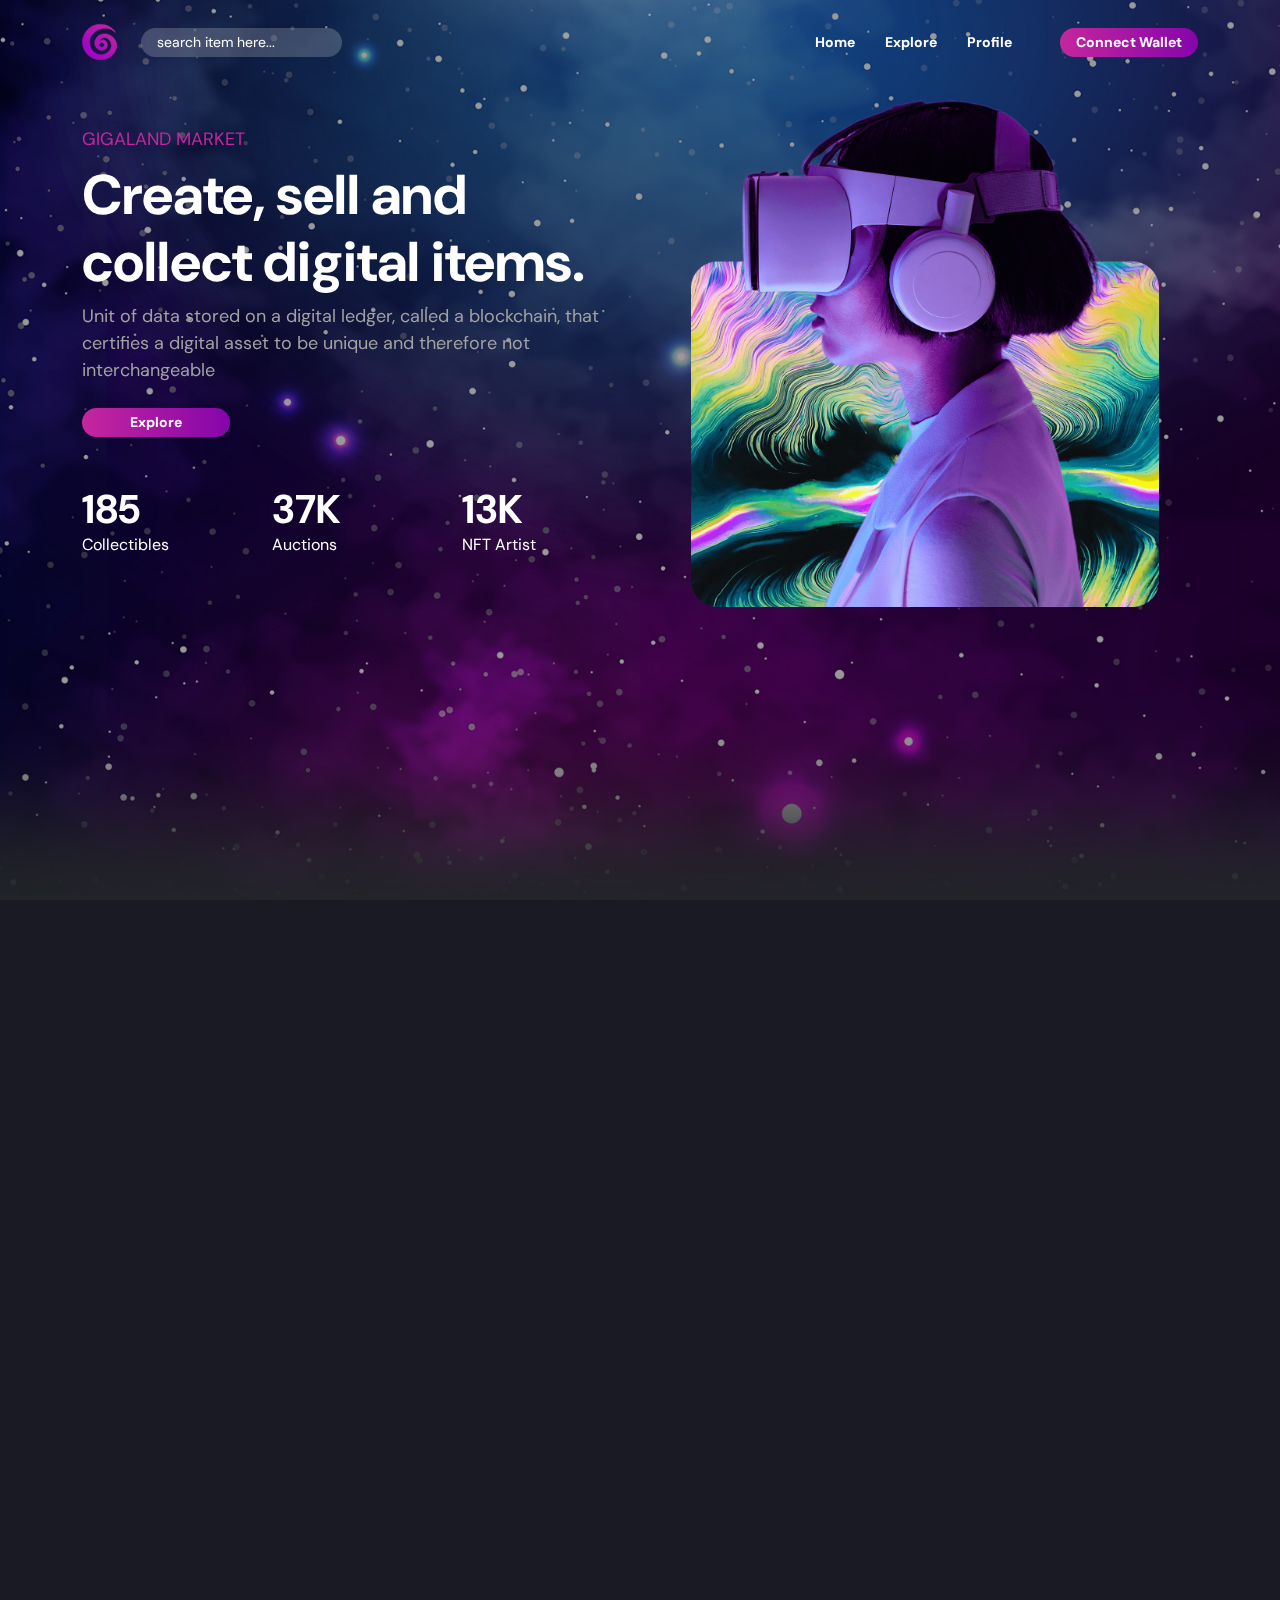
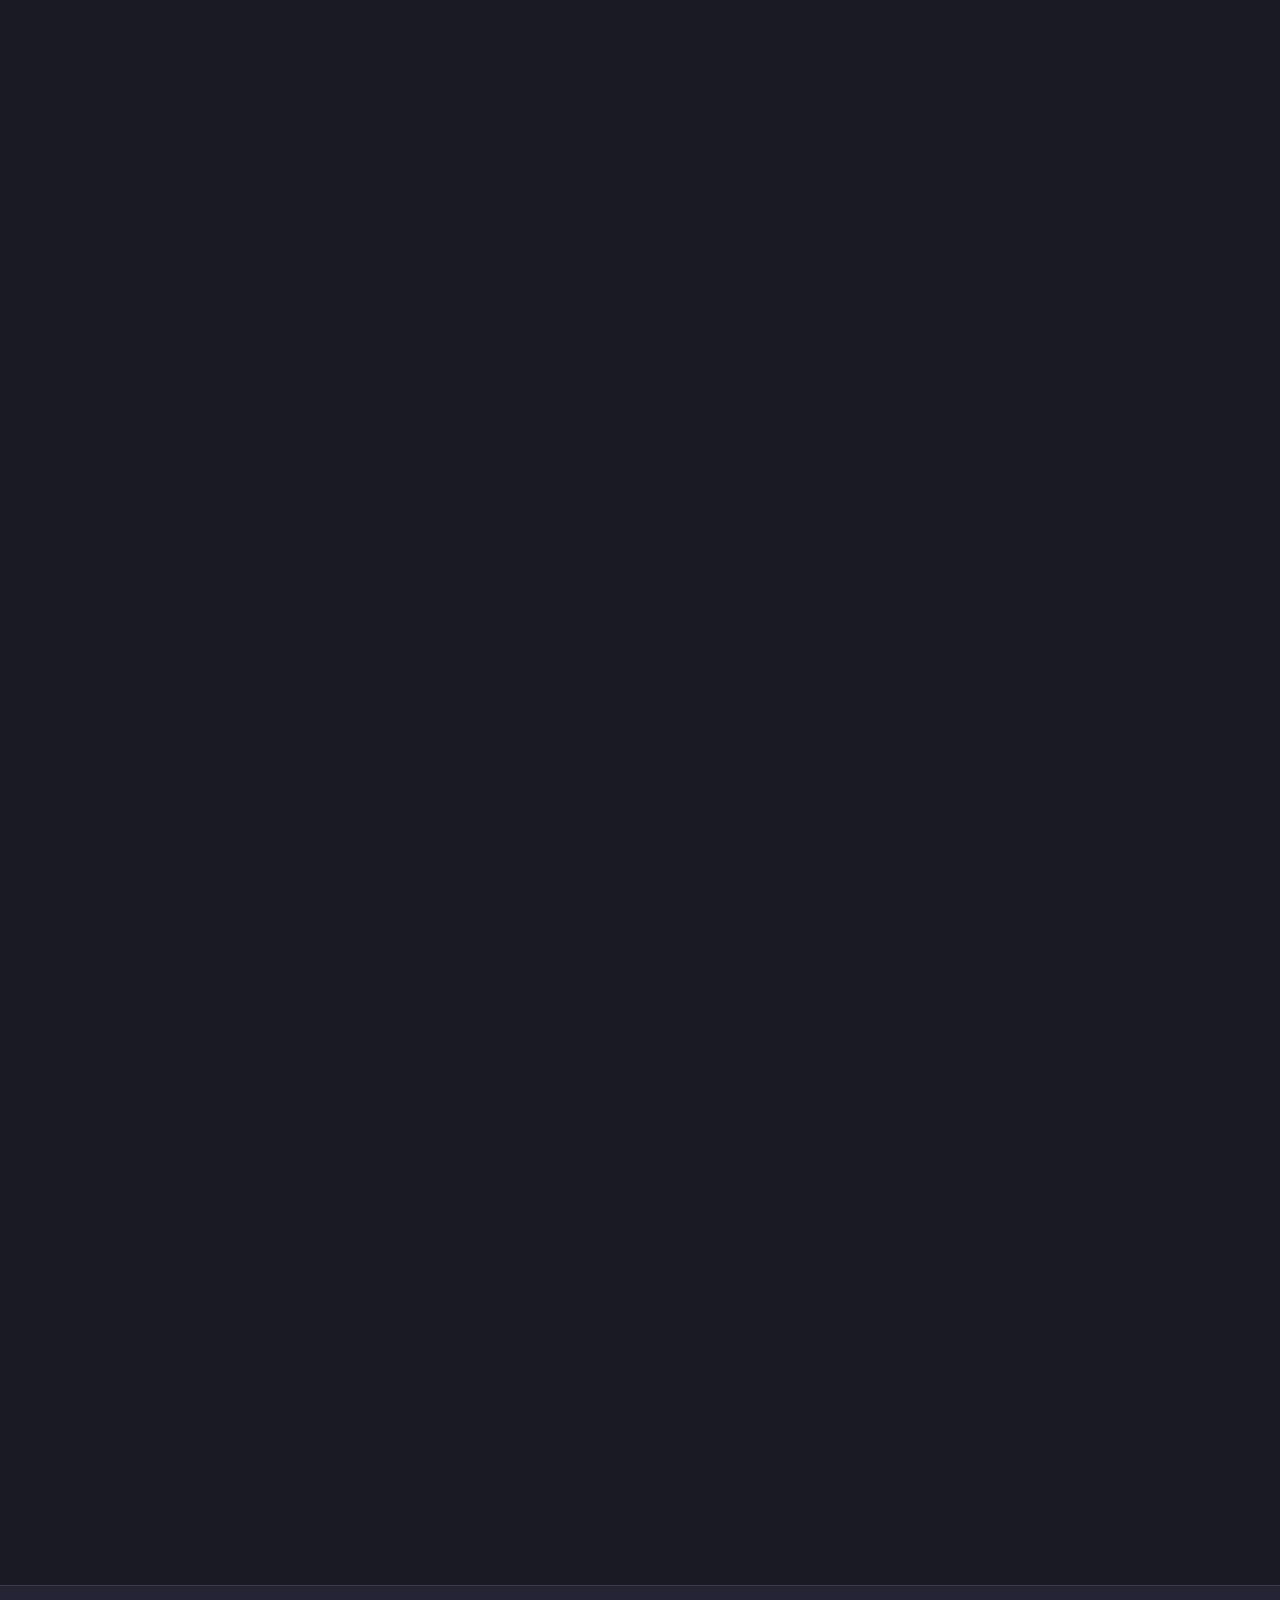
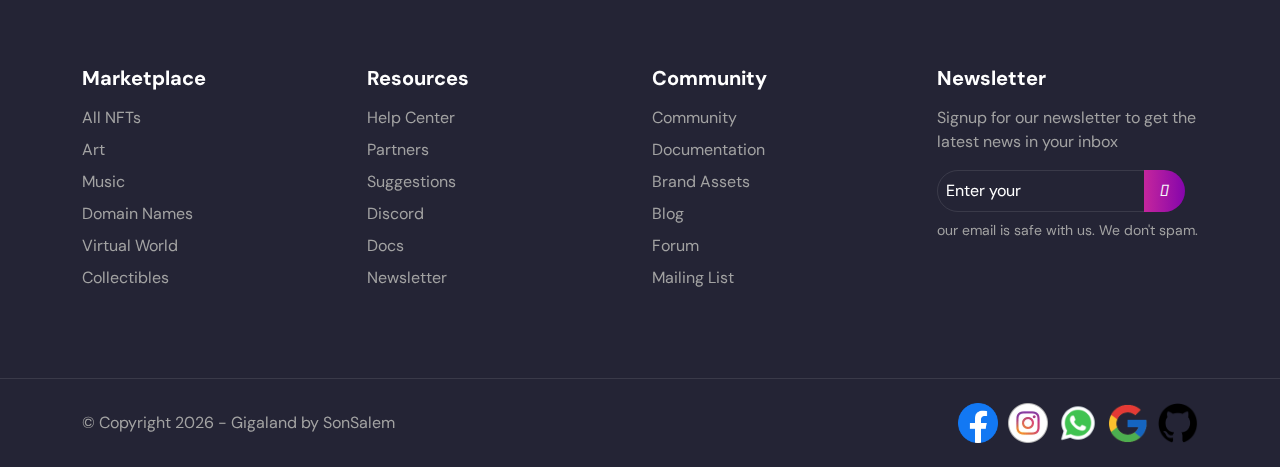
<file: index.html>
<!DOCTYPE html>
<html lang="en">
  <head>
    <meta charset="UTF-8">
    <meta name="viewport" content="width=device-width, initial-scale=1.0">
    <!-- FavIcon -->
    <link rel="icon" href="img/logo.png">
    <!-- Google Fonts -->
    <link rel="preconnect" href="https://fonts.googleapis.com">
    <link rel="preconnect" href="https://fonts.gstatic.com" crossorigin>
    <link href="https://fonts.googleapis.com/css2?family=DM+Sans:ital,opsz,wght@0,9..40,100;0,9..40,200;0,9..40,300;0,9..40,400;0,9..40,500;0,9..40,600;0,9..40,700;0,9..40,800;0,9..40,900;0,9..40,1000;1,9..40,100;1,9..40,200;1,9..40,300;1,9..40,400;1,9..40,500;1,9..40,600;1,9..40,700;1,9..40,800;1,9..40,900&display=swap" rel="stylesheet">
    <!-- Font Awesome Libaray -->
    <link rel="stylesheet" href="css/fontawesome.css">
    <link rel="stylesheet"  href="https://site-assets.fontawesome.com/releases/v6.5.1/css/all.css">
    <!-- Owl Carousel Library -->
    <link rel="stylesheet" href="css/owl.carousel.min.css">
    <!-- Animation Library -->
    <link rel="stylesheet" href="css/animated.css">
    <link rel="stylesheet" href="https://cdnjs.cloudflare.com/ajax/libs/animate.css/4.1.1/animate.min.css"/>
    <!-- Bootstrap Library -->
    <link rel="stylesheet" href="css/bootstrap.min.css">
    <!-- Mian CSS File -->
    <link rel="stylesheet" href="css/gigaland.css">
    <!-- Title Of Page -->
    <title>Gigland</title>
  </head>
  <body>
    <!-- Start Loading -->
    <div class="loading position-fixed w-100 h-100 top-0 start-0 d-flex align-items-center justify-content-center t-duration">
      <svg class="progress-ring wow rotateIn" width="120" height="120">
        <circle class="progress-ring__circle" stroke="var(--main-color)" stroke-width="4" fill="transparent" r="52" cx="60" cy="60"/>
      </svg>
    </div>
    <!-- End Loading -->
    <!-- Start Nav -->
    <nav class="fixed-top py-4 t-duration">
      <div class="container d-flex flex-wrap">
        <div class="logo d-flex align-items-center ">
          <div class="image">
            <img src="img/logo.png" alt="logo" class="img-fluid">
          </div>
        </div>
        <ul class="links d-flex gap-30 align-items-center me-5 t-duration flex-grow-1">
          <form action="search.html" method="get" class="search  d-md-block me-auto">
            <input class="rounded-5 ms-md-4 t-duration py-1 px-3 text-light" type="search" name="searchNav" id="searchNav" placeholder="search item here...">
          </form>
          <li><a class="position-relative" href="index.html">Home</a></li>
          <li><a class="position-relative" href="explore.html">Explore</a></li>
          <li><a class="position-relative" href="profile.html">Profile</a></li>
        </ul>
        <div class="menu-tog d-flex align-items-center ms-auto">
          <a class="bg-grad py-1 px-3 rounded-5 position-relative but-hover t-duration me-4 me-md-0" href="wallat.html">Connect Wallet</a>
          <div class="menu-toggle lead pointer d-md-none">
            <i class="fa-solid fa-bars"></i>
          </div>
        </div>
      </div>
    </nav>
    <!-- Start Nav -->
    <!-- Start Landing -->
    <section class="landing pt-100">
      <div class="container">
        <div class="row align-items-center">
          <div class="col-lg-6 wow slideInLeft">
            <div class="c-primary tit mb-2">GIGALAND MARKET</div>
            <div class="headline mb-2">Create, sell and collect digital items.</div>
            <div class="dec c-gray mb-4">Unit of data stored on a digital ledger, called a blockchain, that certifies a digital asset to be unique and therefore not interchangeable</div>
            <a class="bg-grad py-1 px-5 but-hover t-duration rounded-5 fs-14 fw-bold mb-5" href="explore.html">Explore</a>
            <div class="row p-0">
              <div class="col-sm-4 d-flex flex-column mb-4">
                <div class="num-count fw-bold display-6" data-count="2342">0</div>
                <span>Collectibles</span>
              </div>
              <div class="col-sm-4 d-flex flex-column mb-2">
                <div class="fw-bold display-6"><span class="num-count " data-count="90">0</span>K</div>
                <span>Auctions</span>
              </div>
              <div class="col-sm-4 d-flex flex-column mb-2">
                <div class="fw-bold display-6"><span class="num-count " data-count="27">0</span>K</div>
                <span>NFT Artist</span>
              </div>
            </div>
          </div>
          <div class="col-lg-6 d-none d-lg-block wow slideInRight">
            <img src="img/landing.png" alt="" class="img-fluid">
          </div>
        </div>
      </div>
    </section>
    <!-- End Landing -->
    <!-- Start Wallet -->
    <section class="wallet py-5">
      <div class="container">
        <h2 class="heading position-relative text-center mb-5 wow fadeIn">Supported Wallet</h2>
        <div class="row">
          <div class="col-lg-2 col-md-4 col-sm-6 mb-4 wow zoomIn">
            <div class="box pointer t-duration position-relative">
              <div class="box-inner w-100 h-100 d-flex align-items-center flex-column justify-content-center t-duration">
                <div class="image mb-3 t-duration">
                  <img src="img/1.png" alt="wallet" class="img-fluid">
                </div>
                <span class="fw-bold t-duration">Metamask</span>
              </div>
            </div>
          </div>
          <div class="col-lg-2 col-md-4 col-sm-6 mb-4 wow zoomIn">
            <div class="box pointer t-duration position-relative">
              <div class="box-inner w-100 h-100 d-flex align-items-center flex-column justify-content-center t-duration">
                <div class="image mb-3 t-duration">
                  <img src="img/2.png" alt="wallet" class="img-fluid">
                </div>
                <span class="fw-bold t-duration">Bitski</span>
              </div>
            </div>
          </div>
          <div class="col-lg-2 col-md-4 col-sm-6 mb-4 wow zoomIn">
            <div class="box pointer t-duration position-relative">
              <div class="box-inner w-100 h-100 d-flex align-items-center flex-column justify-content-center t-duration">
                <div class="image mb-3 t-duration">
                  <img src="img/3.png" alt="wallet" class="img-fluid">
                </div>
                <span class="fw-bold t-duration">Fortmatic</span>
              </div>
            </div>
          </div>
          <div class="col-lg-2 col-md-4 col-sm-6 mb-4 wow zoomIn">
            <div class="box pointer t-duration position-relative">
              <div class="box-inner w-100 h-100 d-flex align-items-center flex-column justify-content-center t-duration">
                <div class="image mb-3 t-duration">
                  <img src="img/4.png" alt="wallet" class="img-fluid">
                </div>
                <span class="fw-bold t-duration">WalletConnect</span>
              </div>
            </div>
          </div>
          <div class="col-lg-2 col-md-4 col-sm-6 mb-4 wow zoomIn">
            <div class="box pointer t-duration position-relative">
              <div class="box-inner w-100 h-100 d-flex align-items-center flex-column justify-content-center t-duration">
                <div class="image mb-3 t-duration">
                  <img src="img/5.png" alt="wallet" class="img-fluid">
                </div>
                <span class="fw-bold t-duration">Coinbase Wallet</span>
              </div>
            </div>
          </div>
          <div class="col-lg-2 col-md-4 col-sm-6 mb-4 wow zoomIn">
            <div class="box pointer t-duration position-relative">
              <div class="box-inner w-100 h-100 d-flex align-items-center flex-column justify-content-center t-duration">
                <div class="image mb-3 t-duration">
                  <img src="img/6.png" alt="wallet" class="img-fluid">
                </div>
                <span class="fw-bold t-duration">Arkanes</span>
              </div>
            </div>
          </div>
        </div>
      </div>
    </section>
    <!-- End Wallet -->
    <!-- Start Items -->
    <section class="items py-5">
      <div class="container">
        <h2 class="heading position-relative text-center mb-5 wow fadeIn">New Items</h2>
        <div class="owl-carousel owl-theme owl-items wow slideInUp">
          <div class="item main-rad bg-sec-dark p-4">
            <div class="image position-relative my-3">
              <div class="share t-duration main-rad position-absolute start-0 top-0 w-100 h-100 d-flex align-items-center justify-content-center flex-column px-4">
                <a href="#" class="link rounded-1 fs-14 py-1 w-100 mx-2 text-center mb-3 fw-bold">Buy Item</a>
                <div class="mb-2 fs-14 fw-bold">Share</div>
                <div class="d-flex links">
                  <a href="https://www.facebook.com/profile.php?id=61553863762148">
                    <img src="img/FaceBook.png" alt="img">
                  </a>
                  <a href="https://wa.me/201556617801">
                    <img src="img/Whatsapp.png" alt="img">
                  </a>
                  <a href="mailto:salemmamdouh77777@gmail.com">
                    <img src="img/Google.png" alt="img">
                  </a>
                </div>
              </div>
              <div class="circle-person position-absolute rounded-circle bg-grad pointer">
                <img src="img/author-2.jpg" alt="img" class="rounded-circle w-100 h-100 t-duration">
                <div class="right rounded-circle bg-grad position-absolute d-flex align-items-center justify-content-center">
                  <i class="fa-solid fa-check"></i>
                </div>
              </div>
              <img src="img/son-1.png" alt="img" class="main-rad w-100">
            </div>
            <div class="d-flex align-items-center justify-content-between gap-30">
              <div class="titID fw-bold text-truncate">AnimeSailorClub</div>
              <div class="sharebut pointer">
                <i class="fa-light fa-ellipsis"></i>
              </div>
            </div>
            <div class="fs-14 fw-bold mb-2"><span class="c-gray me-2">0.08</span>1/15</div>
            <div class="d-flex align-items-center justify-content-between fs-14 gap-30">
              <div class="c-primary fw-bold text-truncate">Place a bid</div>
              <div class="love pointer">
                <i class="fa-solid fa-heart me-1 t-duration"></i>50
              </div>
            </div>
          </div>
          <div class="item main-rad bg-sec-dark p-4">
            <div class="image position-relative my-3">
              <div class="share t-duration main-rad position-absolute start-0 top-0 w-100 h-100 d-flex align-items-center justify-content-center flex-column px-4">
                <a href="#" class="link rounded-1 fs-14 py-1 w-100 mx-2 text-center mb-3 fw-bold">Buy Item</a>
                <div class="mb-2 fs-14 fw-bold">Share</div>
                <div class="d-flex links">
                  <a href="https://www.facebook.com/profile.php?id=61553863762148">
                    <img src="img/FaceBook.png" alt="img">
                  </a>
                  <a href="https://wa.me/201556617801">
                    <img src="img/Whatsapp.png" alt="img">
                  </a>
                  <a href="mailto:salemmamdouh77777@gmail.com">
                    <img src="img/Google.png" alt="img">
                  </a>
                </div>
              </div>
              <div class="circle-person position-absolute rounded-circle bg-grad pointer">
                <img src="img/author-2.jpg" alt="img" class="rounded-circle w-100 h-100 t-duration">
                <div class="right rounded-circle bg-grad position-absolute d-flex align-items-center justify-content-center">
                  <i class="fa-solid fa-check"></i>
                </div>
              </div>
              <img src="img/static-14.png" alt="img" class="main-rad w-100">
            </div>
            <div class="d-flex align-items-center justify-content-between gap-30">
              <div class="titID fw-bold text-truncate">AnimeSailorClub</div>
              <div class="sharebut pointer">
                <i class="fa-light fa-ellipsis"></i>
              </div>
            </div>
            <div class="fs-14 fw-bold mb-2"><span class="c-gray me-2">0.08</span>1/15</div>
            <div class="d-flex align-items-center justify-content-between fs-14 gap-30">
              <div class="c-primary fw-bold text-truncate">Place a bid</div>
              <div class="love pointer">
                <i class="fa-solid fa-heart me-1 t-duration"></i>50
              </div>
            </div>
          </div>
          <div class="item main-rad bg-sec-dark p-4">
            <div class="image position-relative my-3">
              <div class="share t-duration main-rad position-absolute start-0 top-0 w-100 h-100 d-flex align-items-center justify-content-center flex-column px-4">
                <a href="#" class="link rounded-1 fs-14 py-1 w-100 mx-2 text-center mb-3 fw-bold">Buy Item</a>
                <div class="mb-2 fs-14 fw-bold">Share</div>
                <div class="d-flex links">
                  <a href="https://www.facebook.com/profile.php?id=61553863762148">
                    <img src="img/FaceBook.png" alt="img">
                  </a>
                  <a href="https://wa.me/201556617801">
                    <img src="img/Whatsapp.png" alt="img">
                  </a>
                  <a href="mailto:salemmamdouh77777@gmail.com">
                    <img src="img/Google.png" alt="img">
                  </a>
                </div>
              </div>
              <div class="circle-person position-absolute rounded-circle bg-grad pointer">
                <img src="img/author-1.jpg" alt="img" class="rounded-circle w-100 h-100 t-duration">
                <div class="right rounded-circle bg-grad position-absolute d-flex align-items-center justify-content-center">
                  <i class="fa-solid fa-check"></i>
                </div>
              </div>
              <img src="img/startic-13.png" alt="img" class="main-rad w-100">
            </div>
            <div class="d-flex align-items-center justify-content-between gap-30">
              <div class="titID fw-bold text-truncate">AnimeSailorClub</div>
              <div class="sharebut pointer">
                <i class="fa-light fa-ellipsis"></i>
              </div>
            </div>
            <div class="fs-14 fw-bold mb-2"><span class="c-gray me-2">0.08</span>1/15</div>
            <div class="d-flex align-items-center justify-content-between fs-14 gap-30">
              <div class="c-primary fw-bold text-truncate">Place a bid</div>
              <div class="love pointer">
                <i class="fa-solid fa-heart me-1 t-duration"></i>50
              </div>
            </div>
          </div>
          <div class="item main-rad bg-sec-dark p-4">
            <div class="image position-relative my-3">
              <div class="share t-duration main-rad position-absolute start-0 top-0 w-100 h-100 d-flex align-items-center justify-content-center flex-column px-4">
                <a href="#" class="link rounded-1 fs-14 py-1 w-100 mx-2 text-center mb-3 fw-bold">Buy Item</a>
                <div class="mb-2 fs-14 fw-bold">Share</div>
                <div class="d-flex links">
                  <a href="https://www.facebook.com/profile.php?id=61553863762148">
                    <img src="img/FaceBook.png" alt="img">
                  </a>
                  <a href="https://wa.me/201556617801">
                    <img src="img/Whatsapp.png" alt="img">
                  </a>
                  <a href="mailto:salemmamdouh77777@gmail.com">
                    <img src="img/Google.png" alt="img">
                  </a>
                </div>
              </div>
              <div class="circle-person position-absolute rounded-circle bg-grad pointer">
                <img src="img/author-2.jpg" alt="img" class="rounded-circle w-100 h-100 t-duration">
                <div class="right rounded-circle bg-grad position-absolute d-flex align-items-center justify-content-center">
                  <i class="fa-solid fa-check"></i>
                </div>
              </div>
              <img src="img/static-17.png" alt="img" class="main-rad w-100">
            </div>
            <div class="d-flex align-items-center justify-content-between gap-30">
              <div class="titID fw-bold text-truncate">AnimeSailorClub</div>
              <div class="sharebut pointer">
                <i class="fa-light fa-ellipsis"></i>
              </div>
            </div>
            <div class="fs-14 fw-bold mb-2"><span class="c-gray me-2">0.08</span>1/15</div>
            <div class="d-flex align-items-center justify-content-between fs-14 gap-30">
              <div class="c-primary fw-bold text-truncate">Place a bid</div>
              <div class="love pointer">
                <i class="fa-solid fa-heart me-1 t-duration"></i>50
              </div>
            </div>
          </div>
          <div class="item main-rad bg-sec-dark p-4">
            <div class="image position-relative my-3">
              <div class="share t-duration main-rad position-absolute start-0 top-0 w-100 h-100 d-flex align-items-center justify-content-center flex-column px-4">
                <a href="#" class="link rounded-1 fs-14 py-1 w-100 mx-2 text-center mb-3 fw-bold">Buy Item</a>
                <div class="mb-2 fs-14 fw-bold">Share</div>
                <div class="d-flex links">
                  <a href="https://www.facebook.com/profile.php?id=61553863762148">
                    <img src="img/FaceBook.png" alt="img">
                  </a>
                  <a href="https://wa.me/201556617801">
                    <img src="img/Whatsapp.png" alt="img">
                  </a>
                  <a href="mailto:salemmamdouh77777@gmail.com">
                    <img src="img/Google.png" alt="img">
                  </a>
                </div>
              </div>
              <div class="circle-person position-absolute rounded-circle bg-grad pointer">
                <img src="img/author-1.jpg" alt="img" class="rounded-circle w-100 h-100 t-duration">
                <div class="right rounded-circle bg-grad position-absolute d-flex align-items-center justify-content-center">
                  <i class="fa-solid fa-check"></i>
                </div>
              </div>
              <img src="img/static-18.png" alt="img" class="main-rad w-100">
            </div>
            <div class="d-flex align-items-center justify-content-between gap-30">
              <div class="titID fw-bold text-truncate">AnimeSailorClub</div>
              <div class="sharebut pointer">
                <i class="fa-light fa-ellipsis"></i>
              </div>
            </div>
            <div class="fs-14 fw-bold mb-2"><span class="c-gray me-2">0.08</span>1/15</div>
            <div class="d-flex align-items-center justify-content-between fs-14 gap-30">
              <div class="c-primary fw-bold text-truncate">Place a bid</div>
              <div class="love pointer">
                <i class="fa-solid fa-heart me-1 t-duration"></i>50
              </div>
            </div>
          </div>
          <div class="item main-rad bg-sec-dark p-4">
            <div class="image position-relative my-3">
              <div class="share t-duration main-rad position-absolute start-0 top-0 w-100 h-100 d-flex align-items-center justify-content-center flex-column px-4">
                <a href="#" class="link rounded-1 fs-14 py-1 w-100 mx-2 text-center mb-3 fw-bold">Buy Item</a>
                <div class="mb-2 fs-14 fw-bold">Share</div>
                <div class="d-flex links">
                  <a href="https://www.facebook.com/profile.php?id=61553863762148">
                    <img src="img/FaceBook.png" alt="img">
                  </a>
                  <a href="https://wa.me/201556617801">
                    <img src="img/Whatsapp.png" alt="img">
                  </a>
                  <a href="mailto:salemmamdouh77777@gmail.com">
                    <img src="img/Google.png" alt="img">
                  </a>
                </div>
              </div>
              <div class="circle-person position-absolute rounded-circle bg-grad pointer">
                <img src="img/author-3.jpg" alt="img" class="rounded-circle w-100 h-100 t-duration">
                <div class="right rounded-circle bg-grad position-absolute d-flex align-items-center justify-content-center">
                  <i class="fa-solid fa-check"></i>
                </div>
              </div>
              <img src="img/col-7.png" alt="img" class="main-rad w-100">
            </div>
            <div class="d-flex align-items-center justify-content-between gap-30">
              <div class="titID fw-bold text-truncate">AnimeSailorClub</div>
              <div class="sharebut pointer">
                <i class="fa-light fa-ellipsis"></i>
              </div>
            </div>
            <div class="fs-14 fw-bold mb-2"><span class="c-gray me-2">0.08</span>1/15</div>
            <div class="d-flex align-items-center justify-content-between fs-14 gap-30">
              <div class="c-primary fw-bold text-truncate">Place a bid</div>
              <div class="love pointer">
                <i class="fa-solid fa-heart me-1 t-duration"></i>50
              </div>
            </div>
          </div>
          <div class="item main-rad bg-sec-dark p-4">
            <div class="image position-relative my-3">
              <div class="share t-duration main-rad position-absolute start-0 top-0 w-100 h-100 d-flex align-items-center justify-content-center flex-column px-4">
                <a href="#" class="link rounded-1 fs-14 py-1 w-100 mx-2 text-center mb-3 fw-bold">Buy Item</a>
                <div class="mb-2 fs-14 fw-bold">Share</div>
                <div class="d-flex links">
                  <a href="https://www.facebook.com/profile.php?id=61553863762148">
                    <img src="img/FaceBook.png" alt="img">
                  </a>
                  <a href="https://wa.me/201556617801">
                    <img src="img/Whatsapp.png" alt="img">
                  </a>
                  <a href="mailto:salemmamdouh77777@gmail.com">
                    <img src="img/Google.png" alt="img">
                  </a>
                </div>
              </div>
              <div class="circle-person position-absolute rounded-circle bg-grad pointer">
                <img src="img/author-4.jpg" alt="img" class="rounded-circle w-100 h-100 t-duration">
                <div class="right rounded-circle bg-grad position-absolute d-flex align-items-center justify-content-center">
                  <i class="fa-solid fa-check"></i>
                </div>
              </div>
              <img src="img/col-9.png" alt="img" class="main-rad w-100">
            </div>
            <div class="d-flex align-items-center justify-content-between gap-30">
              <div class="titID fw-bold text-truncate">AnimeSailorClub</div>
              <div class="sharebut pointer">
                <i class="fa-light fa-ellipsis"></i>
              </div>
            </div>
            <div class="fs-14 fw-bold mb-2"><span class="c-gray me-2">0.08</span>1/15</div>
            <div class="d-flex align-items-center justify-content-between fs-14 gap-30">
              <div class="c-primary fw-bold text-truncate">Place a bid</div>
              <div class="love pointer">
                <i class="fa-solid fa-heart me-1 t-duration"></i>50
              </div>
            </div>
          </div>
          <div class="item main-rad bg-sec-dark p-4">
            <div class="image position-relative my-3">
              <div class="share t-duration main-rad position-absolute start-0 top-0 w-100 h-100 d-flex align-items-center justify-content-center flex-column px-4">
                <a href="#" class="link rounded-1 fs-14 py-1 w-100 mx-2 text-center mb-3 fw-bold">Buy Item</a>
                <div class="mb-2 fs-14 fw-bold">Share</div>
                <div class="d-flex links">
                  <a href="https://www.facebook.com/profile.php?id=61553863762148">
                    <img src="img/FaceBook.png" alt="img">
                  </a>
                  <a href="https://wa.me/201556617801">
                    <img src="img/Whatsapp.png" alt="img">
                  </a>
                  <a href="mailto:salemmamdouh77777@gmail.com">
                    <img src="img/Google.png" alt="img">
                  </a>
                </div>
              </div>
              <div class="circle-person position-absolute rounded-circle bg-grad pointer">
                <img src="img/author-5.jpg" alt="img" class="rounded-circle w-100 h-100 t-duration">
                <div class="right rounded-circle bg-grad position-absolute d-flex align-items-center justify-content-center">
                  <i class="fa-solid fa-check"></i>
                </div>
              </div>
              <img src="img/son-13.png" alt="img" class="main-rad w-100">
            </div>
            <div class="d-flex align-items-center justify-content-between gap-30">
              <div class="titID fw-bold text-truncate">AnimeSailorClub</div>
              <div class="sharebut pointer">
                <i class="fa-light fa-ellipsis"></i>
              </div>
            </div>
            <div class="fs-14 fw-bold mb-2"><span class="c-gray me-2">0.08</span>1/15</div>
            <div class="d-flex align-items-center justify-content-between fs-14 gap-30">
              <div class="c-primary fw-bold text-truncate">Place a bid</div>
              <div class="love pointer">
                <i class="fa-solid fa-heart me-1 t-duration"></i>50
              </div>
            </div>
          </div>
          <div class="item main-rad bg-sec-dark p-4">
            <div class="image position-relative my-3">
              <div class="share t-duration main-rad position-absolute start-0 top-0 w-100 h-100 d-flex align-items-center justify-content-center flex-column px-4">
                <a href="#" class="link rounded-1 fs-14 py-1 w-100 mx-2 text-center mb-3 fw-bold">Buy Item</a>
                <div class="mb-2 fs-14 fw-bold">Share</div>
                <div class="d-flex links">
                  <a href="https://www.facebook.com/profile.php?id=61553863762148">
                    <img src="img/FaceBook.png" alt="img">
                  </a>
                  <a href="https://wa.me/201556617801">
                    <img src="img/Whatsapp.png" alt="img">
                  </a>
                  <a href="mailto:salemmamdouh77777@gmail.com">
                    <img src="img/Google.png" alt="img">
                  </a>
                </div>
              </div>
              <div class="circle-person position-absolute rounded-circle bg-grad pointer">
                <img src="img/author-6.jpg" alt="img" class="rounded-circle w-100 h-100 t-duration">
                <div class="right rounded-circle bg-grad position-absolute d-flex align-items-center justify-content-center">
                  <i class="fa-solid fa-check"></i>
                </div>
              </div>
              <img src="img/col-10.png" alt="img" class="main-rad w-100">
            </div>
            <div class="d-flex align-items-center justify-content-between gap-30">
              <div class="titID fw-bold text-truncate">AnimeSailorClub</div>
              <div class="sharebut pointer">
                <i class="fa-light fa-ellipsis"></i>
              </div>
            </div>
            <div class="fs-14 fw-bold mb-2"><span class="c-gray me-2">0.08</span>1/15</div>
            <div class="d-flex align-items-center justify-content-between fs-14 gap-30">
              <div class="c-primary fw-bold text-truncate">Place a bid</div>
              <div class="love pointer">
                <i class="fa-solid fa-heart me-1 t-duration"></i>50
              </div>
            </div>
          </div>
          <div class="item main-rad bg-sec-dark p-4">
            <div class="image position-relative my-3">
              <div class="share t-duration main-rad position-absolute start-0 top-0 w-100 h-100 d-flex align-items-center justify-content-center flex-column px-4">
                <a href="#" class="link rounded-1 fs-14 py-1 w-100 mx-2 text-center mb-3 fw-bold">Buy Item</a>
                <div class="mb-2 fs-14 fw-bold">Share</div>
                <div class="d-flex links">
                  <a href="https://www.facebook.com/profile.php?id=61553863762148">
                    <img src="img/FaceBook.png" alt="img">
                  </a>
                  <a href="https://wa.me/201556617801">
                    <img src="img/Whatsapp.png" alt="img">
                  </a>
                  <a href="mailto:salemmamdouh77777@gmail.com">
                    <img src="img/Google.png" alt="img">
                  </a>
                </div>
              </div>
              <div class="circle-person position-absolute rounded-circle bg-grad pointer">
                <img src="img/author-7.jpg" alt="img" class="rounded-circle w-100 h-100 t-duration">
                <div class="right rounded-circle bg-grad position-absolute d-flex align-items-center justify-content-center">
                  <i class="fa-solid fa-check"></i>
                </div>
              </div>
              <img src="img/static-20.png" alt="img" class="main-rad w-100">
            </div>
            <div class="d-flex align-items-center justify-content-between gap-30">
              <div class="titID fw-bold text-truncate">AnimeSailorClub</div>
              <div class="sharebut pointer">
                <i class="fa-light fa-ellipsis"></i>
              </div>
            </div>
            <div class="fs-14 fw-bold mb-2"><span class="c-gray me-2">0.08</span>1/15</div>
            <div class="d-flex align-items-center justify-content-between fs-14 gap-30">
              <div class="c-primary fw-bold text-truncate">Place a bid</div>
              <div class="love pointer">
                <i class="fa-solid fa-heart me-1 t-duration"></i>50
              </div>
            </div>
          </div>
        </div>
      </div>
    </section>
    <!-- End Items -->
    <!-- Start HotCollection -->
    <section class="items hot py-5">
      <div class="container">
        <h2 class="heading position-relative text-center mb-5 wow fadeIn">Hot Collections</h2>
        <div class="owl-carousel owl-theme owl-items wow slideInUp">
          <div class="item main-rad bg-sec-dark p-2">
            <div class="image position-relative">
              <img src="img/col-7.png" alt="img" class="main-rad w-100">
            </div>
            <div class="circle-person rounded-circle bg-grad pointer mx-auto">
              <img src="img/author-1.jpg" alt="img" class="rounded-circle w-100 h-100 t-duration">
              <div class="right rounded-circle bg-grad position-absolute d-flex align-items-center justify-content-center">
                <i class="fa-solid fa-check"></i>
              </div>
            </div>
            <div class="titID fw-bold text-truncate text-center">AnimeSailorClub</div>
            <div class="fs-14 mb-2 c-gray text-center">ERC-7</div>
          </div>
          <div class="item main-rad bg-sec-dark p-2">
            <div class="image position-relative">
              <img src="img/col-8.png" alt="img" class="main-rad w-100">
            </div>
            <div class="circle-person rounded-circle bg-grad pointer mx-auto">
              <img src="img/author-2.jpg" alt="img" class="rounded-circle w-100 h-100 t-duration">
              <div class="right rounded-circle bg-grad position-absolute d-flex align-items-center justify-content-center">
                <i class="fa-solid fa-check"></i>
              </div>
            </div>
            <div class="titID fw-bold text-truncate text-center">AnimeSailorClub</div>
            <div class="fs-14 mb-2 c-gray text-center">ERC-7</div>
          </div>
          <div class="item main-rad bg-sec-dark p-2">
            <div class="image position-relative">
              <img src="img/col-9.png" alt="img" class="main-rad w-100">
            </div>
            <div class="circle-person rounded-circle bg-grad pointer mx-auto">
              <img src="img/author-3.jpg" alt="img" class="rounded-circle w-100 h-100 t-duration">
              <div class="right rounded-circle bg-grad position-absolute d-flex align-items-center justify-content-center">
                <i class="fa-solid fa-check"></i>
              </div>
            </div>
            <div class="titID fw-bold text-truncate text-center">AnimeSailorClub</div>
            <div class="fs-14 mb-2 c-gray text-center">ERC-7</div>
          </div>
          <div class="item main-rad bg-sec-dark p-2">
            <div class="image position-relative">
              <img src="img/col-10.png" alt="img" class="main-rad w-100">
            </div>
            <div class="circle-person rounded-circle bg-grad pointer mx-auto">
              <img src="img/author-4.jpg" alt="img" class="rounded-circle w-100 h-100 t-duration">
              <div class="right rounded-circle bg-grad position-absolute d-flex align-items-center justify-content-center">
                <i class="fa-solid fa-check"></i>
              </div>
            </div>
            <div class="titID fw-bold text-truncate text-center">AnimeSailorClub</div>
            <div class="fs-14 mb-2 c-gray text-center">ERC-7</div>
          </div>
          <div class="item main-rad bg-sec-dark p-2">
            <div class="image position-relative">
              <img src="img/col-11.png" alt="img" class="main-rad w-100">
            </div>
            <div class="circle-person rounded-circle bg-grad pointer mx-auto">
              <img src="img/author-5.jpg" alt="img" class="rounded-circle w-100 h-100 t-duration">
              <div class="right rounded-circle bg-grad position-absolute d-flex align-items-center justify-content-center">
                <i class="fa-solid fa-check"></i>
              </div>
            </div>
            <div class="titID fw-bold text-truncate text-center">AnimeSailorClub</div>
            <div class="fs-14 mb-2 c-gray text-center">ERC-7</div>
          </div>
          <div class="item main-rad bg-sec-dark p-2">
            <div class="image position-relative">
              <img src="img/col-12.png" alt="img" class="main-rad w-100">
            </div>
            <div class="circle-person rounded-circle bg-grad pointer mx-auto">
              <img src="img/author-6.jpg" alt="img" class="rounded-circle w-100 h-100 t-duration">
              <div class="right rounded-circle bg-grad position-absolute d-flex align-items-center justify-content-center">
                <i class="fa-solid fa-check"></i>
              </div>
            </div>
            <div class="titID fw-bold text-truncate text-center">AnimeSailorClub</div>
            <div class="fs-14 mb-2 c-gray text-center">ERC-7</div>
          </div>
          <div class="item main-rad bg-sec-dark p-2">
            <div class="image position-relative">
              <img src="img/col-11.png" alt="img" class="main-rad w-100">
            </div>
            <div class="circle-person rounded-circle bg-grad pointer mx-auto">
              <img src="img/author-5.jpg" alt="img" class="rounded-circle w-100 h-100 t-duration">
              <div class="right rounded-circle bg-grad position-absolute d-flex align-items-center justify-content-center">
                <i class="fa-solid fa-check"></i>
              </div>
            </div>
            <div class="titID fw-bold text-truncate text-center">AnimeSailorClub</div>
            <div class="fs-14 mb-2 c-gray text-center">ERC-7</div>
          </div>
          <div class="item main-rad bg-sec-dark p-2">
            <div class="image position-relative">
              <img src="img/col-12.png" alt="img" class="main-rad w-100">
            </div>
            <div class="circle-person rounded-circle bg-grad pointer mx-auto">
              <img src="img/author-6.jpg" alt="img" class="rounded-circle w-100 h-100 t-duration">
              <div class="right rounded-circle bg-grad position-absolute d-flex align-items-center justify-content-center">
                <i class="fa-solid fa-check"></i>
              </div>
            </div>
            <div class="titID fw-bold text-truncate text-center">AnimeSailorClub</div>
            <div class="fs-14 mb-2 c-gray text-center">ERC-7</div>
          </div>
        </div>
      </div>
    </section>
    <!-- End HotCollection -->
    <!-- Start Seller -->
    <section class="seller py-5">
      <div class="container">
        <h2 class="heading position-relative text-center mb-5 wow fadeIn">Top Seller</h2>
        <div class="row">
          <div class="col-lg-3 col-sm-6 wow slideInUp">
            <div class="d-flex mb-4 align-items-center">
              <div class="c-gray me-2 align-self-start d-flex"><div class="order"></div>.</div>
              <div class="circle-person rounded-circle bg-grad pointer me-2 position-relative">
                <img src="img/author-2.jpg" alt="img" class="rounded-circle w-100 h-100 t-duration">
                <div class="right rounded-circle bg-grad position-absolute d-flex align-items-center justify-content-center">
                  <i class="fa-solid fa-check"></i>
                </div>
              </div>
              <div class="text">
                <div class="fw-bold">SonSalem77</div>
                <div class="c-gray fs-14">3.2 ETH</div>
              </div>
            </div>
            <div class="d-flex mb-4 align-items-center">
              <div class="c-gray me-2 align-self-start d-flex"><div class="order"></div>.</div>
              <div class="circle-person rounded-circle bg-grad pointer me-2 position-relative">
                <img src="img/author-1.jpg" alt="img" class="rounded-circle w-100 h-100 t-duration">
                <div class="right rounded-circle bg-grad position-absolute d-flex align-items-center justify-content-center">
                  <i class="fa-solid fa-check"></i>
                </div>
              </div>
              <div class="text">
                <div class="fw-bold"> Nicholas Daniels</div>
                <div class="c-gray fs-14">3.2 ETH</div>
              </div>
            </div>
            <div class="d-flex mb-4 align-items-center">
              <div class="c-gray me-2 align-self-start d-flex"><div class="order"></div>.</div>
              <div class="circle-person rounded-circle bg-grad pointer me-2 position-relative">
                <img src="img/author-3.jpg" alt="img" class="rounded-circle w-100 h-100 t-duration">
                <div class="right rounded-circle bg-grad position-absolute d-flex align-items-center justify-content-center">
                  <i class="fa-solid fa-check"></i>
                </div>
              </div>
              <div class="text">
                <div class="fw-bold">Mo Ea</div>
                <div class="c-gray fs-14">3.2 ETH</div>
              </div>
            </div>
        </div>
          <div class="col-lg-3 col-sm-6 wow slideInUp">
            <div class="d-flex mb-4 align-items-center">
              <div class="c-gray me-2 align-self-start d-flex"><div class="order"></div>.</div>
              <div class="circle-person rounded-circle bg-grad pointer me-2 position-relative">
                <img src="img/author-5.jpg" alt="img" class="rounded-circle w-100 h-100 t-duration">
                <div class="right rounded-circle bg-grad position-absolute d-flex align-items-center justify-content-center">
                  <i class="fa-solid fa-check"></i>
                </div>
              </div>
              <div class="text">
                <div class="fw-bold">Jimmy Wright</div>
                <div class="c-gray fs-14">3.2 ETH</div>
              </div>
            </div>
            <div class="d-flex mb-4 align-items-center">
              <div class="c-gray me-2 align-self-start d-flex"><div class="order"></div>.</div>
              <div class="circle-person rounded-circle bg-grad pointer me-2 position-relative">
                <img src="img/author-4.jpg" alt="img" class="rounded-circle w-100 h-100 t-duration">
                <div class="right rounded-circle bg-grad position-absolute d-flex align-items-center justify-content-center">
                  <i class="fa-solid fa-check"></i>
                </div>
              </div>
              <div class="text">
                <div class="fw-bold">Lori Hart</div>
                <div class="c-gray fs-14">3.2 ETH</div>
              </div>
            </div>
            <div class="d-flex mb-4 align-items-center">
              <div class="c-gray me-2 align-self-start d-flex"><div class="order"></div>.</div>
              <div class="circle-person rounded-circle bg-grad pointer me-2 position-relative">
                <img src="img/author-6.jpg" alt="img" class="rounded-circle w-100 h-100 t-duration">
                <div class="right rounded-circle bg-grad position-absolute d-flex align-items-center justify-content-center">
                  <i class="fa-solid fa-check"></i>
                </div>
              </div>
              <div class="text">
                <div class="fw-bold">Fred Ryan</div>
                <div class="c-gray fs-14">3.2 ETH</div>
              </div>
            </div>
        </div>
          <div class="col-lg-3 col-sm-6 wow slideInUp">
            <div class="d-flex mb-4 align-items-center">
              <div class="c-gray me-2 align-self-start d-flex"><div class="order"></div>.</div>
              <div class="circle-person rounded-circle bg-grad pointer me-2 position-relative">
                <img src="img/author-2.jpg" alt="img" class="rounded-circle w-100 h-100 t-duration">
                <div class="right rounded-circle bg-grad position-absolute d-flex align-items-center justify-content-center">
                  <i class="fa-solid fa-check"></i>
                </div>
              </div>
              <div class="text">
                <div class="fw-bold">SonSalem77</div>
                <div class="c-gray fs-14">3.2 ETH</div>
              </div>
            </div>
            <div class="d-flex mb-4 align-items-center">
              <div class="c-gray me-2 align-self-start d-flex"><div class="order"></div>.</div>
              <div class="circle-person rounded-circle bg-grad pointer me-2 position-relative">
                <img src="img/author-1.jpg" alt="img" class="rounded-circle w-100 h-100 t-duration">
                <div class="right rounded-circle bg-grad position-absolute d-flex align-items-center justify-content-center">
                  <i class="fa-solid fa-check"></i>
                </div>
              </div>
              <div class="text">
                <div class="fw-bold"> Nicholas Daniels</div>
                <div class="c-gray fs-14">3.2 ETH</div>
              </div>
            </div>
            <div class="d-flex mb-4 align-items-center">
              <div class="c-gray me-2 align-self-start d-flex"><div class="order"></div>.</div>
              <div class="circle-person rounded-circle bg-grad pointer me-2 position-relative">
                <img src="img/author-3.jpg" alt="img" class="rounded-circle w-100 h-100 t-duration">
                <div class="right rounded-circle bg-grad position-absolute d-flex align-items-center justify-content-center">
                  <i class="fa-solid fa-check"></i>
                </div>
              </div>
              <div class="text">
                <div class="fw-bold">Mo Ea</div>
                <div class="c-gray fs-14">3.2 ETH</div>
              </div>
            </div>
        </div>
          <div class="col-lg-3 col-sm-6 wow slideInUp">
            <div class="d-flex mb-4 align-items-center">
              <div class="c-gray me-2 align-self-start d-flex"><div class="order"></div>.</div>
              <div class="circle-person rounded-circle bg-grad pointer me-2 position-relative">
                <img src="img/author-5.jpg" alt="img" class="rounded-circle w-100 h-100 t-duration">
                <div class="right rounded-circle bg-grad position-absolute d-flex align-items-center justify-content-center">
                  <i class="fa-solid fa-check"></i>
                </div>
              </div>
              <div class="text">
                <div class="fw-bold">Jimmy Wright</div>
                <div class="c-gray fs-14">3.2 ETH</div>
              </div>
            </div>
            <div class="d-flex mb-4 align-items-center">
              <div class="c-gray me-2 align-self-start d-flex"><div class="order"></div>.</div>
              <div class="circle-person rounded-circle bg-grad pointer me-2 position-relative">
                <img src="img/author-4.jpg" alt="img" class="rounded-circle w-100 h-100 t-duration">
                <div class="right rounded-circle bg-grad position-absolute d-flex align-items-center justify-content-center">
                  <i class="fa-solid fa-check"></i>
                </div>
              </div>
              <div class="text">
                <div class="fw-bold">Lori Hart</div>
                <div class="c-gray fs-14">3.2 ETH</div>
              </div>
            </div>
            <div class="d-flex mb-4 align-items-center">
              <div class="c-gray me-2 align-self-start d-flex"><div class="order"></div>.</div>
              <div class="circle-person rounded-circle bg-grad pointer me-2 position-relative">
                <img src="img/author-6.jpg" alt="img" class="rounded-circle w-100 h-100 t-duration">
                <div class="right rounded-circle bg-grad position-absolute d-flex align-items-center justify-content-center">
                  <i class="fa-solid fa-check"></i>
                </div>
              </div>
              <div class="text">
                <div class="fw-bold">Fred Ryan</div>
                <div class="c-gray fs-14">3.2 ETH</div>
              </div>
            </div>
        </div>
        </div>
      </div>
    </section>
    <!-- Start Seller -->
    <!-- Start Create Seller -->
    <section class="creatSeller py-5">
      <div class="container">
        <h2 class="heading position-relative text-center mb-5 wow fadeIn">Create and Sell Now</h2>
        <div class="row text-center">
          <div class="col-lg-4 col-md-6 mb-4 wow fadeIn">
            <div class="box p-5 main-rad">
              <div class="ico bg-grad d-flex align-items-center justify-content-center rounded-1 mx-auto mb-3">
                <i class="fa-light fa-wallet"></i>
              </div>
              <div class="title fw-bold lead mb-3">Set up your wallet</div>
              <div class="c-gray fs-14">Sed ut perspiciatis unde omnis iste natus error sit voluptatem accusantium doloremque laudantium, totam rem.</div>
            </div>
          </div>
          <div class="col-lg-4 col-md-6 mb-4 wow fadeIn">
            <div class="box p-5 main-rad">
              <div class="ico bg-grad d-flex align-items-center justify-content-center rounded-1 mx-auto mb-3">
                <i class="fa-light fa-cloud-arrow-up"></i>
              </div>
              <div class="title fw-bold lead mb-3">Add your NFT's</div>
              <div class="c-gray fs-14">Sed ut perspiciatis unde omnis iste natus error sit voluptatem accusantium doloremque laudantium, totam rem.</div>
            </div>
          </div>
          <div class="col-lg-4 col-md-6 mb-4 wow fadeIn">
            <div class="box p-5 main-rad">
              <div class="ico bg-grad d-flex align-items-center justify-content-center rounded-1 mx-auto mb-3">
                <i class="fa-light fa-tag"></i>
              </div>
              <div class="title fw-bold lead mb-3">Sell your NFT's</div>
              <div class="c-gray fs-14">Sed ut perspiciatis unde omnis iste natus error sit voluptatem accusantium doloremque laudantium, totam rem.</div>
            </div>
          </div>
        </div>
      </div>
    </section>
    <!-- End Create Seller -->
    <!-- Start Footer -->
    <footer class="bg-sec-dark mt-5">
      <div class="container">
        <div class="row">
          <div class="col-lg-3 col-md-6">
            <h5 class="headLinks fw-bold mb-3">Marketplace</h5>
            <ul>
              <li><a href="#" class="c-gray c-primary-hover mb-2">All NFTs</a></li>
              <li><a href="#" class="c-gray c-primary-hover mb-2">Art</a></li>
              <li><a href="#" class="c-gray c-primary-hover mb-2">Music</a></li>
              <li><a href="#" class="c-gray c-primary-hover mb-2">Domain Names</a></li>
              <li><a href="#" class="c-gray c-primary-hover mb-2">Virtual World</a></li>
              <li><a href="#" class="c-gray c-primary-hover mb-2">Collectibles</a></li>
            </ul>
          </div>
          <div class="col-lg-3 col-md-6">
            <h5 class="headLinks fw-bold mb-3">Resources</h5>
            <ul>
              <li><a href="#" class="c-gray c-primary-hover mb-2">Help Center</a></li>
              <li><a href="#" class="c-gray c-primary-hover mb-2">Partners</a></li>
              <li><a href="#" class="c-gray c-primary-hover mb-2">Suggestions</a></li>
              <li><a href="#" class="c-gray c-primary-hover mb-2">Discord</a></li>
              <li><a href="#" class="c-gray c-primary-hover mb-2">Docs</a></li>
              <li><a href="#" class="c-gray c-primary-hover mb-2">Newsletter</a></li>
            </ul>
          </div>
          <div class="col-lg-3 col-md-6">
            <h5 class="headLinks fw-bold mb-3">Community</h5>
            <ul>
              <li><a href="#" class="c-gray c-primary-hover mb-2">Community</a></li>
              <li><a href="#" class="c-gray c-primary-hover mb-2">Documentation</a></li>
              <li><a href="#" class="c-gray c-primary-hover mb-2">Brand Assets</a></li>
              <li><a href="#" class="c-gray c-primary-hover mb-2">Blog</a></li>
              <li><a href="#" class="c-gray c-primary-hover mb-2">Forum</a></li>
              <li><a href="#" class="c-gray c-primary-hover mb-2">Mailing List</a></li>
            </ul>
          </div>
          <div class="col-lg-3 col-md-6">
            <h5 class="headLinks fw-bold mb-3">Newsletter</h5>
            <div class="c-gray c-primary-hover mb-3">Signup for our newsletter to get the latest news in your inbox</div>
            <div class="input-group mb-2">
              <input type="text" class="foem-control bg-transparent border-w p-2" placeholder="Enter your">
              <div class="input-group-text ps-3 pe-3 bg-grad border-0 text-light pointer">
                <i class="fa-thin fa-arrow-right"></i>
              </div>
            </div>
            <div class="c-gray fs-14">our email is safe with us. We don't spam.</div>
          </div>
        </div>
      </div>
      <div class="copyr py-4">
        <div class="container d-flex justify-content-between align-items-center">
          <div class="c-gray">© Copyright <span class="staticYear"></span> - Gigaland by SonSalem</div>
          <ul class="links d-flex gap-10 align-items-center">
            <a href="https://www.facebook.com/profile.php?id=61553863762148">
              <img src="img/FaceBook.png" alt="image">
            </a>
            <a href="https://www.instagram.com/salemmamdouh77/">
              <img src="img/insta.webp" alt="image">
            </a>
            <a href="https://wa.me/201556617801">
              <img src="img/Whatsapp.png" alt="image">
            </a>
            <a href="mailto:salemmamdouh77777@gmail.com">
              <img src="img/Google.png" alt="image">
            </a>
            <a href="https://github.com/sonsalem">
              <img src="img/github.png" alt="image">
            </a>
          </ul>
        </div>
      </div>
    </footer>
    <!-- End Footer -->
  <!-- Popper -->
  <script src="js/popper.min.js"></script>
  <!-- JQueray Libraray -->
  <script src="js/jquery.min.js"></script>
  <!-- Owl Carousel Library -->
  <script src="js/owl.carousel.min.js"></script>
  <!-- Animation Libaray And WOW -->
  <script src="js/animation.js"></script>
  <script src="js/wow.min.js"></script>
  <script>new WOW().init();</script>
  <!-- Bootstrap Library -->
  <script src="js/bootstrap.min.js"></script>
  <!-- Main JS File -->
  <script src="js/gigaland.js"></script>
  </body>
</html>
</file>
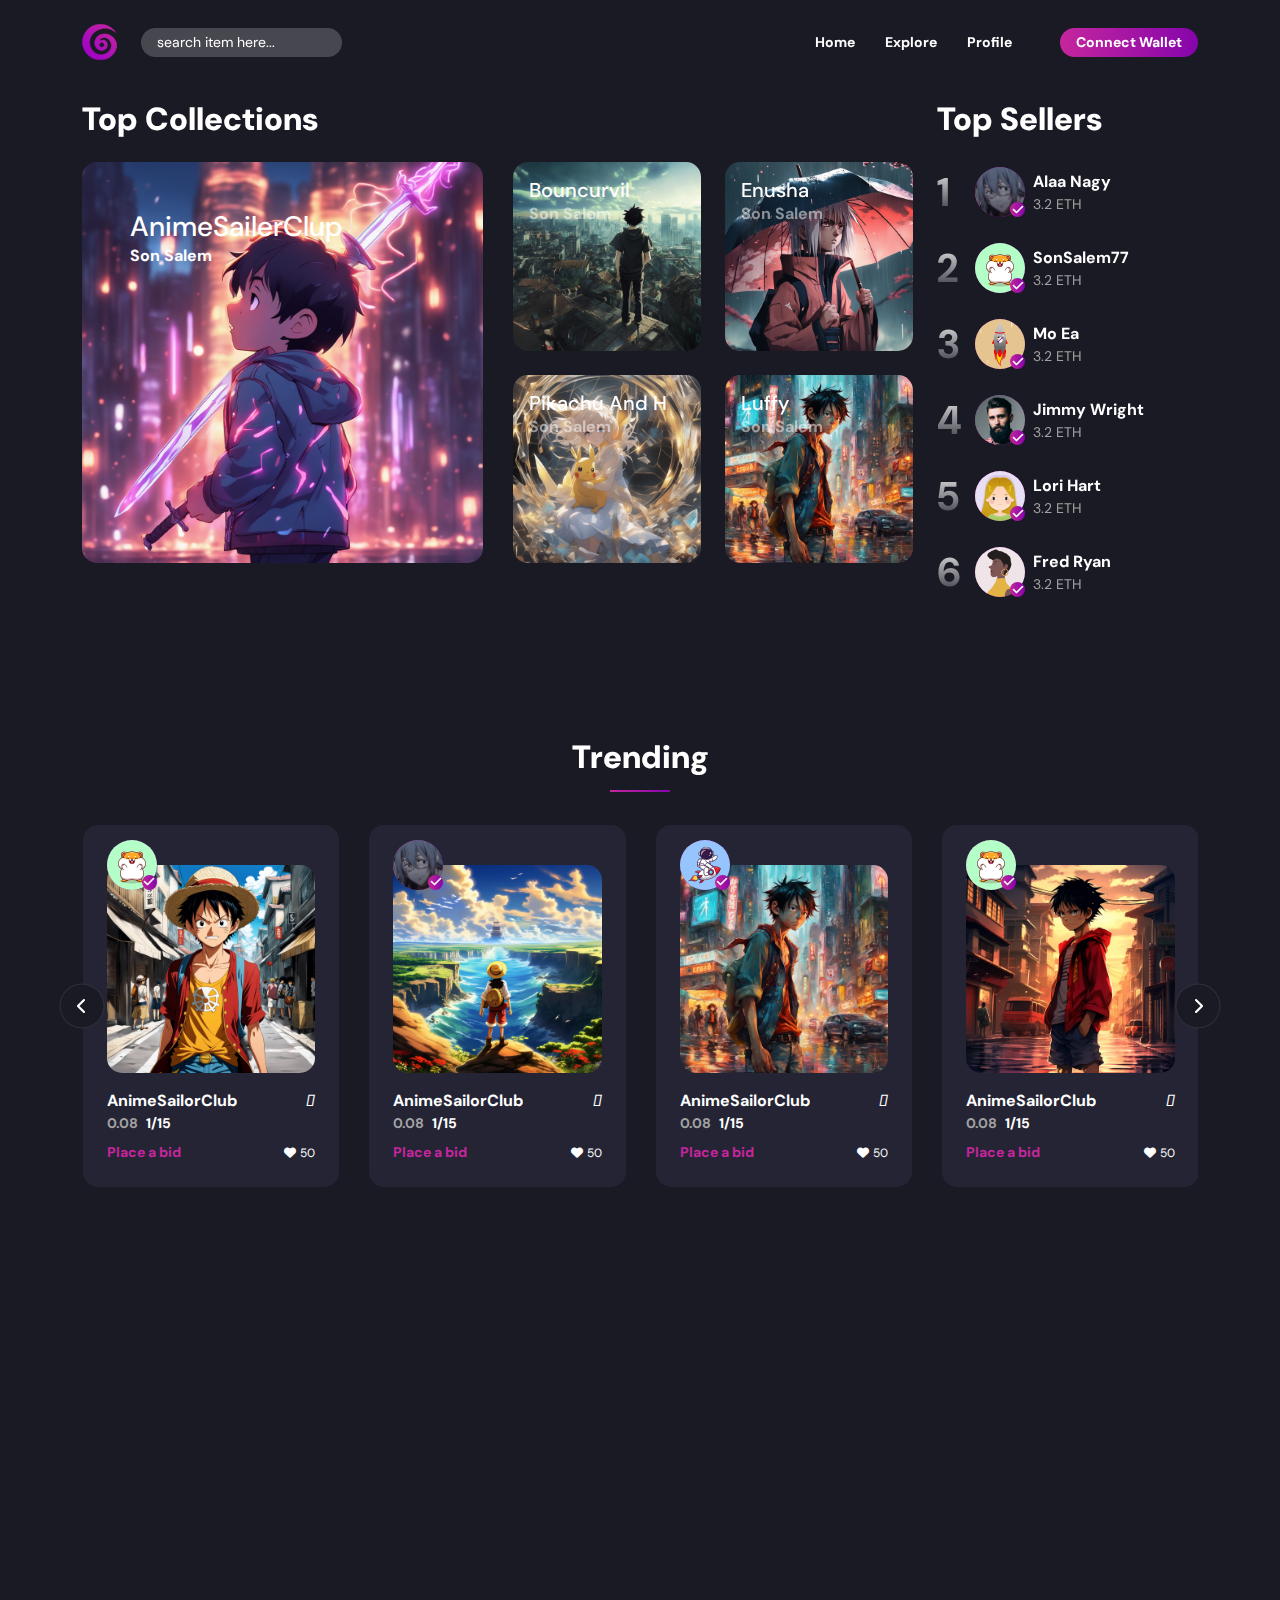
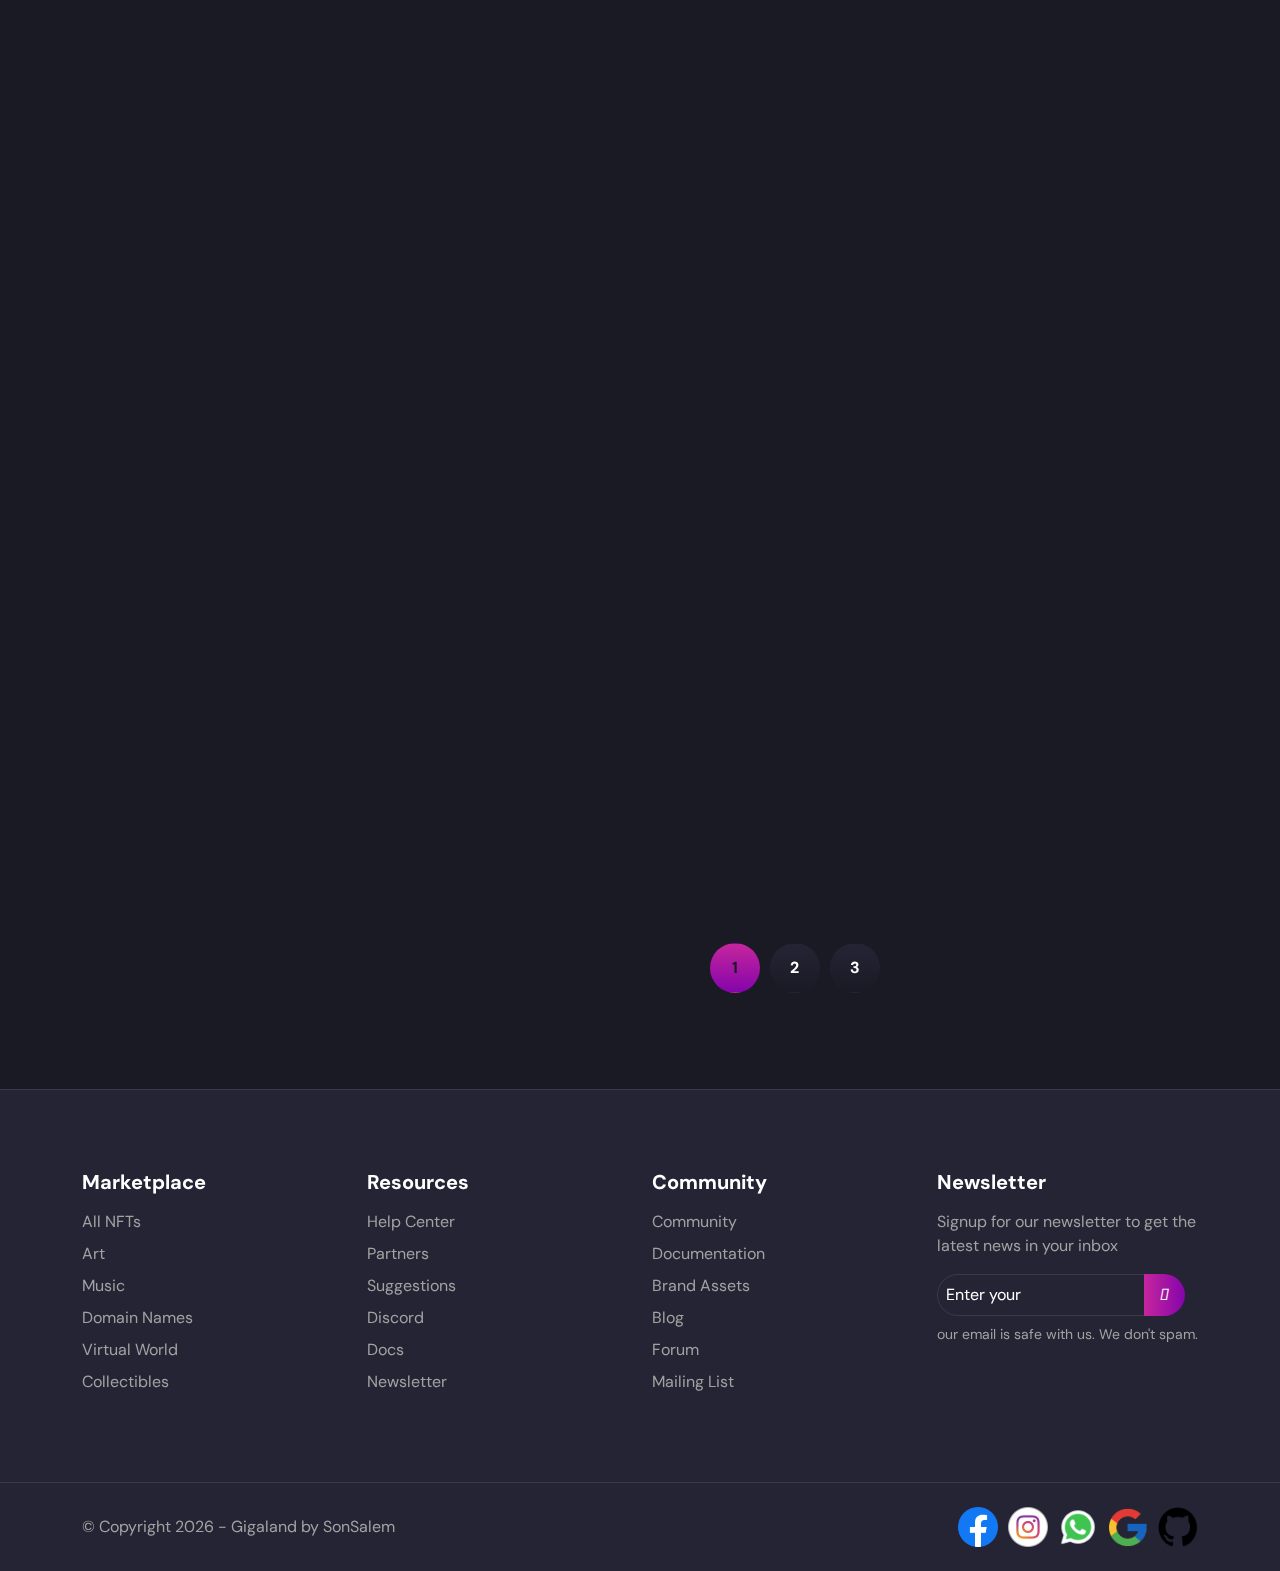
<file: explore.html>
<!DOCTYPE html>
<html lang="en">
  <head>
    <meta charset="UTF-8">
    <meta name="viewport" content="width=device-width, initial-scale=1.0">
    <!-- FavIcon -->
    <link rel="icon" href="img/logo.png">
    <!-- Google Fonts -->
    <link rel="preconnect" href="https://fonts.googleapis.com">
    <link rel="preconnect" href="https://fonts.gstatic.com" crossorigin>
    <link href="https://fonts.googleapis.com/css2?family=DM+Sans:ital,opsz,wght@0,9..40,100;0,9..40,200;0,9..40,300;0,9..40,400;0,9..40,500;0,9..40,600;0,9..40,700;0,9..40,800;0,9..40,900;0,9..40,1000;1,9..40,100;1,9..40,200;1,9..40,300;1,9..40,400;1,9..40,500;1,9..40,600;1,9..40,700;1,9..40,800;1,9..40,900&display=swap" rel="stylesheet">
    <!-- Font Awesome Libaray -->
    <link rel="stylesheet" href="css/fontawesome.css">
    <link rel="stylesheet"  href="https://site-assets.fontawesome.com/releases/v6.5.1/css/all.css">
    <!-- Owl Carousel Library -->
    <link rel="stylesheet" href="css/owl.carousel.min.css">
    <!-- Animation Library -->
    <link rel="stylesheet" href="css/animated.css">
    <link rel="stylesheet" href="https://cdnjs.cloudflare.com/ajax/libs/animate.css/4.1.1/animate.min.css"/>
    <!-- Bootstrap Library -->
    <link rel="stylesheet" href="css/bootstrap.min.css">
    <!-- Mian CSS File -->
    <link rel="stylesheet" href="css/gigaland.css">
    <!-- Title Of Page -->
    <title>Gigland</title>
  </head>
  <body>
    <!-- Start Loading -->
    <div class="loading position-fixed w-100 h-100 top-0 start-0 d-flex align-items-center justify-content-center t-duration">
      <svg class="progress-ring wow rotateIn" width="120" height="120">
        <circle class="progress-ring__circle" stroke="var(--main-color)" stroke-width="4" fill="transparent" r="52" cx="60" cy="60"/>
      </svg>
    </div>
    <!-- End Loading -->
    <!-- Start Nav -->
    <nav class="fixed-top py-4 t-duration">
      <div class="container d-flex flex-wrap">
        <div class="logo d-flex align-items-center ">
          <div class="image">
            <img src="img/logo.png" alt="logo" class="img-fluid">
          </div>
        </div>
        <ul class="links d-flex gap-30 align-items-center me-5 t-duration flex-grow-1">
          <form action="search.html" method="get" class="search  d-md-block me-auto">
            <input class="rounded-5 ms-md-4 t-duration py-1 px-3 text-light" type="search" name="searchNav" id="searchNav" placeholder="search item here...">
          </form>
          <li><a class="position-relative" href="index.html">Home</a></li>
          <li><a class="position-relative" href="explore.html">Explore</a></li>
          <li><a class="position-relative" href="profile.html">Profile</a></li>
        </ul>
        <div class="menu-tog d-flex align-items-center ms-auto">
          <a class="bg-grad py-1 px-3 rounded-5 position-relative but-hover t-duration me-4 me-md-0" href="wallat.html">Connect Wallet</a>
          <div class="menu-toggle lead pointer d-md-none">
            <i class="fa-solid fa-bars"></i>
          </div>
        </div>
      </div>
    </nav>
    <!-- Start Nav -->
    <!-- Start Collections -->
    <div class="collections pt-100 pb-5">
      <div class="container">
        <div class="row">
          <div class="col-lg-9 mb-4 wow slideInLeft">
            <h2 class="mb-4">Top Collections</h2>
            <div class="owl-carousel owl-theme owl-collec overflow-hidden">
              <div class="item">
                <div class="box main-rad overflow-hidden position-relative pointer">
                  <img src="img/static-17.png" alt="img" class="obj-cover t-duration">
                  <div class="text w-100 h-100 position-absolute start-0 top-0 p-md-5 p-3">
                    <h3 class="head mb-0">AnimeSailerClup</h3>
                    <span class="fw-bold">Son Salem</span>
                  </div>
                </div>
              </div>
              <div class="item row">
                <div class="col-6 mb-4">
                  <div class="box main-rad overflow-hidden position-relative pointer">
                    <img src="img/static-14.png" alt="img" class="obj-cover t-duration">
                    <div class="text w-100 h-100 position-absolute start-0 top-0 p-3">
                      <h5 class="head mb-0">Bouncurvil</h5>
                      <span class="fw-bold">Son Salem</span>
                    </div>
                  </div>
                </div>
                <div class="col-6 mb-4">
                  <div class="box main-rad overflow-hidden position-relative pointer">
                    <img src="img/static-18.png" alt="img" class="obj-cover t-duration">
                    <div class="text w-100 h-100 position-absolute start-0 top-0 p-3">
                      <h5 class="head mb-0">Enusha</h5>
                      <span class="fw-bold">Son Salem</span>
                    </div>
                  </div>
                </div>
                <div class="col-6">
                  <div class="box main-rad overflow-hidden position-relative pointer">
                    <img src="img/static-12.png" alt="img" class="obj-cover t-duration">
                    <div class="text w-100 h-100 position-absolute start-0 top-0 p-3">
                      <h5 class="head mb-0">Pikachu And H</h5>
                      <span class="fw-bold">Son Salem</span>
                    </div>
                  </div>
                </div>
                <div class="col-6">
                  <div class="box main-rad overflow-hidden position-relative pointer">
                    <img src="img/startic-13.png" alt="img" class="obj-cover t-duration">
                    <div class="text w-100 h-100 position-absolute start-0 top-0 p-3">
                      <h5 class="head mb-0">Luffy</h5>
                      <span class="fw-bold">Son Salem</span>
                    </div>
                  </div>
                </div>
              </div>
              <div class="item">
                <div class="box main-rad overflow-hidden position-relative pointer">
                  <img src="img/col-9.png" alt="img" class="obj-cover t-duration">
                  <div class="text w-100 h-100 position-absolute start-0 top-0 p-md-5 p-3">
                    <h3 class="head mb-0">AnimeSailerClup</h3>
                    <span class="fw-bold">Son Salem</span>
                  </div>
                </div>
              </div>
              <div class="item row">
                <div class="col-6 mb-4">
                  <div class="box main-rad overflow-hidden position-relative pointer">
                    <img src="img/col-11.png" alt="img" class="obj-cover t-duration">
                    <div class="text w-100 h-100 position-absolute start-0 top-0 p-3">
                      <h5 class="head mb-0">Bouncurvil</h5>
                      <span class="fw-bold">Son Salem</span>
                    </div>
                  </div>
                </div>
                <div class="col-6 mb-4">
                  <div class="box main-rad overflow-hidden position-relative pointer">
                    <img src="img/static-19.png" alt="img" class="obj-cover t-duration">
                    <div class="text w-100 h-100 position-absolute start-0 top-0 p-3">
                      <h5 class="head mb-0">Enusha</h5>
                      <span class="fw-bold">Son Salem</span>
                    </div>
                  </div>
                </div>
                <div class="col-6">
                  <div class="box main-rad overflow-hidden position-relative pointer">
                    <img src="img/son-3.png" alt="img" class="obj-cover t-duration">
                    <div class="text w-100 h-100 position-absolute start-0 top-0 p-3">
                      <h5 class="head mb-0">Pikachu And H</h5>
                      <span class="fw-bold">Son Salem</span>
                    </div>
                  </div>
                </div>
                <div class="col-6">
                  <div class="box main-rad overflow-hidden position-relative pointer">
                    <img src="img/son-2.png" alt="img" class="obj-cover t-duration">
                    <div class="text w-100 h-100 position-absolute start-0 top-0 p-3">
                      <h5 class="head mb-0">Luffy</h5>
                      <span class="fw-bold">Son Salem</span>
                    </div>
                  </div>
                </div>
              </div>
            </div>
          </div>
          <div class="col-lg-3 mb-4 wow slideInRight">
            <h2 class="mb-4">Top Sellers</h2>
            <div class="d-flex mb-3 align-items-center">
              <div class="order me-2"></div>
              <div class="circle-person rounded-circle bg-grad pointer me-2 position-relative">
                <img src="img/alla.jpg" alt="img" class="rounded-circle w-100 h-100 t-duration">
                <div class="right rounded-circle bg-grad position-absolute d-flex align-items-center justify-content-center">
                  <i class="fa-solid fa-check"></i>
                </div>
              </div>
              <div class="text">
                <div class="fw-bold"> Alaa Nagy</div>
                <div class="c-gray fs-14">3.2 ETH</div>
              </div>
            </div>
            <div class="d-flex mb-3 align-items-center">
              <div class="order me-2"></div>
              <div class="circle-person rounded-circle bg-grad pointer me-2 position-relative">
                <img src="img/author-2.jpg" alt="img" class="rounded-circle w-100 h-100 t-duration">
                <div class="right rounded-circle bg-grad position-absolute d-flex align-items-center justify-content-center">
                  <i class="fa-solid fa-check"></i>
                </div>
              </div>
              <div class="text">
                <div class="fw-bold">SonSalem77</div>
                <div class="c-gray fs-14">3.2 ETH</div>
              </div>
            </div>
            <div class="d-flex mb-3 align-items-center">
              <div class="order me-2"></div>
              <div class="circle-person rounded-circle bg-grad pointer me-2 position-relative">
                <img src="img/author-3.jpg" alt="img" class="rounded-circle w-100 h-100 t-duration">
                <div class="right rounded-circle bg-grad position-absolute d-flex align-items-center justify-content-center">
                  <i class="fa-solid fa-check"></i>
                </div>
              </div>
              <div class="text">
                <div class="fw-bold">Mo Ea</div>
                <div class="c-gray fs-14">3.2 ETH</div>
              </div>
            </div>
            <div class="d-flex mb-3 align-items-center">
              <div class="order me-2"></div>
              <div class="circle-person rounded-circle bg-grad pointer me-2 position-relative">
                <img src="img/author-5.jpg" alt="img" class="rounded-circle w-100 h-100 t-duration">
                <div class="right rounded-circle bg-grad position-absolute d-flex align-items-center justify-content-center">
                  <i class="fa-solid fa-check"></i>
                </div>
              </div>
              <div class="text">
                <div class="fw-bold">Jimmy Wright</div>
                <div class="c-gray fs-14">3.2 ETH</div>
              </div>
            </div>
            <div class="d-flex mb-3 align-items-center">
              <div class="order me-2"></div>
              <div class="circle-person rounded-circle bg-grad pointer me-2 position-relative">
                <img src="img/author-4.jpg" alt="img" class="rounded-circle w-100 h-100 t-duration">
                <div class="right rounded-circle bg-grad position-absolute d-flex align-items-center justify-content-center">
                  <i class="fa-solid fa-check"></i>
                </div>
              </div>
              <div class="text">
                <div class="fw-bold">Lori Hart</div>
                <div class="c-gray fs-14">3.2 ETH</div>
              </div>
            </div>
            <div class="d-flex mb-3 align-items-center">
              <div class="order me-2"></div>
              <div class="circle-person rounded-circle bg-grad pointer me-2 position-relative">
                <img src="img/author-6.jpg" alt="img" class="rounded-circle w-100 h-100 t-duration">
                <div class="right rounded-circle bg-grad position-absolute d-flex align-items-center justify-content-center">
                  <i class="fa-solid fa-check"></i>
                </div>
              </div>
              <div class="text">
                <div class="fw-bold">Fred Ryan</div>
                <div class="c-gray fs-14">3.2 ETH</div>
              </div>
            </div>
          </div>
        </div>
      </div>
    </div>
    <!-- End Collections -->
    <!-- Start Items -->
    <section class="items py-5">
      <div class="container">
        <h2 class="heading position-relative text-center mb-5 wow fadeIn">Trending</h2>
        <div class="owl-carousel owl-theme owl-items wow slideInUp">
          <div class="item main-rad bg-sec-dark p-4">
            <div class="image position-relative my-3">
              <div class="share t-duration main-rad position-absolute start-0 top-0 w-100 h-100 d-flex align-items-center justify-content-center flex-column px-4">
                <a href="#" class="link rounded-1 fs-14 py-1 w-100 mx-2 text-center mb-3 fw-bold">Buy Item</a>
                <div class="mb-2 fs-14 fw-bold">Share</div>
                <div class="d-flex links">
                  <a href="https://www.facebook.com/profile.php?id=61553863762148">
                    <img src="img/FaceBook.png" alt="img">
                  </a>
                  <a href="https://wa.me/201556617801">
                    <img src="img/Whatsapp.png" alt="img">
                  </a>
                  <a href="mailto:salemmamdouh77777@gmail.com">
                    <img src="img/Google.png" alt="img">
                  </a>
                </div>
              </div>
              <div class="circle-person position-absolute rounded-circle bg-grad pointer">
                <img src="img/author-2.jpg" alt="img" class="rounded-circle w-100 h-100 t-duration">
                <div class="right rounded-circle bg-grad position-absolute d-flex align-items-center justify-content-center">
                  <i class="fa-solid fa-check"></i>
                </div>
              </div>
              <img src="img/son-1.png" alt="img" class="main-rad w-100">
            </div>
            <div class="d-flex align-items-center justify-content-between gap-30">
              <div class="titID fw-bold text-truncate">AnimeSailorClub</div>
              <div class="sharebut pointer">
                <i class="fa-light fa-ellipsis"></i>
              </div>
            </div>
            <div class="fs-14 fw-bold mb-2"><span class="c-gray me-2">0.08</span>1/15</div>
            <div class="d-flex align-items-center justify-content-between fs-14 gap-30">
              <div class="c-primary fw-bold text-truncate">Place a bid</div>
              <div class="love pointer">
                <i class="fa-solid fa-heart me-1 t-duration"></i>50
              </div>
            </div>
          </div>
          <div class="item main-rad bg-sec-dark p-4">
            <div class="image position-relative my-3">
              <div class="share t-duration main-rad position-absolute start-0 top-0 w-100 h-100 d-flex align-items-center justify-content-center flex-column px-4">
                <a href="#" class="link rounded-1 fs-14 py-1 w-100 mx-2 text-center mb-3 fw-bold">Buy Item</a>
                <div class="mb-2 fs-14 fw-bold">Share</div>
                <div class="d-flex links">
                  <a href="https://www.facebook.com/profile.php?id=61553863762148">
                    <img src="img/FaceBook.png" alt="img">
                  </a>
                  <a href="https://wa.me/201556617801">
                    <img src="img/Whatsapp.png" alt="img">
                  </a>
                  <a href="mailto:salemmamdouh77777@gmail.com">
                    <img src="img/Google.png" alt="img">
                  </a>
                </div>
              </div>
              <div class="circle-person position-absolute rounded-circle bg-grad pointer">
                <img src="img/alla.jpg" alt="img" class="rounded-circle w-100 h-100 t-duration">
                <div class="right rounded-circle bg-grad position-absolute d-flex align-items-center justify-content-center">
                  <i class="fa-solid fa-check"></i>
                </div>
              </div>
              <img src="img/son-2.png" alt="img" class="main-rad w-100">
            </div>
            <div class="d-flex align-items-center justify-content-between gap-30">
              <div class="titID fw-bold text-truncate">AnimeSailorClub</div>
              <div class="sharebut pointer">
                <i class="fa-light fa-ellipsis"></i>
              </div>
            </div>
            <div class="fs-14 fw-bold mb-2"><span class="c-gray me-2">0.08</span>1/15</div>
            <div class="d-flex align-items-center justify-content-between fs-14 gap-30">
              <div class="c-primary fw-bold text-truncate">Place a bid</div>
              <div class="love pointer">
                <i class="fa-solid fa-heart me-1 t-duration"></i>50
              </div>
            </div>
          </div>
          <div class="item main-rad bg-sec-dark p-4">
            <div class="image position-relative my-3">
              <div class="share t-duration main-rad position-absolute start-0 top-0 w-100 h-100 d-flex align-items-center justify-content-center flex-column px-4">
                <a href="#" class="link rounded-1 fs-14 py-1 w-100 mx-2 text-center mb-3 fw-bold">Buy Item</a>
                <div class="mb-2 fs-14 fw-bold">Share</div>
                <div class="d-flex links">
                  <a href="https://www.facebook.com/profile.php?id=61553863762148">
                    <img src="img/FaceBook.png" alt="img">
                  </a>
                  <a href="https://wa.me/201556617801">
                    <img src="img/Whatsapp.png" alt="img">
                  </a>
                  <a href="mailto:salemmamdouh77777@gmail.com">
                    <img src="img/Google.png" alt="img">
                  </a>
                </div>
              </div>
              <div class="circle-person position-absolute rounded-circle bg-grad pointer">
                <img src="img/author-1.jpg" alt="img" class="rounded-circle w-100 h-100 t-duration">
                <div class="right rounded-circle bg-grad position-absolute d-flex align-items-center justify-content-center">
                  <i class="fa-solid fa-check"></i>
                </div>
              </div>
              <img src="img/startic-13.png" alt="img" class="main-rad w-100">
            </div>
            <div class="d-flex align-items-center justify-content-between gap-30">
              <div class="titID fw-bold text-truncate">AnimeSailorClub</div>
              <div class="sharebut pointer">
                <i class="fa-light fa-ellipsis"></i>
              </div>
            </div>
            <div class="fs-14 fw-bold mb-2"><span class="c-gray me-2">0.08</span>1/15</div>
            <div class="d-flex align-items-center justify-content-between fs-14 gap-30">
              <div class="c-primary fw-bold text-truncate">Place a bid</div>
              <div class="love pointer">
                <i class="fa-solid fa-heart me-1 t-duration"></i>50
              </div>
            </div>
          </div>
          <div class="item main-rad bg-sec-dark p-4">
            <div class="image position-relative my-3">
              <div class="share t-duration main-rad position-absolute start-0 top-0 w-100 h-100 d-flex align-items-center justify-content-center flex-column px-4">
                <a href="#" class="link rounded-1 fs-14 py-1 w-100 mx-2 text-center mb-3 fw-bold">Buy Item</a>
                <div class="mb-2 fs-14 fw-bold">Share</div>
                <div class="d-flex links">
                  <a href="https://www.facebook.com/profile.php?id=61553863762148">
                    <img src="img/FaceBook.png" alt="img">
                  </a>
                  <a href="https://wa.me/201556617801">
                    <img src="img/Whatsapp.png" alt="img">
                  </a>
                  <a href="mailto:salemmamdouh77777@gmail.com">
                    <img src="img/Google.png" alt="img">
                  </a>
                </div>
              </div>
              <div class="circle-person position-absolute rounded-circle bg-grad pointer">
                <img src="img/author-2.jpg" alt="img" class="rounded-circle w-100 h-100 t-duration">
                <div class="right rounded-circle bg-grad position-absolute d-flex align-items-center justify-content-center">
                  <i class="fa-solid fa-check"></i>
                </div>
              </div>
              <img src="img/son-3.png" alt="img" class="main-rad w-100">
            </div>
            <div class="d-flex align-items-center justify-content-between gap-30">
              <div class="titID fw-bold text-truncate">AnimeSailorClub</div>
              <div class="sharebut pointer">
                <i class="fa-light fa-ellipsis"></i>
              </div>
            </div>
            <div class="fs-14 fw-bold mb-2"><span class="c-gray me-2">0.08</span>1/15</div>
            <div class="d-flex align-items-center justify-content-between fs-14 gap-30">
              <div class="c-primary fw-bold text-truncate">Place a bid</div>
              <div class="love pointer">
                <i class="fa-solid fa-heart me-1 t-duration"></i>50
              </div>
            </div>
          </div>
          <div class="item main-rad bg-sec-dark p-4">
            <div class="image position-relative my-3">
              <div class="share t-duration main-rad position-absolute start-0 top-0 w-100 h-100 d-flex align-items-center justify-content-center flex-column px-4">
                <a href="#" class="link rounded-1 fs-14 py-1 w-100 mx-2 text-center mb-3 fw-bold">Buy Item</a>
                <div class="mb-2 fs-14 fw-bold">Share</div>
                <div class="d-flex links">
                  <a href="https://www.facebook.com/profile.php?id=61553863762148">
                    <img src="img/FaceBook.png" alt="img">
                  </a>
                  <a href="https://wa.me/201556617801">
                    <img src="img/Whatsapp.png" alt="img">
                  </a>
                  <a href="mailto:salemmamdouh77777@gmail.com">
                    <img src="img/Google.png" alt="img">
                  </a>
                </div>
              </div>
              <div class="circle-person position-absolute rounded-circle bg-grad pointer">
                <img src="img/author-1.jpg" alt="img" class="rounded-circle w-100 h-100 t-duration">
                <div class="right rounded-circle bg-grad position-absolute d-flex align-items-center justify-content-center">
                  <i class="fa-solid fa-check"></i>
                </div>
              </div>
              <img src="img/static-18.png" alt="img" class="main-rad w-100">
            </div>
            <div class="d-flex align-items-center justify-content-between gap-30">
              <div class="titID fw-bold text-truncate">AnimeSailorClub</div>
              <div class="sharebut pointer">
                <i class="fa-light fa-ellipsis"></i>
              </div>
            </div>
            <div class="fs-14 fw-bold mb-2"><span class="c-gray me-2">0.08</span>1/15</div>
            <div class="d-flex align-items-center justify-content-between fs-14 gap-30">
              <div class="c-primary fw-bold text-truncate">Place a bid</div>
              <div class="love pointer">
                <i class="fa-solid fa-heart me-1 t-duration"></i>50
              </div>
            </div>
          </div>
          <div class="item main-rad bg-sec-dark p-4">
            <div class="image position-relative my-3">
              <div class="share t-duration main-rad position-absolute start-0 top-0 w-100 h-100 d-flex align-items-center justify-content-center flex-column px-4">
                <a href="#" class="link rounded-1 fs-14 py-1 w-100 mx-2 text-center mb-3 fw-bold">Buy Item</a>
                <div class="mb-2 fs-14 fw-bold">Share</div>
                <div class="d-flex links">
                  <a href="https://www.facebook.com/profile.php?id=61553863762148">
                    <img src="img/FaceBook.png" alt="img">
                  </a>
                  <a href="https://wa.me/201556617801">
                    <img src="img/Whatsapp.png" alt="img">
                  </a>
                  <a href="mailto:salemmamdouh77777@gmail.com">
                    <img src="img/Google.png" alt="img">
                  </a>
                </div>
              </div>
              <div class="circle-person position-absolute rounded-circle bg-grad pointer">
                <img src="img/author-3.jpg" alt="img" class="rounded-circle w-100 h-100 t-duration">
                <div class="right rounded-circle bg-grad position-absolute d-flex align-items-center justify-content-center">
                  <i class="fa-solid fa-check"></i>
                </div>
              </div>
              <img src="img/col-7.png" alt="img" class="main-rad w-100">
            </div>
            <div class="d-flex align-items-center justify-content-between gap-30">
              <div class="titID fw-bold text-truncate">AnimeSailorClub</div>
              <div class="sharebut pointer">
                <i class="fa-light fa-ellipsis"></i>
              </div>
            </div>
            <div class="fs-14 fw-bold mb-2"><span class="c-gray me-2">0.08</span>1/15</div>
            <div class="d-flex align-items-center justify-content-between fs-14 gap-30">
              <div class="c-primary fw-bold text-truncate">Place a bid</div>
              <div class="love pointer">
                <i class="fa-solid fa-heart me-1 t-duration"></i>50
              </div>
            </div>
          </div>
          <div class="item main-rad bg-sec-dark p-4">
            <div class="image position-relative my-3">
              <div class="share t-duration main-rad position-absolute start-0 top-0 w-100 h-100 d-flex align-items-center justify-content-center flex-column px-4">
                <a href="#" class="link rounded-1 fs-14 py-1 w-100 mx-2 text-center mb-3 fw-bold">Buy Item</a>
                <div class="mb-2 fs-14 fw-bold">Share</div>
                <div class="d-flex links">
                  <a href="https://www.facebook.com/profile.php?id=61553863762148">
                    <img src="img/FaceBook.png" alt="img">
                  </a>
                  <a href="https://wa.me/201556617801">
                    <img src="img/Whatsapp.png" alt="img">
                  </a>
                  <a href="mailto:salemmamdouh77777@gmail.com">
                    <img src="img/Google.png" alt="img">
                  </a>
                </div>
              </div>
              <div class="circle-person position-absolute rounded-circle bg-grad pointer">
                <img src="img/author-4.jpg" alt="img" class="rounded-circle w-100 h-100 t-duration">
                <div class="right rounded-circle bg-grad position-absolute d-flex align-items-center justify-content-center">
                  <i class="fa-solid fa-check"></i>
                </div>
              </div>
              <img src="img/col-9.png" alt="img" class="main-rad w-100">
            </div>
            <div class="d-flex align-items-center justify-content-between gap-30">
              <div class="titID fw-bold text-truncate">AnimeSailorClub</div>
              <div class="sharebut pointer">
                <i class="fa-light fa-ellipsis"></i>
              </div>
            </div>
            <div class="fs-14 fw-bold mb-2"><span class="c-gray me-2">0.08</span>1/15</div>
            <div class="d-flex align-items-center justify-content-between fs-14 gap-30">
              <div class="c-primary fw-bold text-truncate">Place a bid</div>
              <div class="love pointer">
                <i class="fa-solid fa-heart me-1 t-duration"></i>50
              </div>
            </div>
          </div>
          <div class="item main-rad bg-sec-dark p-4">
            <div class="image position-relative my-3">
              <div class="share t-duration main-rad position-absolute start-0 top-0 w-100 h-100 d-flex align-items-center justify-content-center flex-column px-4">
                <a href="#" class="link rounded-1 fs-14 py-1 w-100 mx-2 text-center mb-3 fw-bold">Buy Item</a>
                <div class="mb-2 fs-14 fw-bold">Share</div>
                <div class="d-flex links">
                  <a href="https://www.facebook.com/profile.php?id=61553863762148">
                    <img src="img/FaceBook.png" alt="img">
                  </a>
                  <a href="https://wa.me/201556617801">
                    <img src="img/Whatsapp.png" alt="img">
                  </a>
                  <a href="mailto:salemmamdouh77777@gmail.com">
                    <img src="img/Google.png" alt="img">
                  </a>
                </div>
              </div>
              <div class="circle-person position-absolute rounded-circle bg-grad pointer">
                <img src="img/author-5.jpg" alt="img" class="rounded-circle w-100 h-100 t-duration">
                <div class="right rounded-circle bg-grad position-absolute d-flex align-items-center justify-content-center">
                  <i class="fa-solid fa-check"></i>
                </div>
              </div>
              <img src="img/son-4.png" alt="img" class="main-rad w-100">
            </div>
            <div class="d-flex align-items-center justify-content-between gap-30">
              <div class="titID fw-bold text-truncate">AnimeSailorClub</div>
              <div class="sharebut pointer">
                <i class="fa-light fa-ellipsis"></i>
              </div>
            </div>
            <div class="fs-14 fw-bold mb-2"><span class="c-gray me-2">0.08</span>1/15</div>
            <div class="d-flex align-items-center justify-content-between fs-14 gap-30">
              <div class="c-primary fw-bold text-truncate">Place a bid</div>
              <div class="love pointer">
                <i class="fa-solid fa-heart me-1 t-duration"></i>50
              </div>
            </div>
          </div>
          <div class="item main-rad bg-sec-dark p-4">
            <div class="image position-relative my-3">
              <div class="share t-duration main-rad position-absolute start-0 top-0 w-100 h-100 d-flex align-items-center justify-content-center flex-column px-4">
                <a href="#" class="link rounded-1 fs-14 py-1 w-100 mx-2 text-center mb-3 fw-bold">Buy Item</a>
                <div class="mb-2 fs-14 fw-bold">Share</div>
                <div class="d-flex links">
                  <a href="https://www.facebook.com/profile.php?id=61553863762148">
                    <img src="img/FaceBook.png" alt="img">
                  </a>
                  <a href="https://wa.me/201556617801">
                    <img src="img/Whatsapp.png" alt="img">
                  </a>
                  <a href="mailto:salemmamdouh77777@gmail.com">
                    <img src="img/Google.png" alt="img">
                  </a>
                </div>
              </div>
              <div class="circle-person position-absolute rounded-circle bg-grad pointer">
                <img src="img/author-6.jpg" alt="img" class="rounded-circle w-100 h-100 t-duration">
                <div class="right rounded-circle bg-grad position-absolute d-flex align-items-center justify-content-center">
                  <i class="fa-solid fa-check"></i>
                </div>
              </div>
              <img src="img/col-10.png" alt="img" class="main-rad w-100">
            </div>
            <div class="d-flex align-items-center justify-content-between gap-30">
              <div class="titID fw-bold text-truncate">AnimeSailorClub</div>
              <div class="sharebut pointer">
                <i class="fa-light fa-ellipsis"></i>
              </div>
            </div>
            <div class="fs-14 fw-bold mb-2"><span class="c-gray me-2">0.08</span>1/15</div>
            <div class="d-flex align-items-center justify-content-between fs-14 gap-30">
              <div class="c-primary fw-bold text-truncate">Place a bid</div>
              <div class="love pointer">
                <i class="fa-solid fa-heart me-1 t-duration"></i>50
              </div>
            </div>
          </div>
          <div class="item main-rad bg-sec-dark p-4">
            <div class="image position-relative my-3">
              <div class="share t-duration main-rad position-absolute start-0 top-0 w-100 h-100 d-flex align-items-center justify-content-center flex-column px-4">
                <a href="#" class="link rounded-1 fs-14 py-1 w-100 mx-2 text-center mb-3 fw-bold">Buy Item</a>
                <div class="mb-2 fs-14 fw-bold">Share</div>
                <div class="d-flex links">
                  <a href="https://www.facebook.com/profile.php?id=61553863762148">
                    <img src="img/FaceBook.png" alt="img">
                  </a>
                  <a href="https://wa.me/201556617801">
                    <img src="img/Whatsapp.png" alt="img">
                  </a>
                  <a href="mailto:salemmamdouh77777@gmail.com">
                    <img src="img/Google.png" alt="img">
                  </a>
                </div>
              </div>
              <div class="circle-person position-absolute rounded-circle bg-grad pointer">
                <img src="img/author-7.jpg" alt="img" class="rounded-circle w-100 h-100 t-duration">
                <div class="right rounded-circle bg-grad position-absolute d-flex align-items-center justify-content-center">
                  <i class="fa-solid fa-check"></i>
                </div>
              </div>
              <img src="img/static-20.png" alt="img" class="main-rad w-100">
            </div>
            <div class="d-flex align-items-center justify-content-between gap-30">
              <div class="titID fw-bold text-truncate">AnimeSailorClub</div>
              <div class="sharebut pointer">
                <i class="fa-light fa-ellipsis"></i>
              </div>
            </div>
            <div class="fs-14 fw-bold mb-2"><span class="c-gray me-2">0.08</span>1/15</div>
            <div class="d-flex align-items-center justify-content-between fs-14 gap-30">
              <div class="c-primary fw-bold text-truncate">Place a bid</div>
              <div class="love pointer">
                <i class="fa-solid fa-heart me-1 t-duration"></i>50
              </div>
            </div>
          </div>
        </div>
      </div>
    </section>
    <!-- End Items -->
    <!-- Start Store -->
    <div class="stroe items py-5">
      <div class="container">
        <h2 class="heading position-relative text-center mb-5 wow fadeIn">AI COLLECTIONS</h2>
        <div class="row position-relative justify-content-lg-between justify-content-center">
          <div class="col-lg-3 mb-5">
            <div class="wedgits">
              <div class="main-rad wedgit mb-4 wow slideInUp">
                <h5 class="head p-3 fw-bold text-uppercase position-relative">SEARCH</h5>
                <form action="search.html" method="get">
                  <input class="bg-sec-dark p-3 w-100 body text-light" type="search" name="searchNav" id="searchNav" placeholder="search item here...">
                </form>
              </div>
              <div class="main-rad wedgit mb-4 wow slideInUp">
                <h5 class="head p-3 fw-bold text-uppercase position-relative">TRENDING MATCHES</h5>
                <div class="bg-sec-dark p-3 w-100 body">
                  <div class="d-flex mb-3">
                    <div class="image main-rad overflow-hidden me-2">
                      <img src="img/son-4.png" alt="img">
                    </div>
                    <div class="text">
                      <div class="fw-bold">Andriod 18</div>
                      <div class="fs-14 fw-bold mb-2"><span class="c-gray me-2">0.08</span>1/15</div>
                      <div class="d-flex">
                        <i class="fa-solid fa-star fs-14 c-primary me-1"></i>
                        <i class="fa-solid fa-star fs-14 c-primary me-1"></i>
                        <i class="fa-solid fa-star fs-14 c-primary me-1"></i>
                        <i class="fa-solid fa-star fs-14 c-primary me-1"></i>
                        <i class="fa-solid fa-star fs-14 c-primary"></i>
                      </div>
                    </div>
                  </div>
                  <div class="d-flex mb-3">
                    <div class="image main-rad overflow-hidden me-2">
                      <img src="img/son-19.png" alt="img">
                    </div>
                    <div class="text">
                      <div class="fw-bold">Goku Casule</div>
                      <div class="fs-14 fw-bold mb-2"><span class="c-gray me-2">0.08</span>1/15</div>
                      <div class="d-flex">
                        <i class="fa-solid fa-star fs-14 c-primary me-1"></i>
                        <i class="fa-solid fa-star fs-14 c-primary me-1"></i>
                        <i class="fa-solid fa-star fs-14 c-primary me-1"></i>
                        <i class="fa-solid fa-star fs-14 c-primary me-1"></i>
                        <i class="fa-solid fa-star-half-stroke fs-14 c-primary"></i>
                      </div>
                    </div>
                  </div>
                  <div class="d-flex mb-3">
                    <div class="image main-rad overflow-hidden me-2">
                      <img src="img/son-20.png" alt="img">
                    </div>
                    <div class="text">
                      <div class="fw-bold">Goku Casule</div>
                      <div class="fs-14 fw-bold mb-2"><span class="c-gray me-2">0.08</span>1/15</div>
                      <div class="d-flex">
                        <i class="fa-solid fa-star fs-14 c-primary me-1"></i>
                        <i class="fa-solid fa-star fs-14 c-primary me-1"></i>
                        <i class="fa-solid fa-star fs-14 c-primary me-1"></i>
                        <i class="fa-solid fa-star fs-14 c-primary me-1"></i>
                        <i class="fa-light fa-star fs-14 c-primary"></i>
                      </div>
                    </div>
                  </div>
                </div>
              </div>
              <div class="main-rad wedgit mb-4 wow slideInUp">
                <h5 class="head p-3 fw-bold text-uppercase position-relative">ADVERTISEMENT</h5>
                <div class="bg-sec-dark p-3 w-100 body">
                  <img src="img/son-1.png" alt="" class="img-fluid main-rad">
                </div>
              </div>
            </div>
          </div>
          <div class="col-lg-9 row pagination position-relative p-0">
            <div class="col-md-6 col-lg-4 pagina wow slideInUp">
              <div class="item main-rad bg-sec-dark p-4 mb-4">
                <div class="image position-relative my-3">
                  <div class="share t-duration main-rad position-absolute start-0 top-0 w-100 h-100 d-flex align-items-center justify-content-center flex-column px-4">
                    <a href="#" class="link rounded-1 fs-14 py-1 w-100 mx-2 text-center mb-3 fw-bold">Buy Item</a>
                    <div class="mb-2 fs-14 fw-bold">Share</div>
                    <div class="d-flex links">
                      <a href="https://www.facebook.com/profile.php?id=61553863762148">
                        <img src="img/FaceBook.png" alt="img">
                      </a>
                      <a href="https://wa.me/201556617801">
                        <img src="img/Whatsapp.png" alt="img">
                      </a>
                      <a href="mailto:salemmamdouh77777@gmail.com">
                        <img src="img/Google.png" alt="img">
                      </a>
                    </div>
                  </div>
                  <div class="circle-person position-absolute rounded-circle bg-grad pointer">
                    <img src="img/author-2.jpg" alt="img" class="rounded-circle w-100 h-100 t-duration">
                    <div class="right rounded-circle bg-grad position-absolute d-flex align-items-center justify-content-center">
                      <i class="fa-solid fa-check"></i>
                    </div>
                  </div>
                  <img src="img/son-5.png" alt="img" class="main-rad w-100">
                </div>
                <div class="d-flex align-items-center justify-content-between gap-30">
                  <div class="titID fw-bold text-truncate">Goku Super Syain 2</div>
                  <div class="sharebut pointer">
                    <i class="fa-light fa-ellipsis"></i>
                  </div>
                </div>
                <div class="fs-14 fw-bold mb-2"><span class="c-gray me-2">0.08</span>1/15</div>
                <div class="d-flex align-items-center justify-content-between fs-14 gap-30">
                  <div class="c-primary fw-bold text-truncate">Place a bid</div>
                  <div class="love pointer">
                    <i class="fa-solid fa-heart me-1 t-duration"></i>50
                  </div>
                </div>
              </div>
            </div>
            <div class="col-md-6 col-lg-4 pagina wow slideInUp">
              <div class="item main-rad bg-sec-dark p-4 mb-4">
              <div class="image position-relative my-3">
                <div class="share t-duration main-rad position-absolute start-0 top-0 w-100 h-100 d-flex align-items-center justify-content-center flex-column px-4">
                  <a href="#" class="link rounded-1 fs-14 py-1 w-100 mx-2 text-center mb-3 fw-bold">Buy Item</a>
                  <div class="mb-2 fs-14 fw-bold">Share</div>
                  <div class="d-flex links">
                    <a href="https://www.facebook.com/profile.php?id=61553863762148">
                      <img src="img/FaceBook.png" alt="img">
                    </a>
                    <a href="https://wa.me/201556617801">
                      <img src="img/Whatsapp.png" alt="img">
                    </a>
                    <a href="mailto:salemmamdouh77777@gmail.com">
                      <img src="img/Google.png" alt="img">
                    </a>
                  </div>
                </div>
                <div class="circle-person position-absolute rounded-circle bg-grad pointer">
                  <img src="img/alla.jpg" alt="img" class="rounded-circle w-100 h-100 t-duration">
                  <div class="right rounded-circle bg-grad position-absolute d-flex align-items-center justify-content-center">
                    <i class="fa-solid fa-check"></i>
                  </div>
                </div>
                <img src="img/son-2.png" alt="img" class="main-rad w-100">
              </div>
              <div class="d-flex align-items-center justify-content-between gap-30">
                <div class="titID fw-bold text-truncate">Luffy Onepice</div>
                <div class="sharebut pointer">
                  <i class="fa-light fa-ellipsis"></i>
                </div>
              </div>
              <div class="fs-14 fw-bold mb-2"><span class="c-gray me-2">0.08</span>1/15</div>
              <div class="d-flex align-items-center justify-content-between fs-14 gap-30">
                <div class="c-primary fw-bold text-truncate">Place a bid</div>
                <div class="love pointer">
                  <i class="fa-solid fa-heart me-1 t-duration"></i>50
                </div>
              </div>
              </div>
            </div>
            <div class="col-md-6 col-lg-4 pagina wow slideInUp">
              <div class="item main-rad bg-sec-dark p-4 mb-4">
              <div class="image position-relative my-3">
                <div class="share t-duration main-rad position-absolute start-0 top-0 w-100 h-100 d-flex align-items-center justify-content-center flex-column px-4">
                  <a href="#" class="link rounded-1 fs-14 py-1 w-100 mx-2 text-center mb-3 fw-bold">Buy Item</a>
                  <div class="mb-2 fs-14 fw-bold">Share</div>
                  <div class="d-flex links">
                    <a href="https://www.facebook.com/profile.php?id=61553863762148">
                      <img src="img/FaceBook.png" alt="img">
                    </a>
                    <a href="https://wa.me/201556617801">
                      <img src="img/Whatsapp.png" alt="img">
                    </a>
                    <a href="mailto:salemmamdouh77777@gmail.com">
                      <img src="img/Google.png" alt="img">
                    </a>
                  </div>
                </div>
                <div class="circle-person position-absolute rounded-circle bg-grad pointer">
                  <img src="img/author-7.jpg" alt="img" class="rounded-circle w-100 h-100 t-duration">
                  <div class="right rounded-circle bg-grad position-absolute d-flex align-items-center justify-content-center">
                    <i class="fa-solid fa-check"></i>
                  </div>
                </div>
                <img src="img/son-11.png" alt="img" class="main-rad w-100">
              </div>
              <div class="d-flex align-items-center justify-content-between gap-30">
                <div class="titID fw-bold text-truncate">Sasuke</div>
                <div class="sharebut pointer">
                  <i class="fa-light fa-ellipsis"></i>
                </div>
              </div>
              <div class="fs-14 fw-bold mb-2"><span class="c-gray me-2">0.08</span>1/15</div>
              <div class="d-flex align-items-center justify-content-between fs-14 gap-30">
                <div class="c-primary fw-bold text-truncate">Place a bid</div>
                <div class="love pointer">
                  <i class="fa-solid fa-heart me-1 t-duration"></i>50
                </div>
              </div>
              </div>
            </div>
            <div class="col-md-6 col-lg-4 pagina wow slideInUp">
              <div class="item main-rad bg-sec-dark p-4 mb-4">
              <div class="image position-relative my-3">
                <div class="share t-duration main-rad position-absolute start-0 top-0 w-100 h-100 d-flex align-items-center justify-content-center flex-column px-4">
                  <a href="#" class="link rounded-1 fs-14 py-1 w-100 mx-2 text-center mb-3 fw-bold">Buy Item</a>
                  <div class="mb-2 fs-14 fw-bold">Share</div>
                  <div class="d-flex links">
                    <a href="https://www.facebook.com/profile.php?id=61553863762148">
                      <img src="img/FaceBook.png" alt="img">
                    </a>
                    <a href="https://wa.me/201556617801">
                      <img src="img/Whatsapp.png" alt="img">
                    </a>
                    <a href="mailto:salemmamdouh77777@gmail.com">
                      <img src="img/Google.png" alt="img">
                    </a>
                  </div>
                </div>
                <div class="circle-person position-absolute rounded-circle bg-grad pointer">
                  <img src="img/author-2.jpg" alt="img" class="rounded-circle w-100 h-100 t-duration">
                  <div class="right rounded-circle bg-grad position-absolute d-flex align-items-center justify-content-center">
                    <i class="fa-solid fa-check"></i>
                  </div>
                </div>
                <img src="img/son-3.png" alt="img" class="main-rad w-100">
              </div>
              <div class="d-flex align-items-center justify-content-between gap-30">
                <div class="titID fw-bold text-truncate">Luffy Child</div>
                <div class="sharebut pointer">
                  <i class="fa-light fa-ellipsis"></i>
                </div>
              </div>
              <div class="fs-14 fw-bold mb-2"><span class="c-gray me-2">0.08</span>1/15</div>
              <div class="d-flex align-items-center justify-content-between fs-14 gap-30">
                <div class="c-primary fw-bold text-truncate">Place a bid</div>
                <div class="love pointer">
                  <i class="fa-solid fa-heart me-1 t-duration"></i>50
                </div>
              </div>
              </div>
            </div>
            <div class="col-md-6 col-lg-4 pagina wow slideInUp">
              <div class="item main-rad bg-sec-dark p-4 mb-4">
                <div class="image position-relative my-3">
                  <div class="share t-duration main-rad position-absolute start-0 top-0 w-100 h-100 d-flex align-items-center justify-content-center flex-column px-4">
                    <a href="#" class="link rounded-1 fs-14 py-1 w-100 mx-2 text-center mb-3 fw-bold">Buy Item</a>
                    <div class="mb-2 fs-14 fw-bold">Share</div>
                    <div class="d-flex links">
                      <a href="https://www.facebook.com/profile.php?id=61553863762148">
                        <img src="img/FaceBook.png" alt="img">
                      </a>
                      <a href="https://wa.me/201556617801">
                        <img src="img/Whatsapp.png" alt="img">
                      </a>
                      <a href="mailto:salemmamdouh77777@gmail.com">
                        <img src="img/Google.png" alt="img">
                      </a>
                    </div>
                  </div>
                  <div class="circle-person position-absolute rounded-circle bg-grad pointer">
                    <img src="img/author-2.jpg" alt="img" class="rounded-circle w-100 h-100 t-duration">
                    <div class="right rounded-circle bg-grad position-absolute d-flex align-items-center justify-content-center">
                      <i class="fa-solid fa-check"></i>
                    </div>
                  </div>
                  <img src="img/son-7.png" alt="img" class="main-rad w-100">
                </div>
                <div class="d-flex align-items-center justify-content-between gap-30">
                  <div class="titID fw-bold text-truncate">Goku Super Sayin 2</div>
                  <div class="sharebut pointer">
                    <i class="fa-light fa-ellipsis"></i>
                  </div>
                </div>
                <div class="fs-14 fw-bold mb-2"><span class="c-gray me-2">0.08</span>1/15</div>
                <div class="d-flex align-items-center justify-content-between fs-14 gap-30">
                  <div class="c-primary fw-bold text-truncate">Place a bid</div>
                  <div class="love pointer">
                    <i class="fa-solid fa-heart me-1 t-duration"></i>50
                  </div>
                </div>
              </div>
            </div>
            <div class="col-md-6 col-lg-4 pagina wow slideInUp">
              <div class="item main-rad bg-sec-dark p-4 mb-4">
              <div class="image position-relative my-3">
                <div class="share t-duration main-rad position-absolute start-0 top-0 w-100 h-100 d-flex align-items-center justify-content-center flex-column px-4">
                  <a href="#" class="link rounded-1 fs-14 py-1 w-100 mx-2 text-center mb-3 fw-bold">Buy Item</a>
                  <div class="mb-2 fs-14 fw-bold">Share</div>
                  <div class="d-flex links">
                    <a href="https://www.facebook.com/profile.php?id=61553863762148">
                      <img src="img/FaceBook.png" alt="img">
                    </a>
                    <a href="https://wa.me/201556617801">
                      <img src="img/Whatsapp.png" alt="img">
                    </a>
                    <a href="mailto:salemmamdouh77777@gmail.com">
                      <img src="img/Google.png" alt="img">
                    </a>
                  </div>
                </div>
                <div class="circle-person position-absolute rounded-circle bg-grad pointer">
                  <img src="img/alla.jpg" alt="img" class="rounded-circle w-100 h-100 t-duration">
                  <div class="right rounded-circle bg-grad position-absolute d-flex align-items-center justify-content-center">
                    <i class="fa-solid fa-check"></i>
                  </div>
                </div>
                <img src="img/son-21.png" alt="img" class="main-rad w-100">
              </div>
              <div class="d-flex align-items-center justify-content-between gap-30">
                <div class="titID fw-bold text-truncate">Mahito</div>
                <div class="sharebut pointer">
                  <i class="fa-light fa-ellipsis"></i>
                </div>
              </div>
              <div class="fs-14 fw-bold mb-2"><span class="c-gray me-2">0.08</span>1/15</div>
              <div class="d-flex align-items-center justify-content-between fs-14 gap-30">
                <div class="c-primary fw-bold text-truncate">Place a bid</div>
                <div class="love pointer">
                  <i class="fa-solid fa-heart me-1 t-duration"></i>50
                </div>
              </div>
              </div>
            </div>
            <div class="col-md-6 col-lg-4 pagina wow slideInUp">
              <div class="item main-rad bg-sec-dark p-4 mb-4">
              <div class="image position-relative my-3">
                <div class="share t-duration main-rad position-absolute start-0 top-0 w-100 h-100 d-flex align-items-center justify-content-center flex-column px-4">
                  <a href="#" class="link rounded-1 fs-14 py-1 w-100 mx-2 text-center mb-3 fw-bold">Buy Item</a>
                  <div class="mb-2 fs-14 fw-bold">Share</div>
                  <div class="d-flex links">
                    <a href="https://www.facebook.com/profile.php?id=61553863762148">
                      <img src="img/FaceBook.png" alt="img">
                    </a>
                    <a href="https://wa.me/201556617801">
                      <img src="img/Whatsapp.png" alt="img">
                    </a>
                    <a href="mailto:salemmamdouh77777@gmail.com">
                      <img src="img/Google.png" alt="img">
                    </a>
                  </div>
                </div>
                <div class="circle-person position-absolute rounded-circle bg-grad pointer">
                  <img src="img/author-1.jpg" alt="img" class="rounded-circle w-100 h-100 t-duration">
                  <div class="right rounded-circle bg-grad position-absolute d-flex align-items-center justify-content-center">
                    <i class="fa-solid fa-check"></i>
                  </div>
                </div>
                <img src="img/son-8.png" alt="img" class="main-rad w-100">
              </div>
              <div class="d-flex align-items-center justify-content-between gap-30">
                <div class="titID fw-bold text-truncate">Vigeta Super Sayin 2</div>
                <div class="sharebut pointer">
                  <i class="fa-light fa-ellipsis"></i>
                </div>
              </div>
              <div class="fs-14 fw-bold mb-2"><span class="c-gray me-2">0.08</span>1/15</div>
              <div class="d-flex align-items-center justify-content-between fs-14 gap-30">
                <div class="c-primary fw-bold text-truncate">Place a bid</div>
                <div class="love pointer">
                  <i class="fa-solid fa-heart me-1 t-duration"></i>50
                </div>
              </div>
              </div>
            </div>
            <div class="col-md-6 col-lg-4 pagina wow slideInUp">
              <div class="item main-rad bg-sec-dark p-4 mb-4">
              <div class="image position-relative my-3">
                <div class="share t-duration main-rad position-absolute start-0 top-0 w-100 h-100 d-flex align-items-center justify-content-center flex-column px-4">
                  <a href="#" class="link rounded-1 fs-14 py-1 w-100 mx-2 text-center mb-3 fw-bold">Buy Item</a>
                  <div class="mb-2 fs-14 fw-bold">Share</div>
                  <div class="d-flex links">
                    <a href="https://www.facebook.com/profile.php?id=61553863762148">
                      <img src="img/FaceBook.png" alt="img">
                    </a>
                    <a href="https://wa.me/201556617801">
                      <img src="img/Whatsapp.png" alt="img">
                    </a>
                    <a href="mailto:salemmamdouh77777@gmail.com">
                      <img src="img/Google.png" alt="img">
                    </a>
                  </div>
                </div>
                <div class="circle-person position-absolute rounded-circle bg-grad pointer">
                  <img src="img/author-2.jpg" alt="img" class="rounded-circle w-100 h-100 t-duration">
                  <div class="right rounded-circle bg-grad position-absolute d-flex align-items-center justify-content-center">
                    <i class="fa-solid fa-check"></i>
                  </div>
                </div>
                <img src="img/son-1.png" alt="img" class="main-rad w-100">
              </div>
              <div class="d-flex align-items-center justify-content-between gap-30">
                <div class="titID fw-bold text-truncate">Luffy Casule</div>
                <div class="sharebut pointer">
                  <i class="fa-light fa-ellipsis"></i>
                </div>
              </div>
              <div class="fs-14 fw-bold mb-2"><span class="c-gray me-2">0.08</span>1/15</div>
              <div class="d-flex align-items-center justify-content-between fs-14 gap-30">
                <div class="c-primary fw-bold text-truncate">Place a bid</div>
                <div class="love pointer">
                  <i class="fa-solid fa-heart me-1 t-duration"></i>50
                </div>
              </div>
              </div>
            </div>
            <div class="col-md-6 col-lg-4 pagina wow slideInUp">
              <div class="item main-rad bg-sec-dark p-4 mb-4">
              <div class="image position-relative my-3">
                <div class="share t-duration main-rad position-absolute start-0 top-0 w-100 h-100 d-flex align-items-center justify-content-center flex-column px-4">
                  <a href="#" class="link rounded-1 fs-14 py-1 w-100 mx-2 text-center mb-3 fw-bold">Buy Item</a>
                  <div class="mb-2 fs-14 fw-bold">Share</div>
                  <div class="d-flex links">
                    <a href="https://www.facebook.com/profile.php?id=61553863762148">
                      <img src="img/FaceBook.png" alt="img">
                    </a>
                    <a href="https://wa.me/201556617801">
                      <img src="img/Whatsapp.png" alt="img">
                    </a>
                    <a href="mailto:salemmamdouh77777@gmail.com">
                      <img src="img/Google.png" alt="img">
                    </a>
                  </div>
                </div>
                <div class="circle-person position-absolute rounded-circle bg-grad pointer">
                  <img src="img/author-1.jpg" alt="img" class="rounded-circle w-100 h-100 t-duration">
                  <div class="right rounded-circle bg-grad position-absolute d-flex align-items-center justify-content-center">
                    <i class="fa-solid fa-check"></i>
                  </div>
                </div>
                <img src="img/static-18.png" alt="img" class="main-rad w-100">
              </div>
              <div class="d-flex align-items-center justify-content-between gap-30">
                <div class="titID fw-bold text-truncate">Enusha</div>
                <div class="sharebut pointer">
                  <i class="fa-light fa-ellipsis"></i>
                </div>
              </div>
              <div class="fs-14 fw-bold mb-2"><span class="c-gray me-2">0.08</span>1/15</div>
              <div class="d-flex align-items-center justify-content-between fs-14 gap-30">
                <div class="c-primary fw-bold text-truncate">Place a bid</div>
                <div class="love pointer">
                  <i class="fa-solid fa-heart me-1 t-duration"></i>50
                </div>
              </div>
              </div>
            </div>
            <div class="col-md-6 col-lg-4 pagina wow slideInUp">
              <div class="item main-rad bg-sec-dark p-4 mb-4">
              <div class="image position-relative my-3">
                <div class="share t-duration main-rad position-absolute start-0 top-0 w-100 h-100 d-flex align-items-center justify-content-center flex-column px-4">
                  <a href="#" class="link rounded-1 fs-14 py-1 w-100 mx-2 text-center mb-3 fw-bold">Buy Item</a>
                  <div class="mb-2 fs-14 fw-bold">Share</div>
                  <div class="d-flex links">
                    <a href="https://www.facebook.com/profile.php?id=61553863762148">
                      <img src="img/FaceBook.png" alt="img">
                    </a>
                    <a href="https://wa.me/201556617801">
                      <img src="img/Whatsapp.png" alt="img">
                    </a>
                    <a href="mailto:salemmamdouh77777@gmail.com">
                      <img src="img/Google.png" alt="img">
                    </a>
                  </div>
                </div>
                <div class="circle-person position-absolute rounded-circle bg-grad pointer">
                  <img src="img/author-3.jpg" alt="img" class="rounded-circle w-100 h-100 t-duration">
                  <div class="right rounded-circle bg-grad position-absolute d-flex align-items-center justify-content-center">
                    <i class="fa-solid fa-check"></i>
                  </div>
                </div>
                <img src="img/col-7.png" alt="img" class="main-rad w-100">
              </div>
              <div class="d-flex align-items-center justify-content-between gap-30">
                <div class="titID fw-bold text-truncate">AnimeSailorClub</div>
                <div class="sharebut pointer">
                  <i class="fa-light fa-ellipsis"></i>
                </div>
              </div>
              <div class="fs-14 fw-bold mb-2"><span class="c-gray me-2">0.08</span>1/15</div>
              <div class="d-flex align-items-center justify-content-between fs-14 gap-30">
                <div class="c-primary fw-bold text-truncate">Place a bid</div>
                <div class="love pointer">
                  <i class="fa-solid fa-heart me-1 t-duration"></i>50
                </div>
              </div>
              </div>
            </div>
            <div class="col-md-6 col-lg-4 pagina wow slideInUp">
              <div class="item main-rad bg-sec-dark p-4 mb-4">
              <div class="image position-relative my-3">
                <div class="share t-duration main-rad position-absolute start-0 top-0 w-100 h-100 d-flex align-items-center justify-content-center flex-column px-4">
                  <a href="#" class="link rounded-1 fs-14 py-1 w-100 mx-2 text-center mb-3 fw-bold">Buy Item</a>
                  <div class="mb-2 fs-14 fw-bold">Share</div>
                  <div class="d-flex links">
                    <a href="https://www.facebook.com/profile.php?id=61553863762148">
                      <img src="img/FaceBook.png" alt="img">
                    </a>
                    <a href="https://wa.me/201556617801">
                      <img src="img/Whatsapp.png" alt="img">
                    </a>
                    <a href="mailto:salemmamdouh77777@gmail.com">
                      <img src="img/Google.png" alt="img">
                    </a>
                  </div>
                </div>
                <div class="circle-person position-absolute rounded-circle bg-grad pointer">
                  <img src="img/author-4.jpg" alt="img" class="rounded-circle w-100 h-100 t-duration">
                  <div class="right rounded-circle bg-grad position-absolute d-flex align-items-center justify-content-center">
                    <i class="fa-solid fa-check"></i>
                  </div>
                </div>
                <img src="img/col-9.png" alt="img" class="main-rad w-100">
              </div>
              <div class="d-flex align-items-center justify-content-between gap-30">
                <div class="titID fw-bold text-truncate">Dramtic Luffy</div>
                <div class="sharebut pointer">
                  <i class="fa-light fa-ellipsis"></i>
                </div>
              </div>
              <div class="fs-14 fw-bold mb-2"><span class="c-gray me-2">0.08</span>1/15</div>
              <div class="d-flex align-items-center justify-content-between fs-14 gap-30">
                <div class="c-primary fw-bold text-truncate">Place a bid</div>
                <div class="love pointer">
                  <i class="fa-solid fa-heart me-1 t-duration"></i>50
                </div>
              </div>
              </div>
            </div>
            <div class="col-md-6 col-lg-4 pagina wow slideInUp">
              <div class="item main-rad bg-sec-dark p-4 mb-4">
              <div class="image position-relative my-3">
                <div class="share t-duration main-rad position-absolute start-0 top-0 w-100 h-100 d-flex align-items-center justify-content-center flex-column px-4">
                  <a href="#" class="link rounded-1 fs-14 py-1 w-100 mx-2 text-center mb-3 fw-bold">Buy Item</a>
                  <div class="mb-2 fs-14 fw-bold">Share</div>
                  <div class="d-flex links">
                    <a href="https://www.facebook.com/profile.php?id=61553863762148">
                      <img src="img/FaceBook.png" alt="img">
                    </a>
                    <a href="https://wa.me/201556617801">
                      <img src="img/Whatsapp.png" alt="img">
                    </a>
                    <a href="mailto:salemmamdouh77777@gmail.com">
                      <img src="img/Google.png" alt="img">
                    </a>
                  </div>
                </div>
                <div class="circle-person position-absolute rounded-circle bg-grad pointer">
                  <img src="img/author-5.jpg" alt="img" class="rounded-circle w-100 h-100 t-duration">
                  <div class="right rounded-circle bg-grad position-absolute d-flex align-items-center justify-content-center">
                    <i class="fa-solid fa-check"></i>
                  </div>
                </div>
                <img src="img/son-4.png" alt="img" class="main-rad w-100">
              </div>
              <div class="d-flex align-items-center justify-content-between gap-30">
                <div class="titID fw-bold text-truncate">Andriod 18</div>
                <div class="sharebut pointer">
                  <i class="fa-light fa-ellipsis"></i>
                </div>
              </div>
              <div class="fs-14 fw-bold mb-2"><span class="c-gray me-2">0.08</span>1/15</div>
              <div class="d-flex align-items-center justify-content-between fs-14 gap-30">
                <div class="c-primary fw-bold text-truncate">Place a bid</div>
                <div class="love pointer">
                  <i class="fa-solid fa-heart me-1 t-duration"></i>50
                </div>
              </div>
              </div>
            </div>
            <div class="col-md-6 col-lg-4 pagina wow slideInUp">
              <div class="item main-rad bg-sec-dark p-4 mb-4">
              <div class="image position-relative my-3">
                <div class="share t-duration main-rad position-absolute start-0 top-0 w-100 h-100 d-flex align-items-center justify-content-center flex-column px-4">
                  <a href="#" class="link rounded-1 fs-14 py-1 w-100 mx-2 text-center mb-3 fw-bold">Buy Item</a>
                  <div class="mb-2 fs-14 fw-bold">Share</div>
                  <div class="d-flex links">
                    <a href="https://www.facebook.com/profile.php?id=61553863762148">
                      <img src="img/FaceBook.png" alt="img">
                    </a>
                    <a href="https://wa.me/201556617801">
                      <img src="img/Whatsapp.png" alt="img">
                    </a>
                    <a href="mailto:salemmamdouh77777@gmail.com">
                      <img src="img/Google.png" alt="img">
                    </a>
                  </div>
                </div>
                <div class="circle-person position-absolute rounded-circle bg-grad pointer">
                  <img src="img/author-6.jpg" alt="img" class="rounded-circle w-100 h-100 t-duration">
                  <div class="right rounded-circle bg-grad position-absolute d-flex align-items-center justify-content-center">
                    <i class="fa-solid fa-check"></i>
                  </div>
                </div>
                <img src="img/col-10.png" alt="img" class="main-rad w-100">
              </div>
              <div class="d-flex align-items-center justify-content-between gap-30">
                <div class="titID fw-bold text-truncate">Dark Person</div>
                <div class="sharebut pointer">
                  <i class="fa-light fa-ellipsis"></i>
                </div>
              </div>
              <div class="fs-14 fw-bold mb-2"><span class="c-gray me-2">0.08</span>1/15</div>
              <div class="d-flex align-items-center justify-content-between fs-14 gap-30">
                <div class="c-primary fw-bold text-truncate">Place a bid</div>
                <div class="love pointer">
                  <i class="fa-solid fa-heart me-1 t-duration"></i>50
                </div>
              </div>
              </div>
            </div>
            <div class="col-md-6 col-lg-4 pagina wow slideInUp">
              <div class="item main-rad bg-sec-dark p-4 mb-4">
              <div class="image position-relative my-3">
                <div class="share t-duration main-rad position-absolute start-0 top-0 w-100 h-100 d-flex align-items-center justify-content-center flex-column px-4">
                  <a href="#" class="link rounded-1 fs-14 py-1 w-100 mx-2 text-center mb-3 fw-bold">Buy Item</a>
                  <div class="mb-2 fs-14 fw-bold">Share</div>
                  <div class="d-flex links">
                    <a href="https://www.facebook.com/profile.php?id=61553863762148">
                      <img src="img/FaceBook.png" alt="img">
                    </a>
                    <a href="https://wa.me/201556617801">
                      <img src="img/Whatsapp.png" alt="img">
                    </a>
                    <a href="mailto:salemmamdouh77777@gmail.com">
                      <img src="img/Google.png" alt="img">
                    </a>
                  </div>
                </div>
                <div class="circle-person position-absolute rounded-circle bg-grad pointer">
                  <img src="img/author-7.jpg" alt="img" class="rounded-circle w-100 h-100 t-duration">
                  <div class="right rounded-circle bg-grad position-absolute d-flex align-items-center justify-content-center">
                    <i class="fa-solid fa-check"></i>
                  </div>
                </div>
                <img src="img/static-20.png" alt="img" class="main-rad w-100">
              </div>
              <div class="d-flex align-items-center justify-content-between gap-30">
                <div class="titID fw-bold text-truncate">Shosho</div>
                <div class="sharebut pointer">
                  <i class="fa-light fa-ellipsis"></i>
                </div>
              </div>
              <div class="fs-14 fw-bold mb-2"><span class="c-gray me-2">0.08</span>1/15</div>
              <div class="d-flex align-items-center justify-content-between fs-14 gap-30">
                <div class="c-primary fw-bold text-truncate">Place a bid</div>
                <div class="love pointer">
                  <i class="fa-solid fa-heart me-1 t-duration"></i>50
                </div>
              </div>
              </div>
            </div>
            <div class="col-md-6 col-lg-4 pagina wow slideInUp">
              <div class="item main-rad bg-sec-dark p-4 mb-4">
              <div class="image position-relative my-3">
                <div class="share t-duration main-rad position-absolute start-0 top-0 w-100 h-100 d-flex align-items-center justify-content-center flex-column px-4">
                  <a href="#" class="link rounded-1 fs-14 py-1 w-100 mx-2 text-center mb-3 fw-bold">Buy Item</a>
                  <div class="mb-2 fs-14 fw-bold">Share</div>
                  <div class="d-flex links">
                    <a href="https://www.facebook.com/profile.php?id=61553863762148">
                      <img src="img/FaceBook.png" alt="img">
                    </a>
                    <a href="https://wa.me/201556617801">
                      <img src="img/Whatsapp.png" alt="img">
                    </a>
                    <a href="mailto:salemmamdouh77777@gmail.com">
                      <img src="img/Google.png" alt="img">
                    </a>
                  </div>
                </div>
                <div class="circle-person position-absolute rounded-circle bg-grad pointer">
                  <img src="img/author-4.jpg" alt="img" class="rounded-circle w-100 h-100 t-duration">
                  <div class="right rounded-circle bg-grad position-absolute d-flex align-items-center justify-content-center">
                    <i class="fa-solid fa-check"></i>
                  </div>
                </div>
                <img src="img/static-12.png" alt="img" class="main-rad w-100">
              </div>
              <div class="d-flex align-items-center justify-content-between gap-30">
                <div class="titID fw-bold text-truncate">Nagsema</div>
                <div class="sharebut pointer">
                  <i class="fa-light fa-ellipsis"></i>
                </div>
              </div>
              <div class="fs-14 fw-bold mb-2"><span class="c-gray me-2">0.08</span>1/15</div>
              <div class="d-flex align-items-center justify-content-between fs-14 gap-30">
                <div class="c-primary fw-bold text-truncate">Place a bid</div>
                <div class="love pointer">
                  <i class="fa-solid fa-heart me-1 t-duration"></i>50
                </div>
              </div>
              </div>
            </div>
            <div class="col-md-6 col-lg-4 pagina wow slideInUp">
              <div class="item main-rad bg-sec-dark p-4 mb-4">
              <div class="image position-relative my-3">
                <div class="share t-duration main-rad position-absolute start-0 top-0 w-100 h-100 d-flex align-items-center justify-content-center flex-column px-4">
                  <a href="#" class="link rounded-1 fs-14 py-1 w-100 mx-2 text-center mb-3 fw-bold">Buy Item</a>
                  <div class="mb-2 fs-14 fw-bold">Share</div>
                  <div class="d-flex links">
                    <a href="https://www.facebook.com/profile.php?id=61553863762148">
                      <img src="img/FaceBook.png" alt="img">
                    </a>
                    <a href="https://wa.me/201556617801">
                      <img src="img/Whatsapp.png" alt="img">
                    </a>
                    <a href="mailto:salemmamdouh77777@gmail.com">
                      <img src="img/Google.png" alt="img">
                    </a>
                  </div>
                </div>
                <div class="circle-person position-absolute rounded-circle bg-grad pointer">
                  <img src="img/author-5.jpg" alt="img" class="rounded-circle w-100 h-100 t-duration">
                  <div class="right rounded-circle bg-grad position-absolute d-flex align-items-center justify-content-center">
                    <i class="fa-solid fa-check"></i>
                  </div>
                </div>
                <img src="img/son-9.png" alt="img" class="main-rad w-100">
              </div>
              <div class="d-flex align-items-center justify-content-between gap-30">
                <div class="titID fw-bold text-truncate">Zoro</div>
                <div class="sharebut pointer">
                  <i class="fa-light fa-ellipsis"></i>
                </div>
              </div>
              <div class="fs-14 fw-bold mb-2"><span class="c-gray me-2">0.08</span>1/15</div>
              <div class="d-flex align-items-center justify-content-between fs-14 gap-30">
                <div class="c-primary fw-bold text-truncate">Place a bid</div>
                <div class="love pointer">
                  <i class="fa-solid fa-heart me-1 t-duration"></i>50
                </div>
              </div>
              </div>
            </div>
            <div class="col-md-6 col-lg-4 pagina wow slideInUp">
              <div class="item main-rad bg-sec-dark p-4 mb-4">
              <div class="image position-relative my-3">
                <div class="share t-duration main-rad position-absolute start-0 top-0 w-100 h-100 d-flex align-items-center justify-content-center flex-column px-4">
                  <a href="#" class="link rounded-1 fs-14 py-1 w-100 mx-2 text-center mb-3 fw-bold">Buy Item</a>
                  <div class="mb-2 fs-14 fw-bold">Share</div>
                  <div class="d-flex links">
                    <a href="https://www.facebook.com/profile.php?id=61553863762148">
                      <img src="img/FaceBook.png" alt="img">
                    </a>
                    <a href="https://wa.me/201556617801">
                      <img src="img/Whatsapp.png" alt="img">
                    </a>
                    <a href="mailto:salemmamdouh77777@gmail.com">
                      <img src="img/Google.png" alt="img">
                    </a>
                  </div>
                </div>
                <div class="circle-person position-absolute rounded-circle bg-grad pointer">
                  <img src="img/author-6.jpg" alt="img" class="rounded-circle w-100 h-100 t-duration">
                  <div class="right rounded-circle bg-grad position-absolute d-flex align-items-center justify-content-center">
                    <i class="fa-solid fa-check"></i>
                  </div>
                </div>
                <img src="img/son-10.png" alt="img" class="main-rad w-100">
              </div>
              <div class="d-flex align-items-center justify-content-between gap-30">
                <div class="titID fw-bold text-truncate">Android 18</div>
                <div class="sharebut pointer">
                  <i class="fa-light fa-ellipsis"></i>
                </div>
              </div>
              <div class="fs-14 fw-bold mb-2"><span class="c-gray me-2">0.08</span>1/15</div>
              <div class="d-flex align-items-center justify-content-between fs-14 gap-30">
                <div class="c-primary fw-bold text-truncate">Place a bid</div>
                <div class="love pointer">
                  <i class="fa-solid fa-heart me-1 t-duration"></i>50
                </div>
              </div>
              </div>
            </div>
            <div class="col-md-6 col-lg-4 pagina wow slideInUp">
              <div class="item main-rad bg-sec-dark p-4 mb-4">
              <div class="image position-relative my-3">
                <div class="share t-duration main-rad position-absolute start-0 top-0 w-100 h-100 d-flex align-items-center justify-content-center flex-column px-4">
                  <a href="#" class="link rounded-1 fs-14 py-1 w-100 mx-2 text-center mb-3 fw-bold">Buy Item</a>
                  <div class="mb-2 fs-14 fw-bold">Share</div>
                  <div class="d-flex links">
                    <a href="https://www.facebook.com/profile.php?id=61553863762148">
                      <img src="img/FaceBook.png" alt="img">
                    </a>
                    <a href="https://wa.me/201556617801">
                      <img src="img/Whatsapp.png" alt="img">
                    </a>
                    <a href="mailto:salemmamdouh77777@gmail.com">
                      <img src="img/Google.png" alt="img">
                    </a>
                  </div>
                </div>
                <div class="circle-person position-absolute rounded-circle bg-grad pointer">
                  <img src="img/author-1.jpg" alt="img" class="rounded-circle w-100 h-100 t-duration">
                  <div class="right rounded-circle bg-grad position-absolute d-flex align-items-center justify-content-center">
                    <i class="fa-solid fa-check"></i>
                  </div>
                </div>
                <img src="img/son-6.png" alt="img" class="main-rad w-100">
              </div>
              <div class="d-flex align-items-center justify-content-between gap-30">
                <div class="titID fw-bold text-truncate">Goku</div>
                <div class="sharebut pointer">
                  <i class="fa-light fa-ellipsis"></i>
                </div>
              </div>
              <div class="fs-14 fw-bold mb-2"><span class="c-gray me-2">0.08</span>1/15</div>
              <div class="d-flex align-items-center justify-content-between fs-14 gap-30">
                <div class="c-primary fw-bold text-truncate">Place a bid</div>
                <div class="love pointer">
                  <i class="fa-solid fa-heart me-1 t-duration"></i>50
                </div>
              </div>
              </div>
            </div>
            <div class="col-md-6 col-lg-4 pagina wow slideInUp">
              <div class="item main-rad bg-sec-dark p-4 mb-4">
              <div class="image position-relative my-3">
                <div class="share t-duration main-rad position-absolute start-0 top-0 w-100 h-100 d-flex align-items-center justify-content-center flex-column px-4">
                  <a href="#" class="link rounded-1 fs-14 py-1 w-100 mx-2 text-center mb-3 fw-bold">Buy Item</a>
                  <div class="mb-2 fs-14 fw-bold">Share</div>
                  <div class="d-flex links">
                    <a href="https://www.facebook.com/profile.php?id=61553863762148">
                      <img src="img/FaceBook.png" alt="img">
                    </a>
                    <a href="https://wa.me/201556617801">
                      <img src="img/Whatsapp.png" alt="img">
                    </a>
                    <a href="mailto:salemmamdouh77777@gmail.com">
                      <img src="img/Google.png" alt="img">
                    </a>
                  </div>
                </div>
                <div class="circle-person position-absolute rounded-circle bg-grad pointer">
                  <img src="img/author-4.jpg" alt="img" class="rounded-circle w-100 h-100 t-duration">
                  <div class="right rounded-circle bg-grad position-absolute d-flex align-items-center justify-content-center">
                    <i class="fa-solid fa-check"></i>
                  </div>
                </div>
                <img src="img/son-12.png" alt="img" class="main-rad w-100">
              </div>
              <div class="d-flex align-items-center justify-content-between gap-30">
                <div class="titID fw-bold text-truncate">Narto</div>
                <div class="sharebut pointer">
                  <i class="fa-light fa-ellipsis"></i>
                </div>
              </div>
              <div class="fs-14 fw-bold mb-2"><span class="c-gray me-2">0.08</span>1/15</div>
              <div class="d-flex align-items-center justify-content-between fs-14 gap-30">
                <div class="c-primary fw-bold text-truncate">Place a bid</div>
                <div class="love pointer">
                  <i class="fa-solid fa-heart me-1 t-duration"></i>50
                </div>
              </div>
              </div>
            </div>
            <div class="col-md-6 col-lg-4 pagina wow slideInUp">
              <div class="item main-rad bg-sec-dark p-4 mb-4">
              <div class="image position-relative my-3">
                <div class="share t-duration main-rad position-absolute start-0 top-0 w-100 h-100 d-flex align-items-center justify-content-center flex-column px-4">
                  <a href="#" class="link rounded-1 fs-14 py-1 w-100 mx-2 text-center mb-3 fw-bold">Buy Item</a>
                  <div class="mb-2 fs-14 fw-bold">Share</div>
                  <div class="d-flex links">
                    <a href="https://www.facebook.com/profile.php?id=61553863762148">
                      <img src="img/FaceBook.png" alt="img">
                    </a>
                    <a href="https://wa.me/201556617801">
                      <img src="img/Whatsapp.png" alt="img">
                    </a>
                    <a href="mailto:salemmamdouh77777@gmail.com">
                      <img src="img/Google.png" alt="img">
                    </a>
                  </div>
                </div>
                <div class="circle-person position-absolute rounded-circle bg-grad pointer">
                  <img src="img/author-5.jpg" alt="img" class="rounded-circle w-100 h-100 t-duration">
                  <div class="right rounded-circle bg-grad position-absolute d-flex align-items-center justify-content-center">
                    <i class="fa-solid fa-check"></i>
                  </div>
                </div>
                <img src="img/son-13.png" alt="img" class="main-rad w-100">
              </div>
              <div class="d-flex align-items-center justify-content-between gap-30">
                <div class="titID fw-bold text-truncate">Narto</div>
                <div class="sharebut pointer">
                  <i class="fa-light fa-ellipsis"></i>
                </div>
              </div>
              <div class="fs-14 fw-bold mb-2"><span class="c-gray me-2">0.08</span>1/15</div>
              <div class="d-flex align-items-center justify-content-between fs-14 gap-30">
                <div class="c-primary fw-bold text-truncate">Place a bid</div>
                <div class="love pointer">
                  <i class="fa-solid fa-heart me-1 t-duration"></i>50
                </div>
              </div>
              </div>
            </div>
            <div class="col-md-6 col-lg-4 pagina wow slideInUp">
              <div class="item main-rad bg-sec-dark p-4 mb-4">
              <div class="image position-relative my-3">
                <div class="share t-duration main-rad position-absolute start-0 top-0 w-100 h-100 d-flex align-items-center justify-content-center flex-column px-4">
                  <a href="#" class="link rounded-1 fs-14 py-1 w-100 mx-2 text-center mb-3 fw-bold">Buy Item</a>
                  <div class="mb-2 fs-14 fw-bold">Share</div>
                  <div class="d-flex links">
                    <a href="https://www.facebook.com/profile.php?id=61553863762148">
                      <img src="img/FaceBook.png" alt="img">
                    </a>
                    <a href="https://wa.me/201556617801">
                      <img src="img/Whatsapp.png" alt="img">
                    </a>
                    <a href="mailto:salemmamdouh77777@gmail.com">
                      <img src="img/Google.png" alt="img">
                    </a>
                  </div>
                </div>
                <div class="circle-person position-absolute rounded-circle bg-grad pointer">
                  <img src="img/author-6.jpg" alt="img" class="rounded-circle w-100 h-100 t-duration">
                  <div class="right rounded-circle bg-grad position-absolute d-flex align-items-center justify-content-center">
                    <i class="fa-solid fa-check"></i>
                  </div>
                </div>
                <img src="img/son-14.png" alt="img" class="main-rad w-100">
              </div>
              <div class="d-flex align-items-center justify-content-between gap-30">
                <div class="titID fw-bold text-truncate">Kanike</div>
                <div class="sharebut pointer">
                  <i class="fa-light fa-ellipsis"></i>
                </div>
              </div>
              <div class="fs-14 fw-bold mb-2"><span class="c-gray me-2">0.08</span>1/15</div>
              <div class="d-flex align-items-center justify-content-between fs-14 gap-30">
                <div class="c-primary fw-bold text-truncate">Place a bid</div>
                <div class="love pointer">
                  <i class="fa-solid fa-heart me-1 t-duration"></i>50
                </div>
              </div>
              </div>
            </div>
            <div class="col-md-6 col-lg-4 pagina wow slideInUp">
              <div class="item main-rad bg-sec-dark p-4 mb-4">
              <div class="image position-relative my-3">
                <div class="share t-duration main-rad position-absolute start-0 top-0 w-100 h-100 d-flex align-items-center justify-content-center flex-column px-4">
                  <a href="#" class="link rounded-1 fs-14 py-1 w-100 mx-2 text-center mb-3 fw-bold">Buy Item</a>
                  <div class="mb-2 fs-14 fw-bold">Share</div>
                  <div class="d-flex links">
                    <a href="https://www.facebook.com/profile.php?id=61553863762148">
                      <img src="img/FaceBook.png" alt="img">
                    </a>
                    <a href="https://wa.me/201556617801">
                      <img src="img/Whatsapp.png" alt="img">
                    </a>
                    <a href="mailto:salemmamdouh77777@gmail.com">
                      <img src="img/Google.png" alt="img">
                    </a>
                  </div>
                </div>
                <div class="circle-person position-absolute rounded-circle bg-grad pointer">
                  <img src="img/author-7.jpg" alt="img" class="rounded-circle w-100 h-100 t-duration">
                  <div class="right rounded-circle bg-grad position-absolute d-flex align-items-center justify-content-center">
                    <i class="fa-solid fa-check"></i>
                  </div>
                </div>
                <img src="img/son-15.png" alt="img" class="main-rad w-100">
              </div>
              <div class="d-flex align-items-center justify-content-between gap-30">
                <div class="titID fw-bold text-truncate">Zoro</div>
                <div class="sharebut pointer">
                  <i class="fa-light fa-ellipsis"></i>
                </div>
              </div>
              <div class="fs-14 fw-bold mb-2"><span class="c-gray me-2">0.08</span>1/15</div>
              <div class="d-flex align-items-center justify-content-between fs-14 gap-30">
                <div class="c-primary fw-bold text-truncate">Place a bid</div>
                <div class="love pointer">
                  <i class="fa-solid fa-heart me-1 t-duration"></i>50
                </div>
              </div>
              </div>
            </div>
            <div class="col-md-6 col-lg-4 pagina wow slideInUp">
              <div class="item main-rad bg-sec-dark p-4 mb-4">
              <div class="image position-relative my-3">
                <div class="share t-duration main-rad position-absolute start-0 top-0 w-100 h-100 d-flex align-items-center justify-content-center flex-column px-4">
                  <a href="#" class="link rounded-1 fs-14 py-1 w-100 mx-2 text-center mb-3 fw-bold">Buy Item</a>
                  <div class="mb-2 fs-14 fw-bold">Share</div>
                  <div class="d-flex links">
                    <a href="https://www.facebook.com/profile.php?id=61553863762148">
                      <img src="img/FaceBook.png" alt="img">
                    </a>
                    <a href="https://wa.me/201556617801">
                      <img src="img/Whatsapp.png" alt="img">
                    </a>
                    <a href="mailto:salemmamdouh77777@gmail.com">
                      <img src="img/Google.png" alt="img">
                    </a>
                  </div>
                </div>
                <div class="circle-person position-absolute rounded-circle bg-grad pointer">
                  <img src="img/author-2.jpg" alt="img" class="rounded-circle w-100 h-100 t-duration">
                  <div class="right rounded-circle bg-grad position-absolute d-flex align-items-center justify-content-center">
                    <i class="fa-solid fa-check"></i>
                  </div>
                </div>
                <img src="img/son-16.png" alt="img" class="main-rad w-100">
              </div>
              <div class="d-flex align-items-center justify-content-between gap-30">
                <div class="titID fw-bold text-truncate">Andriod 18</div>
                <div class="sharebut pointer">
                  <i class="fa-light fa-ellipsis"></i>
                </div>
              </div>
              <div class="fs-14 fw-bold mb-2"><span class="c-gray me-2">0.08</span>1/15</div>
              <div class="d-flex align-items-center justify-content-between fs-14 gap-30">
                <div class="c-primary fw-bold text-truncate">Place a bid</div>
                <div class="love pointer">
                  <i class="fa-solid fa-heart me-1 t-duration"></i>50
                </div>
              </div>
              </div>
            </div>
            <div class="col-md-6 col-lg-4 pagina wow slideInUp">
              <div class="item main-rad bg-sec-dark p-4 mb-4">
              <div class="image position-relative my-3">
                <div class="share t-duration main-rad position-absolute start-0 top-0 w-100 h-100 d-flex align-items-center justify-content-center flex-column px-4">
                  <a href="#" class="link rounded-1 fs-14 py-1 w-100 mx-2 text-center mb-3 fw-bold">Buy Item</a>
                  <div class="mb-2 fs-14 fw-bold">Share</div>
                  <div class="d-flex links">
                    <a href="https://www.facebook.com/profile.php?id=61553863762148">
                      <img src="img/FaceBook.png" alt="img">
                    </a>
                    <a href="https://wa.me/201556617801">
                      <img src="img/Whatsapp.png" alt="img">
                    </a>
                    <a href="mailto:salemmamdouh77777@gmail.com">
                      <img src="img/Google.png" alt="img">
                    </a>
                  </div>
                </div>
                <div class="circle-person position-absolute rounded-circle bg-grad pointer">
                  <img src="img/author-1.jpg" alt="img" class="rounded-circle w-100 h-100 t-duration">
                  <div class="right rounded-circle bg-grad position-absolute d-flex align-items-center justify-content-center">
                    <i class="fa-solid fa-check"></i>
                  </div>
                </div>
                <img src="img/son-17.png" alt="img" class="main-rad w-100">
              </div>
              <div class="d-flex align-items-center justify-content-between gap-30">
                <div class="titID fw-bold text-truncate">Eno Ozamaka</div>
                <div class="sharebut pointer">
                  <i class="fa-light fa-ellipsis"></i>
                </div>
              </div>
              <div class="fs-14 fw-bold mb-2"><span class="c-gray me-2">0.08</span>1/15</div>
              <div class="d-flex align-items-center justify-content-between fs-14 gap-30">
                <div class="c-primary fw-bold text-truncate">Place a bid</div>
                <div class="love pointer">
                  <i class="fa-solid fa-heart me-1 t-duration"></i>50
                </div>
              </div>
              </div>
            </div>
            <div class="col-md-6 col-lg-4 pagina wow slideInUp">
              <div class="item main-rad bg-sec-dark p-4 mb-4">
              <div class="image position-relative my-3">
                <div class="share t-duration main-rad position-absolute start-0 top-0 w-100 h-100 d-flex align-items-center justify-content-center flex-column px-4">
                  <a href="#" class="link rounded-1 fs-14 py-1 w-100 mx-2 text-center mb-3 fw-bold">Buy Item</a>
                  <div class="mb-2 fs-14 fw-bold">Share</div>
                  <div class="d-flex links">
                    <a href="https://www.facebook.com/profile.php?id=61553863762148">
                      <img src="img/FaceBook.png" alt="img">
                    </a>
                    <a href="https://wa.me/201556617801">
                      <img src="img/Whatsapp.png" alt="img">
                    </a>
                    <a href="mailto:salemmamdouh77777@gmail.com">
                      <img src="img/Google.png" alt="img">
                    </a>
                  </div>
                </div>
                <div class="circle-person position-absolute rounded-circle bg-grad pointer">
                  <img src="img/author-2.jpg" alt="img" class="rounded-circle w-100 h-100 t-duration">
                  <div class="right rounded-circle bg-grad position-absolute d-flex align-items-center justify-content-center">
                    <i class="fa-solid fa-check"></i>
                  </div>
                </div>
                <img src="img/son-18.png" alt="img" class="main-rad w-100">
              </div>
              <div class="d-flex align-items-center justify-content-between gap-30">
                <div class="titID fw-bold text-truncate">Luffy Child</div>
                <div class="sharebut pointer">
                  <i class="fa-light fa-ellipsis"></i>
                </div>
              </div>
              <div class="fs-14 fw-bold mb-2"><span class="c-gray me-2">0.08</span>1/15</div>
              <div class="d-flex align-items-center justify-content-between fs-14 gap-30">
                <div class="c-primary fw-bold text-truncate">Place a bid</div>
                <div class="love pointer">
                  <i class="fa-solid fa-heart me-1 t-duration"></i>50
                </div>
              </div>
              </div>
            </div>
            <div class="col-md-6 col-lg-4 pagina wow slideInUp">
              <div class="item main-rad bg-sec-dark p-4 mb-4">
                <div class="image position-relative my-3">
                  <div class="share t-duration main-rad position-absolute start-0 top-0 w-100 h-100 d-flex align-items-center justify-content-center flex-column px-4">
                    <a href="#" class="link rounded-1 fs-14 py-1 w-100 mx-2 text-center mb-3 fw-bold">Buy Item</a>
                    <div class="mb-2 fs-14 fw-bold">Share</div>
                    <div class="d-flex links">
                      <a href="https://www.facebook.com/profile.php?id=61553863762148">
                        <img src="img/FaceBook.png" alt="img">
                      </a>
                      <a href="https://wa.me/201556617801">
                        <img src="img/Whatsapp.png" alt="img">
                      </a>
                      <a href="mailto:salemmamdouh77777@gmail.com">
                        <img src="img/Google.png" alt="img">
                      </a>
                    </div>
                  </div>
                  <div class="circle-person position-absolute rounded-circle bg-grad pointer">
                    <img src="img/author-2.jpg" alt="img" class="rounded-circle w-100 h-100 t-duration">
                    <div class="right rounded-circle bg-grad position-absolute d-flex align-items-center justify-content-center">
                      <i class="fa-solid fa-check"></i>
                    </div>
                  </div>
                  <img src="img/son-19.png" alt="img" class="main-rad w-100">
                </div>
                <div class="d-flex align-items-center justify-content-between gap-30">
                  <div class="titID fw-bold text-truncate">Goku Casule</div>
                  <div class="sharebut pointer">
                    <i class="fa-light fa-ellipsis"></i>
                  </div>
                </div>
                <div class="fs-14 fw-bold mb-2"><span class="c-gray me-2">0.08</span>1/15</div>
                <div class="d-flex align-items-center justify-content-between fs-14 gap-30">
                  <div class="c-primary fw-bold text-truncate">Place a bid</div>
                  <div class="love pointer">
                    <i class="fa-solid fa-heart me-1 t-duration"></i>50
                  </div>
                </div>
              </div>
            </div>
            <div class="col-md-6 col-lg-4 pagina wow slideInUp">
              <div class="item main-rad bg-sec-dark p-4 mb-4">
              <div class="image position-relative my-3">
                <div class="share t-duration main-rad position-absolute start-0 top-0 w-100 h-100 d-flex align-items-center justify-content-center flex-column px-4">
                  <a href="#" class="link rounded-1 fs-14 py-1 w-100 mx-2 text-center mb-3 fw-bold">Buy Item</a>
                  <div class="mb-2 fs-14 fw-bold">Share</div>
                  <div class="d-flex links">
                    <a href="https://www.facebook.com/profile.php?id=61553863762148">
                      <img src="img/FaceBook.png" alt="img">
                    </a>
                    <a href="https://wa.me/201556617801">
                      <img src="img/Whatsapp.png" alt="img">
                    </a>
                    <a href="mailto:salemmamdouh77777@gmail.com">
                      <img src="img/Google.png" alt="img">
                    </a>
                  </div>
                </div>
                <div class="circle-person position-absolute rounded-circle bg-grad pointer">
                  <img src="img/alla.jpg" alt="img" class="rounded-circle w-100 h-100 t-duration">
                  <div class="right rounded-circle bg-grad position-absolute d-flex align-items-center justify-content-center">
                    <i class="fa-solid fa-check"></i>
                  </div>
                </div>
                <img src="img/son-20.png" alt="img" class="main-rad w-100">
              </div>
              <div class="d-flex align-items-center justify-content-between gap-30">
                <div class="titID fw-bold text-truncate">Narto Casule</div>
                <div class="sharebut pointer">
                  <i class="fa-light fa-ellipsis"></i>
                </div>
              </div>
              <div class="fs-14 fw-bold mb-2"><span class="c-gray me-2">0.08</span>1/15</div>
              <div class="d-flex align-items-center justify-content-between fs-14 gap-30">
                <div class="c-primary fw-bold text-truncate">Place a bid</div>
                <div class="love pointer">
                  <i class="fa-solid fa-heart me-1 t-duration"></i>50
                </div>
              </div>
              </div>
            </div>
          </div>
        </div>
      </div>
    </div>
    <!-- End Store -->
    <!-- Start Footer -->
    <footer class="bg-sec-dark mt-5">
      <div class="container">
        <div class="row">
          <div class="col-lg-3 col-md-6">
            <h5 class="headLinks fw-bold mb-3">Marketplace</h5>
            <ul>
              <li><a href="#" class="c-gray c-primary-hover mb-2">All NFTs</a></li>
              <li><a href="#" class="c-gray c-primary-hover mb-2">Art</a></li>
              <li><a href="#" class="c-gray c-primary-hover mb-2">Music</a></li>
              <li><a href="#" class="c-gray c-primary-hover mb-2">Domain Names</a></li>
              <li><a href="#" class="c-gray c-primary-hover mb-2">Virtual World</a></li>
              <li><a href="#" class="c-gray c-primary-hover mb-2">Collectibles</a></li>
            </ul>
          </div>
          <div class="col-lg-3 col-md-6">
            <h5 class="headLinks fw-bold mb-3">Resources</h5>
            <ul>
              <li><a href="#" class="c-gray c-primary-hover mb-2">Help Center</a></li>
              <li><a href="#" class="c-gray c-primary-hover mb-2">Partners</a></li>
              <li><a href="#" class="c-gray c-primary-hover mb-2">Suggestions</a></li>
              <li><a href="#" class="c-gray c-primary-hover mb-2">Discord</a></li>
              <li><a href="#" class="c-gray c-primary-hover mb-2">Docs</a></li>
              <li><a href="#" class="c-gray c-primary-hover mb-2">Newsletter</a></li>
            </ul>
          </div>
          <div class="col-lg-3 col-md-6">
            <h5 class="headLinks fw-bold mb-3">Community</h5>
            <ul>
              <li><a href="#" class="c-gray c-primary-hover mb-2">Community</a></li>
              <li><a href="#" class="c-gray c-primary-hover mb-2">Documentation</a></li>
              <li><a href="#" class="c-gray c-primary-hover mb-2">Brand Assets</a></li>
              <li><a href="#" class="c-gray c-primary-hover mb-2">Blog</a></li>
              <li><a href="#" class="c-gray c-primary-hover mb-2">Forum</a></li>
              <li><a href="#" class="c-gray c-primary-hover mb-2">Mailing List</a></li>
            </ul>
          </div>
          <div class="col-lg-3 col-md-6">
            <h5 class="headLinks fw-bold mb-3">Newsletter</h5>
            <div class="c-gray c-primary-hover mb-3">Signup for our newsletter to get the latest news in your inbox</div>
            <div class="input-group mb-2">
              <input type="text" class="foem-control bg-transparent border-w p-2" placeholder="Enter your">
              <div class="input-group-text ps-3 pe-3 bg-grad border-0 text-light pointer">
                <i class="fa-thin fa-arrow-right"></i>
              </div>
            </div>
            <div class="c-gray fs-14">our email is safe with us. We don't spam.</div>
          </div>
        </div>
      </div>
      <div class="copyr py-4">
        <div class="container d-flex justify-content-between align-items-center">
          <div class="c-gray">© Copyright <span class="staticYear"></span> - Gigaland by SonSalem</div>
          <ul class="links d-flex gap-10 align-items-center">
            <a href="https://www.facebook.com/profile.php?id=61553863762148">
              <img src="img/FaceBook.png" alt="image">
            </a>
            <a href="https://www.instagram.com/salemmamdouh77/">
              <img src="img/insta.webp" alt="image">
            </a>
            <a href="https://wa.me/201556617801">
              <img src="img/Whatsapp.png" alt="image">
            </a>
            <a href="mailto:salemmamdouh77777@gmail.com">
              <img src="img/Google.png" alt="image">
            </a>
            <a href="https://github.com/sonsalem">
              <img src="img/github.png" alt="image">
            </a>
          </ul>
        </div>
      </div>
    </footer>
    <!-- End Footer -->
  <!-- Popper -->
  <script src="js/popper.min.js"></script>
  <!-- JQueray Libraray -->
  <script src="js/jquery.min.js"></script>
  <!-- Owl Carousel Library -->
  <script src="js/owl.carousel.min.js"></script>
  <!-- Animation Libaray And WOW -->
  <script src="js/animation.js"></script>
  <script src="js/wow.min.js"></script>
  <script>new WOW().init();</script>
  <!-- Bootstrap Library -->
  <script src="js/bootstrap.min.js"></script>
  <!-- Main JS File -->
  <script src="js/gigaland.js"></script>
  </body>
</html>
</file>
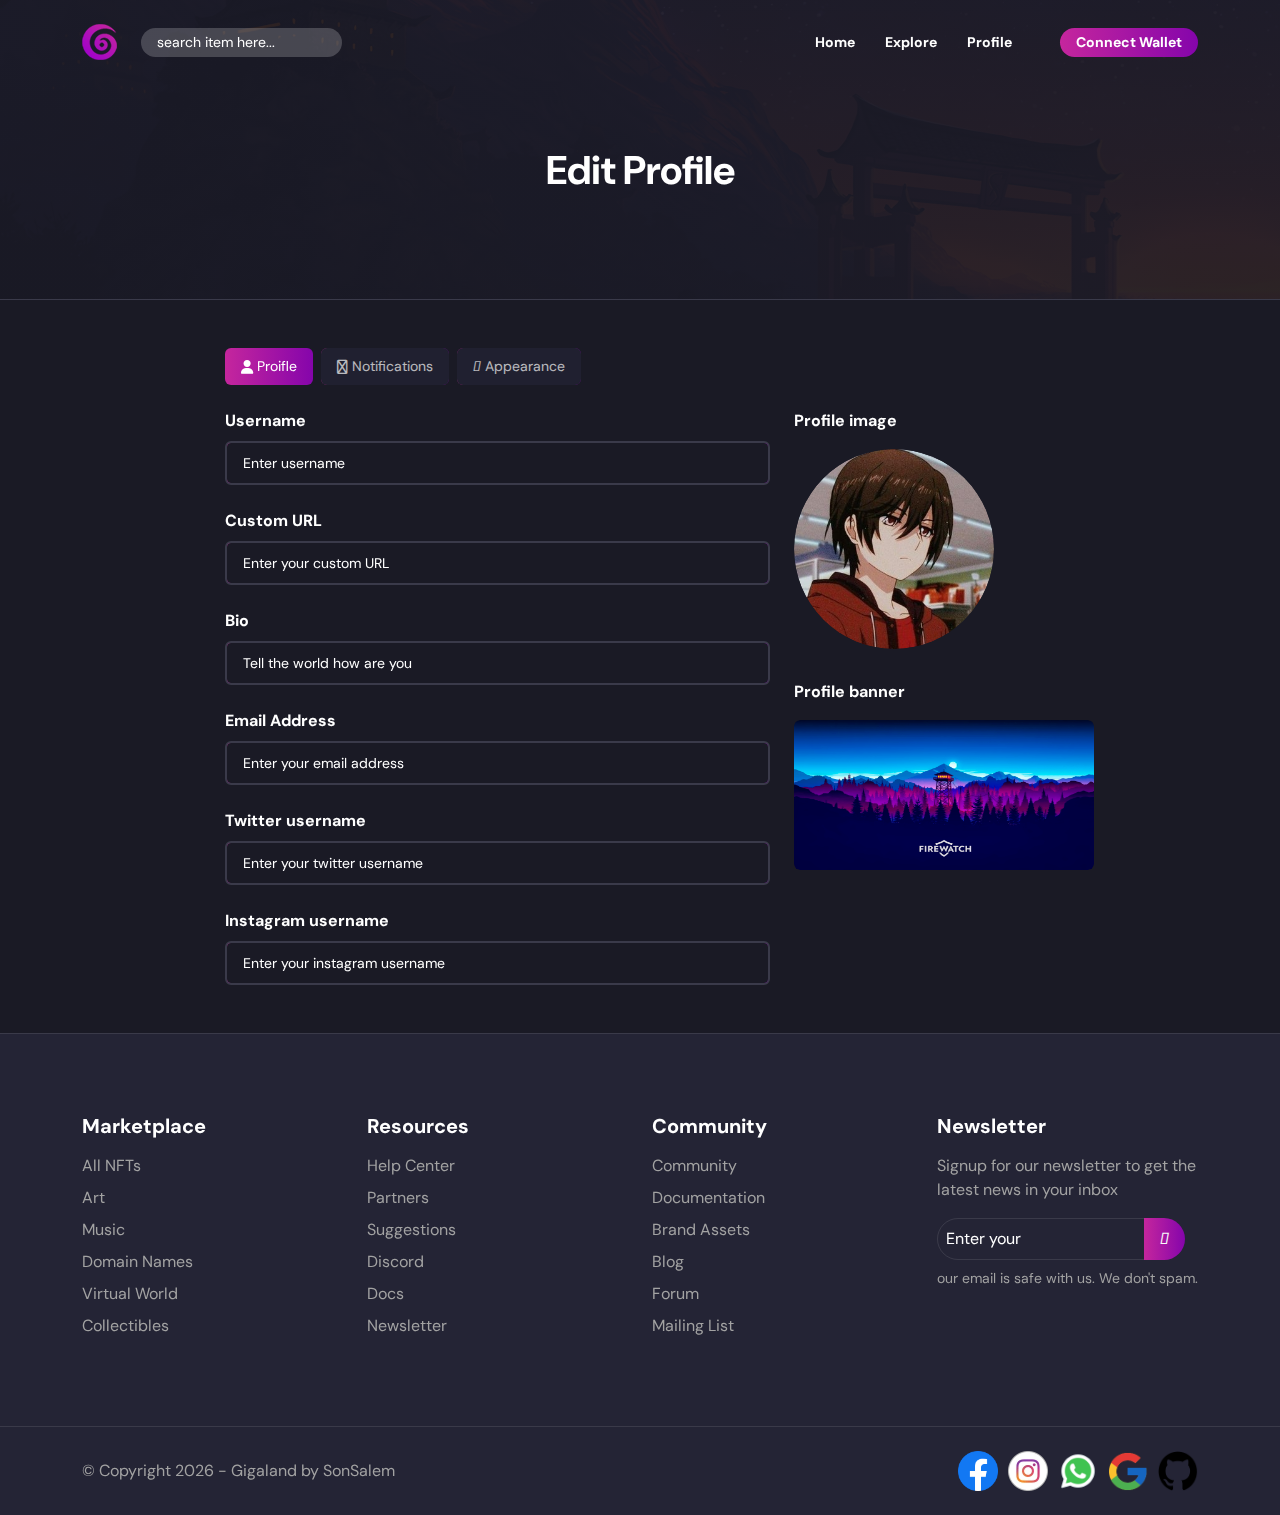
<file: profile.html>
<!DOCTYPE html>
<html lang="en">
  <head>
    <meta charset="UTF-8">
    <meta name="viewport" content="width=device-width, initial-scale=1.0">
    <!-- FavIcon -->
    <link rel="icon" href="img/logo.png">
    <!-- Google Fonts -->
    <link rel="preconnect" href="https://fonts.googleapis.com">
    <link rel="preconnect" href="https://fonts.gstatic.com" crossorigin>
    <link href="https://fonts.googleapis.com/css2?family=DM+Sans:ital,opsz,wght@0,9..40,100;0,9..40,200;0,9..40,300;0,9..40,400;0,9..40,500;0,9..40,600;0,9..40,700;0,9..40,800;0,9..40,900;0,9..40,1000;1,9..40,100;1,9..40,200;1,9..40,300;1,9..40,400;1,9..40,500;1,9..40,600;1,9..40,700;1,9..40,800;1,9..40,900&display=swap" rel="stylesheet">
    <!-- Font Awesome Libaray -->
    <link rel="stylesheet" href="css/fontawesome.css">
    <link rel="stylesheet"  href="https://site-assets.fontawesome.com/releases/v6.5.1/css/all.css">
    <!-- Owl Carousel Library -->
    <link rel="stylesheet" href="css/owl.carousel.min.css">
    <!-- Animation Library -->
    <link rel="stylesheet" href="css/animated.css">
    <link rel="stylesheet" href="https://cdnjs.cloudflare.com/ajax/libs/animate.css/4.1.1/animate.min.css"/>
    <!-- Bootstrap Library -->
    <link rel="stylesheet" href="css/bootstrap.min.css">
    <!-- Mian CSS File -->
    <link rel="stylesheet" href="css/gigaland.css">
    <!-- Title Of Page -->
    <title>Gigland</title>
  </head>
  <body>
    <!-- Start Loading -->
    <div class="loading position-fixed w-100 h-100 top-0 start-0 d-flex align-items-center justify-content-center t-duration">
      <svg class="progress-ring wow rotateIn" width="120" height="120">
        <circle class="progress-ring__circle" stroke="var(--main-color)" stroke-width="4" fill="transparent" r="52" cx="60" cy="60"/>
      </svg>
    </div>
    <!-- End Loading -->
    <!-- Start Nav -->
    <nav class="fixed-top py-4 t-duration">
      <div class="container d-flex flex-wrap">
        <div class="logo d-flex align-items-center ">
          <div class="image">
            <img src="img/logo.png" alt="logo" class="img-fluid">
          </div>
        </div>
        <ul class="links d-flex gap-30 align-items-center me-5 t-duration flex-grow-1">
          <form action="search.html" method="get" class="search  d-md-block me-auto">
            <input class="rounded-5 ms-md-4 t-duration py-1 px-3 text-light" type="search" name="searchNav" id="searchNav" placeholder="search item here...">
          </form>
          <li><a class="position-relative" href="index.html">Home</a></li>
          <li><a class="position-relative" href="explore.html">Explore</a></li>
          <li><a class="position-relative" href="profile.html">Profile</a></li>
        </ul>
        <div class="menu-tog d-flex align-items-center ms-auto">
          <a class="bg-grad py-1 px-3 rounded-5 position-relative but-hover t-duration me-4 me-md-0" href="wallat.html">Connect Wallet</a>
          <div class="menu-toggle lead pointer d-md-none">
            <i class="fa-solid fa-bars"></i>
          </div>
        </div>
      </div>
    </nav>
    <!-- Start Nav -->
    <!-- Start Landing -->
    <div class="landProfile d-flex align-items-center justify-content-center pt-5">
      <div class="container text-center">
        <h1 class="fw-bold">Edit Profile</h1>
      </div>
    </div>
    <!-- End Landing -->
    <!-- Start Edit -->
    <div class="editProf py-4 mt-4">
      <div class="container col-md-8">
        <div class="shuffle-edit d-flex mb-4">
          <div class="box bg-grad rounded-2 fs-14 t-duration pointer me-2 t-duration active" id="profile">
            <div class="inner d-flex px-3 py-2 rounded-2 align-items-center justify-content-center t-duration">
              <i class="fa-solid fa-user me-1"></i> Proifle
            </div>
          </div>
          <div class="box bg-grad rounded-2 fs-14 t-duration pointer me-2 t-duration" id="notifications">
            <div class="inner d-flex px-3 py-2 rounded-2 align-items-center justify-content-center t-duration">
              <i class="fa-light fa-regular fa-circle-exclamation me-1"></i> Notifications
            </div>
          </div>
          <div class="box bg-grad rounded-2 fs-14 t-duration pointer me-2 t-duration" id="appearance">
            <div class="inner d-flex px-3 py-2 rounded-2 align-items-center justify-content-center t-duration">
              <i class="fa-light fa-paintbrush me-1"></i> Appearance
            </div>
          </div>
        </div>
        <div class="row shuffle-content t-duration profile flex-column-reverse flex-lg-row" data-edit="profile">
          <div class="col-lg-8 wow slideInLeft">
            <form action="#" method="get" class="formdata">
              <div class="formItem mb-4">
                <div class="fw-bold mb-2">Username</div>
                <input class="rounded-2 py-2 px-3 text-light bg-transparent w-100 t-duration" type="text" placeholder="Enter username">
              </div>
              <div class="formItem mb-4">
                <div class="fw-bold mb-2">Custom URL</div>
                <input class="rounded-2 py-2 px-3 text-light bg-transparent w-100 t-duration" type="text" placeholder="Enter your custom URL">
              </div>
              <div class="formItem mb-4">
                <div class="fw-bold mb-2">Bio</div>
                <input class="rounded-2 py-2 px-3 text-light bg-transparent w-100 t-duration" type="text" placeholder="Tell the world how are you">
              </div>
              <div class="formItem mb-4">
                <div class="fw-bold mb-2">Email Address</div>
                <input class="rounded-2 py-2 px-3 text-light bg-transparent w-100 t-duration" type="text" placeholder="Enter your email address">
              </div>
              <div class="formItem mb-4">
                <div class="fw-bold mb-2">Twitter username</div>
                <input class="rounded-2 py-2 px-3 text-light bg-transparent w-100 t-duration" type="text" placeholder="Enter your twitter username">
              </div>
              <div class="formItem mb-4">
                <div class="fw-bold mb-2"> Instagram username</div>
                <input class="rounded-2 py-2 px-3 text-light bg-transparent w-100 t-duration" type="text" placeholder="Enter your instagram username">
              </div>
            </form>
          </div>
          <div class="col-lg-4 text-center text-lg-start wow slideInRight">
            <div class="fw-bold mb-3">Profile image</div>
            <label class="proImage pointer position-relative overflow-hidden rounded-circle mb-4" for="proImage">
              <img src="img/profileImage.jpg" alt="" class="rounded-circle w-100 h-100 t-duration">
              <svg class="progress-ring wow rotateIn position-absolute top-50 start-50 t-duration" width="120" height="120">
                <circle class="progress-ring__circle" stroke="var(--main-color)" stroke-width="4" fill="transparent" r="52" cx="60" cy="60"/>
              </svg>
            </label>
            <input type="file" accept="image/*" id="proImage">
            <div class="fw-bold mb-3">Profile banner</div>
            <label class="proImage pointer position-relative overflow-hidden rounded-2 mb-4 proBanner" for="proBanner">
              <img src="img/searchBg.jpg" alt="" class="rounded-2 w-100 h-100 t-duration">
              <svg class="progress-ring wow rotateIn position-absolute top-50 start-50 t-duration" width="120" height="120">
                <circle class="progress-ring__circle" stroke="var(--main-color)" stroke-width="4" fill="transparent" r="52" cx="60" cy="60"/>
              </svg>
            </label>
            <input type="file" accept="image/*" id="proBanner">
          </div>
        </div>
        <div class="row shuffle-content t-duration notifications hideAnimate" data-edit="notifications">
          <div class="col-md-6 mb-4">
            <div class="box d-flex p-3 justify-content-between bord-main">
              <div class="text">
                <div class="fw-bold mb-2">Item Solid</div>
                <div class="fs-14 c-gray">When someone purhased your item.</div>
              </div>
              <div class="toggle-check pointer"></div>
            </div>
          </div>
          <div class="col-md-6 mb-4">
            <div class="box d-flex p-3 justify-content-between bord-main">
              <div class="text">
                <div class="fw-bold mb-2">Auction Expiration</div>
                <div class="fs-14 c-gray">When an auction you created ends.</div>
              </div>
              <div class="toggle-check pointer"></div>
            </div>
          </div>
          <div class="col-md-6 mb-4">
            <div class="box d-flex p-3 justify-content-between bord-main">
              <div class="text">
                <div class="fw-bold mb-2">Bid Activity</div>
                <div class="fs-14 c-gray">When someone purhased your item.</div>
              </div>
              <div class="toggle-check pointer"></div>
            </div>
          </div>
          <div class="col-md-6 mb-4">
            <div class="box d-flex p-3 justify-content-between bord-main">
              <div class="text">
                <div class="fw-bold mb-2">Outbid</div>
                <div class="fs-14 c-gray">When an offer you placed is exceeded by another user.</div>
              </div>
              <div class="toggle-check pointer"></div>
            </div>
          </div>
          <div class="col-md-6 mb-4">
            <div class="box d-flex p-3 justify-content-between bord-main">
              <div class="text">
                <div class="fw-bold mb-2">Price Change</div>
                <div class="fs-14 c-gray">When an item you made an offer on changes in price.</div>
              </div>
              <div class="toggle-check pointer"></div>
            </div>
          </div>
          <div class="col-md-6 mb-4">
            <div class="box d-flex p-3 justify-content-between bord-main">
              <div class="text">
                <div class="fw-bold mb-2">Successful Purchase</div>
                <div class="fs-14 c-gray">When you successfully buy an item.</div>
              </div>
              <div class="toggle-check pointer"></div>
            </div>
          </div>
          <div class="col-12">
            <a class="bg-grad py-1 px-3 rounded-2 position-relative but-hover t-duration" href="#" style="width: fit-content;">Update Profile</a>
          </div>
        </div>
        <div class="row shuffle-content t-duration appearance hideAnimate" data-edit="appearance">
          <div class="col-md-6 mb-4">
            <div class="fw-bold mb-2">Languages</div>
            <div class="fs-14 c-gray mb-3">Select your prefered language.</div>
            <div class="p-2 bord-main fw-bold rounded-2">English</div>
          </div>
          <div class="col-md-6 mb-4">
            <div class="fw-bold mb-2">Scheme</div>
            <div class="fs-14 c-gray mb-3">Customize how Gigaland looks for you.</div>
            <div class="p-2 bord-main fw-bold rounded-2">Retro scheme</div>
          </div>
          <div class="col-12">
            <a class="bg-grad py-1 px-3 rounded-2 position-relative but-hover t-duration" href="#" style="width: fit-content;">Update Profile</a>
          </div>
        </div>
      </div>
    </div>
    <!-- End Edit -->
    <!-- Start Footer -->
    <footer class="bg-sec-dark">
      <div class="container">
        <div class="row">
          <div class="col-lg-3 col-md-6">
            <h5 class="headLinks fw-bold mb-3">Marketplace</h5>
            <ul>
              <li><a href="#" class="c-gray c-primary-hover mb-2">All NFTs</a></li>
              <li><a href="#" class="c-gray c-primary-hover mb-2">Art</a></li>
              <li><a href="#" class="c-gray c-primary-hover mb-2">Music</a></li>
              <li><a href="#" class="c-gray c-primary-hover mb-2">Domain Names</a></li>
              <li><a href="#" class="c-gray c-primary-hover mb-2">Virtual World</a></li>
              <li><a href="#" class="c-gray c-primary-hover mb-2">Collectibles</a></li>
            </ul>
          </div>
          <div class="col-lg-3 col-md-6">
            <h5 class="headLinks fw-bold mb-3">Resources</h5>
            <ul>
              <li><a href="#" class="c-gray c-primary-hover mb-2">Help Center</a></li>
              <li><a href="#" class="c-gray c-primary-hover mb-2">Partners</a></li>
              <li><a href="#" class="c-gray c-primary-hover mb-2">Suggestions</a></li>
              <li><a href="#" class="c-gray c-primary-hover mb-2">Discord</a></li>
              <li><a href="#" class="c-gray c-primary-hover mb-2">Docs</a></li>
              <li><a href="#" class="c-gray c-primary-hover mb-2">Newsletter</a></li>
            </ul>
          </div>
          <div class="col-lg-3 col-md-6">
            <h5 class="headLinks fw-bold mb-3">Community</h5>
            <ul>
              <li><a href="#" class="c-gray c-primary-hover mb-2">Community</a></li>
              <li><a href="#" class="c-gray c-primary-hover mb-2">Documentation</a></li>
              <li><a href="#" class="c-gray c-primary-hover mb-2">Brand Assets</a></li>
              <li><a href="#" class="c-gray c-primary-hover mb-2">Blog</a></li>
              <li><a href="#" class="c-gray c-primary-hover mb-2">Forum</a></li>
              <li><a href="#" class="c-gray c-primary-hover mb-2">Mailing List</a></li>
            </ul>
          </div>
          <div class="col-lg-3 col-md-6">
            <h5 class="headLinks fw-bold mb-3">Newsletter</h5>
            <div class="c-gray c-primary-hover mb-3">Signup for our newsletter to get the latest news in your inbox</div>
            <div class="input-group mb-2">
              <input type="text" class="foem-control bg-transparent border-w p-2" placeholder="Enter your">
              <div class="input-group-text ps-3 pe-3 bg-grad border-0 text-light pointer">
                <i class="fa-thin fa-arrow-right"></i>
              </div>
            </div>
            <div class="c-gray fs-14">our email is safe with us. We don't spam.</div>
          </div>
        </div>
      </div>
      <div class="copyr py-4">
        <div class="container d-flex justify-content-between align-items-center">
          <div class="c-gray">© Copyright <span class="staticYear"></span> - Gigaland by SonSalem</div>
          <ul class="links d-flex gap-10 align-items-center">
            <a href="https://www.facebook.com/profile.php?id=61553863762148">
              <img src="img/FaceBook.png" alt="image">
            </a>
            <a href="https://www.instagram.com/salemmamdouh77/">
              <img src="img/insta.webp" alt="image">
            </a>
            <a href="https://wa.me/201556617801">
              <img src="img/Whatsapp.png" alt="image">
            </a>
            <a href="mailto:salemmamdouh77777@gmail.com">
              <img src="img/Google.png" alt="image">
            </a>
            <a href="https://github.com/sonsalem">
              <img src="img/github.png" alt="image">
            </a>
          </ul>
        </div>
      </div>
    </footer>
    <!-- End Footer -->
  <!-- Popper -->
  <script src="js/popper.min.js"></script>
  <!-- JQueray Libraray -->
  <script src="js/jquery.min.js"></script>
  <!-- Owl Carousel Library -->
  <script src="js/owl.carousel.min.js"></script>
  <!-- Animation Libaray And WOW -->
  <script src="js/animation.js"></script>
  <script src="js/wow.min.js"></script>
  <script>new WOW().init();</script>
  <!-- Bootstrap Library -->
  <script src="js/bootstrap.min.js"></script>
  <!-- Main JS File -->
  <script src="js/gigaland.js"></script>
  </body>
</html>
</file>
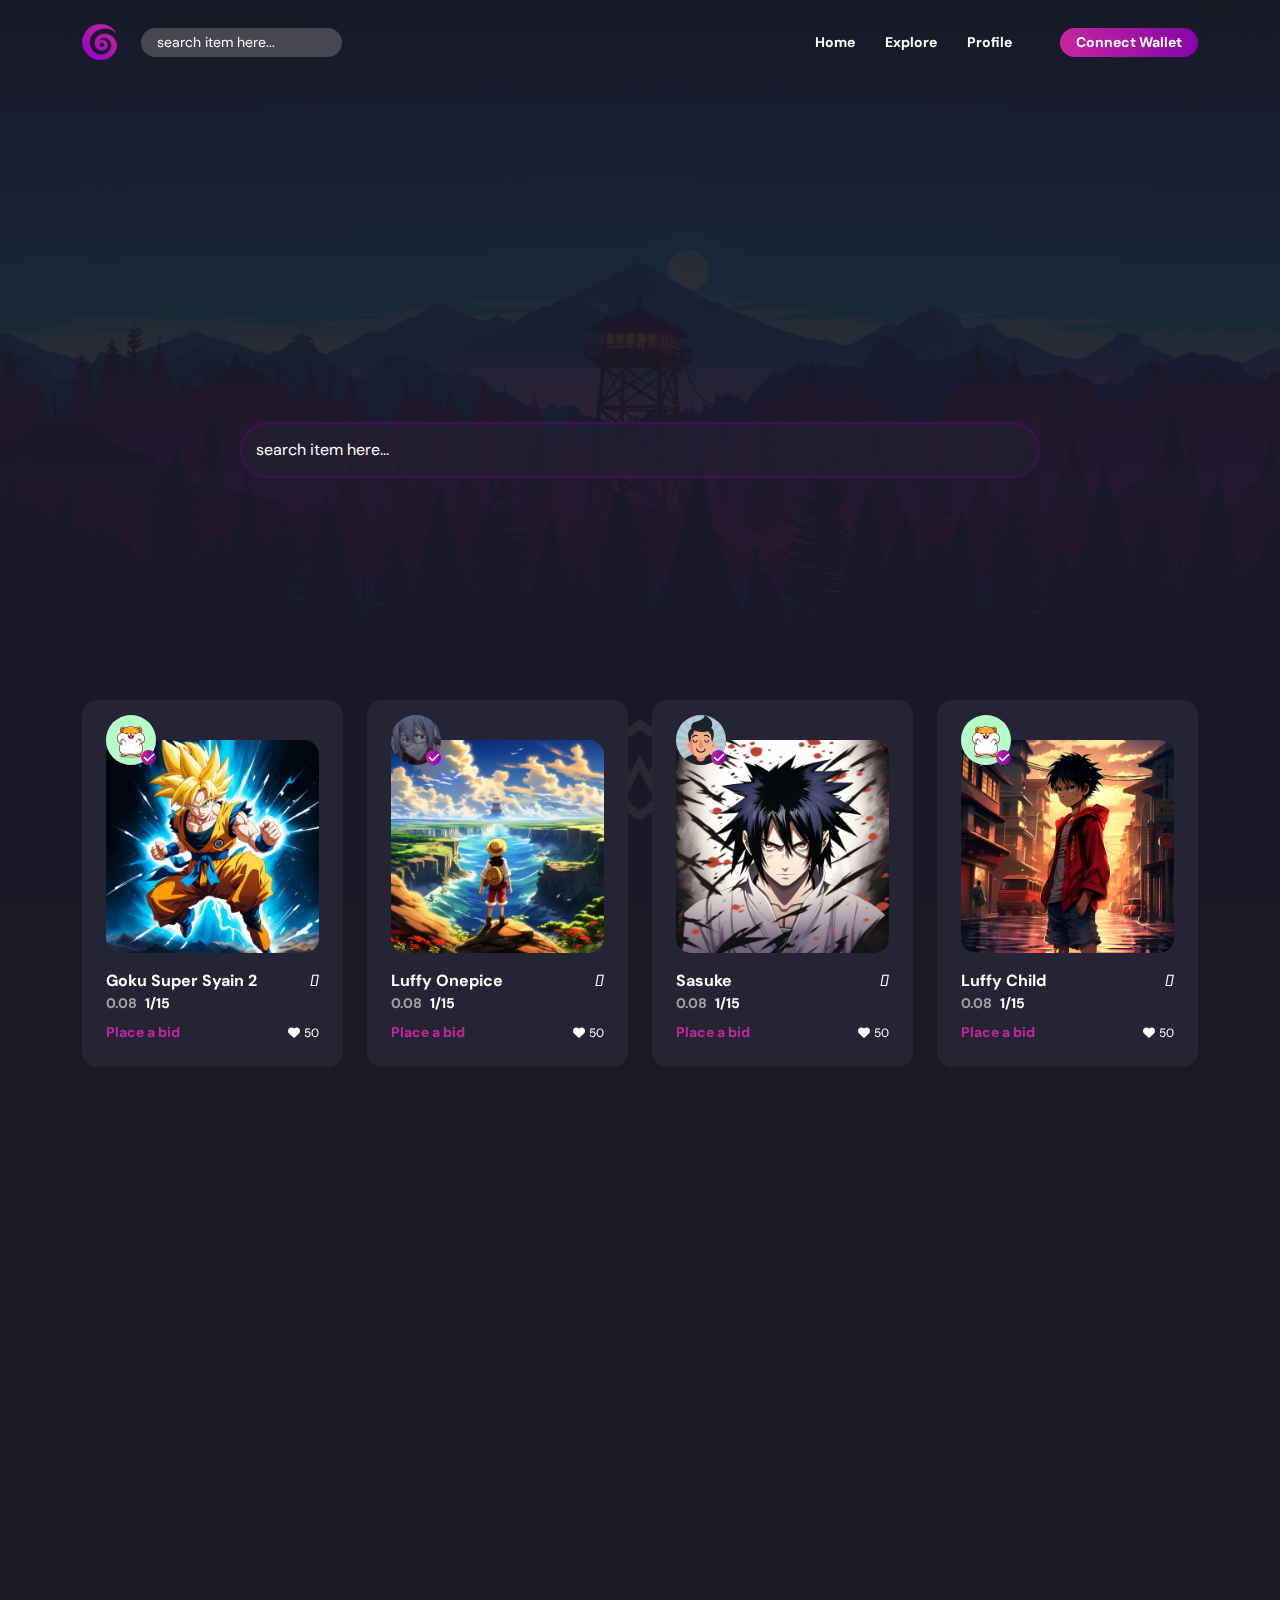
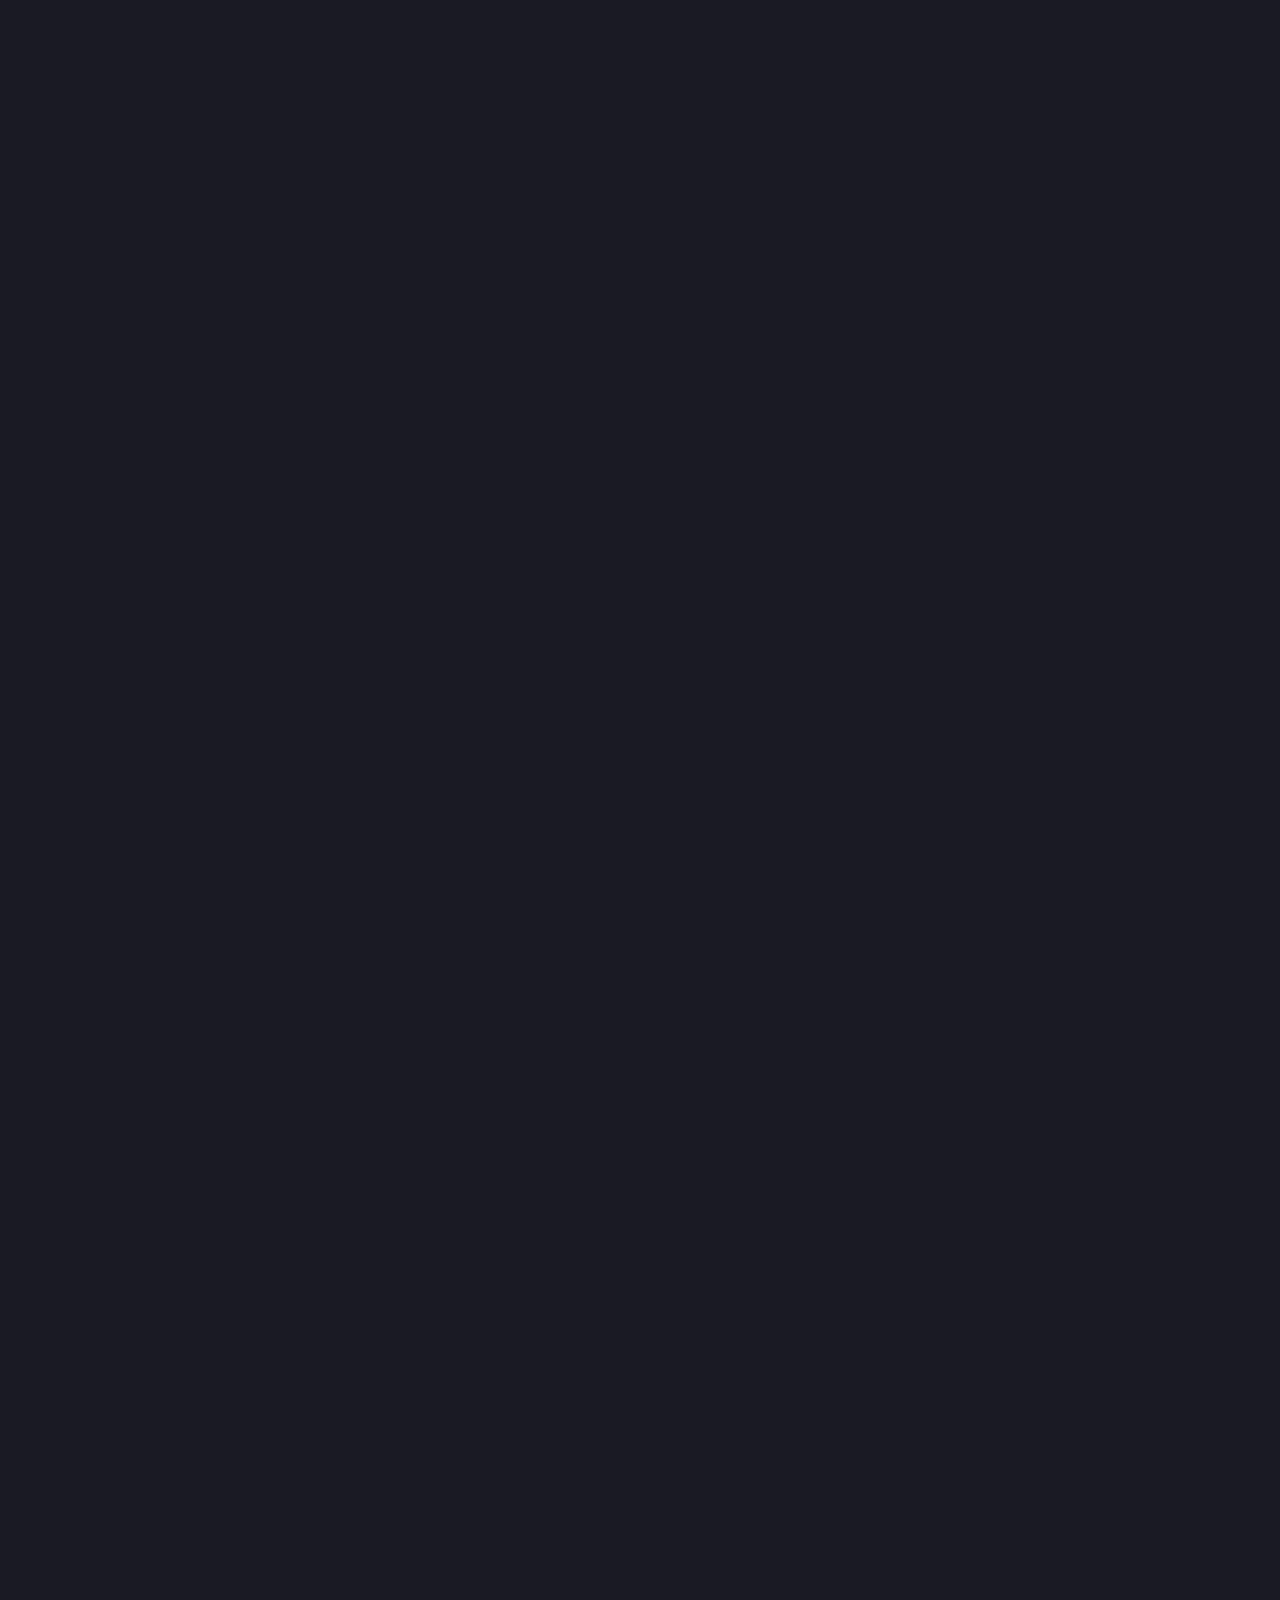
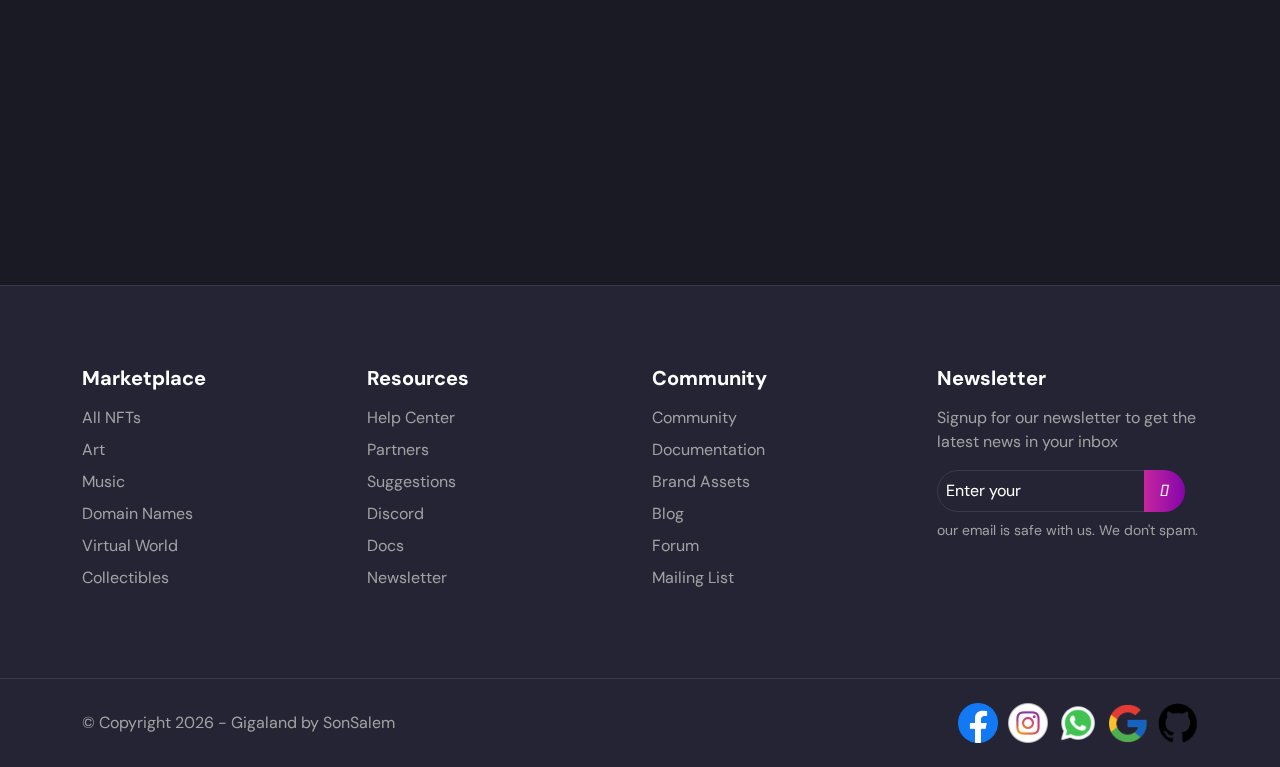
<file: search.html>
<!DOCTYPE html>
<html lang="en">
  <head>
    <meta charset="UTF-8">
    <meta name="viewport" content="width=device-width, initial-scale=1.0">
    <!-- FavIcon -->
    <link rel="icon" href="img/logo.png">
    <!-- Google Fonts -->
    <link rel="preconnect" href="https://fonts.googleapis.com">
    <link rel="preconnect" href="https://fonts.gstatic.com" crossorigin>
    <link href="https://fonts.googleapis.com/css2?family=DM+Sans:ital,opsz,wght@0,9..40,100;0,9..40,200;0,9..40,300;0,9..40,400;0,9..40,500;0,9..40,600;0,9..40,700;0,9..40,800;0,9..40,900;0,9..40,1000;1,9..40,100;1,9..40,200;1,9..40,300;1,9..40,400;1,9..40,500;1,9..40,600;1,9..40,700;1,9..40,800;1,9..40,900&display=swap" rel="stylesheet">
    <!-- Font Awesome Libaray -->
    <link rel="stylesheet" href="css/fontawesome.css">
    <link rel="stylesheet"  href="https://site-assets.fontawesome.com/releases/v6.5.1/css/all.css">
    <!-- Owl Carousel Library -->
    <link rel="stylesheet" href="css/owl.carousel.min.css">
    <!-- Animation Library -->
    <link rel="stylesheet" href="css/animated.css">
    <link rel="stylesheet" href="https://cdnjs.cloudflare.com/ajax/libs/animate.css/4.1.1/animate.min.css"/>
    <!-- Bootstrap Library -->
    <link rel="stylesheet" href="css/bootstrap.min.css">
    <!-- Mian CSS File -->
    <link rel="stylesheet" href="css/gigaland.css">
    <!-- Title Of Page -->
    <title>Gigland</title>
  </head>
  <body>
    <!-- Start Loading -->
    <div class="loading position-fixed w-100 h-100 top-0 start-0 d-flex align-items-center justify-content-center t-duration">
      <svg class="progress-ring wow rotateIn" width="120" height="120">
        <circle class="progress-ring__circle" stroke="var(--main-color)" stroke-width="4" fill="transparent" r="52" cx="60" cy="60"/>
      </svg>
    </div>
    <!-- End Loading -->
    <!-- Start Nav -->
    <nav class="fixed-top py-4 t-duration">
      <div class="container d-flex flex-wrap">
        <div class="logo d-flex align-items-center ">
          <div class="image">
            <img src="img/logo.png" alt="logo" class="img-fluid">
          </div>
        </div>
        <ul class="links d-flex gap-30 align-items-center me-5 t-duration flex-grow-1">
          <form action="search.html" method="get" class="search  d-md-block me-auto">
            <input class="rounded-5 ms-md-4 t-duration py-1 px-3 text-light" type="search" name="searchNav" id="searchNav" placeholder="search item here...">
          </form>
          <li><a class="position-relative" href="index.html">Home</a></li>
          <li><a class="position-relative" href="explore.html">Explore</a></li>
          <li><a class="position-relative" href="profile.html">Profile</a></li>
        </ul>
        <div class="menu-tog d-flex align-items-center ms-auto">
          <a class="bg-grad py-1 px-3 rounded-5 position-relative but-hover t-duration me-4 me-md-0" href="wallat.html">Connect Wallet</a>
          <div class="menu-toggle lead pointer d-md-none">
            <i class="fa-solid fa-bars"></i>
          </div>
        </div>
      </div>
    </nav>
    <!-- Start Nav -->
    <!-- Start Landing Search -->
    <div class="landSearch d-flex align-items-center justify-content-center">
      <div class="container">
        <form action="search.html" method="get" class="search d-flex align-items-center justify-content-center">
          <input class="rounded-5 py-3 px-3 text-light w-100" type="search" name="searchNav" id="searchNav" placeholder="search item here...">
        </form>
      </div>
    </div>
    <!-- End Landing Search -->
    <!-- Start Items -->
    <div class="SearchItems items">
      <div class="container">
        <div class="row position-relative">
          <div class="col-md-6 col-lg-3 wow slideInUp se">
            <div class="item main-rad bg-sec-dark p-4 mb-4">
              <div class="image position-relative my-3">
                <div class="share t-duration main-rad position-absolute start-0 top-0 w-100 h-100 d-flex align-items-center justify-content-center flex-column px-4">
                  <a href="#" class="link rounded-1 fs-14 py-1 w-100 mx-2 text-center mb-3 fw-bold">Buy Item</a>
                  <div class="mb-2 fs-14 fw-bold">Share</div>
                  <div class="d-flex links">
                    <a href="https://www.facebook.com/profile.php?id=61553863762148">
                      <img src="img/FaceBook.png" alt="img">
                    </a>
                    <a href="https://wa.me/201556617801">
                      <img src="img/Whatsapp.png" alt="img">
                    </a>
                    <a href="mailto:salemmamdouh77777@gmail.com">
                      <img src="img/Google.png" alt="img">
                    </a>
                  </div>
                </div>
                <div class="circle-person position-absolute rounded-circle bg-grad pointer">
                  <img src="img/author-2.jpg" alt="img" class="rounded-circle w-100 h-100 t-duration">
                  <div class="right rounded-circle bg-grad position-absolute d-flex align-items-center justify-content-center">
                    <i class="fa-solid fa-check"></i>
                  </div>
                </div>
                <img src="img/son-5.png" alt="img" class="main-rad w-100">
              </div>
              <div class="d-flex align-items-center justify-content-between gap-30">
                <div class="titID fw-bold text-truncate">Goku Super Syain 2</div>
                <div class="sharebut pointer">
                  <i class="fa-light fa-ellipsis"></i>
                </div>
              </div>
              <div class="fs-14 fw-bold mb-2"><span class="c-gray me-2">0.08</span>1/15</div>
              <div class="d-flex align-items-center justify-content-between fs-14 gap-30">
                <div class="c-primary fw-bold text-truncate">Place a bid</div>
                <div class="love pointer">
                  <i class="fa-solid fa-heart me-1 t-duration"></i>50
                </div>
              </div>
            </div>
          </div>
          <div class="col-md-6 col-lg-3 wow slideInUp se">
            <div class="item main-rad bg-sec-dark p-4 mb-4">
            <div class="image position-relative my-3">
              <div class="share t-duration main-rad position-absolute start-0 top-0 w-100 h-100 d-flex align-items-center justify-content-center flex-column px-4">
                <a href="#" class="link rounded-1 fs-14 py-1 w-100 mx-2 text-center mb-3 fw-bold">Buy Item</a>
                <div class="mb-2 fs-14 fw-bold">Share</div>
                <div class="d-flex links">
                  <a href="https://www.facebook.com/profile.php?id=61553863762148">
                    <img src="img/FaceBook.png" alt="img">
                  </a>
                  <a href="https://wa.me/201556617801">
                    <img src="img/Whatsapp.png" alt="img">
                  </a>
                  <a href="mailto:salemmamdouh77777@gmail.com">
                    <img src="img/Google.png" alt="img">
                  </a>
                </div>
              </div>
              <div class="circle-person position-absolute rounded-circle bg-grad pointer">
                <img src="img/alla.jpg" alt="img" class="rounded-circle w-100 h-100 t-duration">
                <div class="right rounded-circle bg-grad position-absolute d-flex align-items-center justify-content-center">
                  <i class="fa-solid fa-check"></i>
                </div>
              </div>
              <img src="img/son-2.png" alt="img" class="main-rad w-100">
            </div>
            <div class="d-flex align-items-center justify-content-between gap-30">
              <div class="titID fw-bold text-truncate">Luffy Onepice</div>
              <div class="sharebut pointer">
                <i class="fa-light fa-ellipsis"></i>
              </div>
            </div>
            <div class="fs-14 fw-bold mb-2"><span class="c-gray me-2">0.08</span>1/15</div>
            <div class="d-flex align-items-center justify-content-between fs-14 gap-30">
              <div class="c-primary fw-bold text-truncate">Place a bid</div>
              <div class="love pointer">
                <i class="fa-solid fa-heart me-1 t-duration"></i>50
              </div>
            </div>
            </div>
          </div>
          <div class="col-md-6 col-lg-3 wow slideInUp se">
            <div class="item main-rad bg-sec-dark p-4 mb-4">
            <div class="image position-relative my-3">
              <div class="share t-duration main-rad position-absolute start-0 top-0 w-100 h-100 d-flex align-items-center justify-content-center flex-column px-4">
                <a href="#" class="link rounded-1 fs-14 py-1 w-100 mx-2 text-center mb-3 fw-bold">Buy Item</a>
                <div class="mb-2 fs-14 fw-bold">Share</div>
                <div class="d-flex links">
                  <a href="https://www.facebook.com/profile.php?id=61553863762148">
                    <img src="img/FaceBook.png" alt="img">
                  </a>
                  <a href="https://wa.me/201556617801">
                    <img src="img/Whatsapp.png" alt="img">
                  </a>
                  <a href="mailto:salemmamdouh77777@gmail.com">
                    <img src="img/Google.png" alt="img">
                  </a>
                </div>
              </div>
              <div class="circle-person position-absolute rounded-circle bg-grad pointer">
                <img src="img/author-7.jpg" alt="img" class="rounded-circle w-100 h-100 t-duration">
                <div class="right rounded-circle bg-grad position-absolute d-flex align-items-center justify-content-center">
                  <i class="fa-solid fa-check"></i>
                </div>
              </div>
              <img src="img/son-11.png" alt="img" class="main-rad w-100">
            </div>
            <div class="d-flex align-items-center justify-content-between gap-30">
              <div class="titID fw-bold text-truncate">Sasuke</div>
              <div class="sharebut pointer">
                <i class="fa-light fa-ellipsis"></i>
              </div>
            </div>
            <div class="fs-14 fw-bold mb-2"><span class="c-gray me-2">0.08</span>1/15</div>
            <div class="d-flex align-items-center justify-content-between fs-14 gap-30">
              <div class="c-primary fw-bold text-truncate">Place a bid</div>
              <div class="love pointer">
                <i class="fa-solid fa-heart me-1 t-duration"></i>50
              </div>
            </div>
            </div>
          </div>
          <div class="col-md-6 col-lg-3 wow slideInUp se">
            <div class="item main-rad bg-sec-dark p-4 mb-4">
            <div class="image position-relative my-3">
              <div class="share t-duration main-rad position-absolute start-0 top-0 w-100 h-100 d-flex align-items-center justify-content-center flex-column px-4">
                <a href="#" class="link rounded-1 fs-14 py-1 w-100 mx-2 text-center mb-3 fw-bold">Buy Item</a>
                <div class="mb-2 fs-14 fw-bold">Share</div>
                <div class="d-flex links">
                  <a href="https://www.facebook.com/profile.php?id=61553863762148">
                    <img src="img/FaceBook.png" alt="img">
                  </a>
                  <a href="https://wa.me/201556617801">
                    <img src="img/Whatsapp.png" alt="img">
                  </a>
                  <a href="mailto:salemmamdouh77777@gmail.com">
                    <img src="img/Google.png" alt="img">
                  </a>
                </div>
              </div>
              <div class="circle-person position-absolute rounded-circle bg-grad pointer">
                <img src="img/author-2.jpg" alt="img" class="rounded-circle w-100 h-100 t-duration">
                <div class="right rounded-circle bg-grad position-absolute d-flex align-items-center justify-content-center">
                  <i class="fa-solid fa-check"></i>
                </div>
              </div>
              <img src="img/son-3.png" alt="img" class="main-rad w-100">
            </div>
            <div class="d-flex align-items-center justify-content-between gap-30">
              <div class="titID fw-bold text-truncate">Luffy Child</div>
              <div class="sharebut pointer">
                <i class="fa-light fa-ellipsis"></i>
              </div>
            </div>
            <div class="fs-14 fw-bold mb-2"><span class="c-gray me-2">0.08</span>1/15</div>
            <div class="d-flex align-items-center justify-content-between fs-14 gap-30">
              <div class="c-primary fw-bold text-truncate">Place a bid</div>
              <div class="love pointer">
                <i class="fa-solid fa-heart me-1 t-duration"></i>50
              </div>
            </div>
            </div>
          </div>
          <div class="col-md-6 col-lg-3 wow slideInUp se">
            <div class="item main-rad bg-sec-dark p-4 mb-4">
              <div class="image position-relative my-3">
                <div class="share t-duration main-rad position-absolute start-0 top-0 w-100 h-100 d-flex align-items-center justify-content-center flex-column px-4">
                  <a href="#" class="link rounded-1 fs-14 py-1 w-100 mx-2 text-center mb-3 fw-bold">Buy Item</a>
                  <div class="mb-2 fs-14 fw-bold">Share</div>
                  <div class="d-flex links">
                    <a href="https://www.facebook.com/profile.php?id=61553863762148">
                      <img src="img/FaceBook.png" alt="img">
                    </a>
                    <a href="https://wa.me/201556617801">
                      <img src="img/Whatsapp.png" alt="img">
                    </a>
                    <a href="mailto:salemmamdouh77777@gmail.com">
                      <img src="img/Google.png" alt="img">
                    </a>
                  </div>
                </div>
                <div class="circle-person position-absolute rounded-circle bg-grad pointer">
                  <img src="img/author-2.jpg" alt="img" class="rounded-circle w-100 h-100 t-duration">
                  <div class="right rounded-circle bg-grad position-absolute d-flex align-items-center justify-content-center">
                    <i class="fa-solid fa-check"></i>
                  </div>
                </div>
                <img src="img/son-7.png" alt="img" class="main-rad w-100">
              </div>
              <div class="d-flex align-items-center justify-content-between gap-30">
                <div class="titID fw-bold text-truncate">Goku Super Sayin 2</div>
                <div class="sharebut pointer">
                  <i class="fa-light fa-ellipsis"></i>
                </div>
              </div>
              <div class="fs-14 fw-bold mb-2"><span class="c-gray me-2">0.08</span>1/15</div>
              <div class="d-flex align-items-center justify-content-between fs-14 gap-30">
                <div class="c-primary fw-bold text-truncate">Place a bid</div>
                <div class="love pointer">
                  <i class="fa-solid fa-heart me-1 t-duration"></i>50
                </div>
              </div>
            </div>
          </div>
          <div class="col-md-6 col-lg-3 wow slideInUp se">
            <div class="item main-rad bg-sec-dark p-4 mb-4">
            <div class="image position-relative my-3">
              <div class="share t-duration main-rad position-absolute start-0 top-0 w-100 h-100 d-flex align-items-center justify-content-center flex-column px-4">
                <a href="#" class="link rounded-1 fs-14 py-1 w-100 mx-2 text-center mb-3 fw-bold">Buy Item</a>
                <div class="mb-2 fs-14 fw-bold">Share</div>
                <div class="d-flex links">
                  <a href="https://www.facebook.com/profile.php?id=61553863762148">
                    <img src="img/FaceBook.png" alt="img">
                  </a>
                  <a href="https://wa.me/201556617801">
                    <img src="img/Whatsapp.png" alt="img">
                  </a>
                  <a href="mailto:salemmamdouh77777@gmail.com">
                    <img src="img/Google.png" alt="img">
                  </a>
                </div>
              </div>
              <div class="circle-person position-absolute rounded-circle bg-grad pointer">
                <img src="img/alla.jpg" alt="img" class="rounded-circle w-100 h-100 t-duration">
                <div class="right rounded-circle bg-grad position-absolute d-flex align-items-center justify-content-center">
                  <i class="fa-solid fa-check"></i>
                </div>
              </div>
              <img src="img/son-21.png" alt="img" class="main-rad w-100">
            </div>
            <div class="d-flex align-items-center justify-content-between gap-30">
              <div class="titID fw-bold text-truncate">Mahito</div>
              <div class="sharebut pointer">
                <i class="fa-light fa-ellipsis"></i>
              </div>
            </div>
            <div class="fs-14 fw-bold mb-2"><span class="c-gray me-2">0.08</span>1/15</div>
            <div class="d-flex align-items-center justify-content-between fs-14 gap-30">
              <div class="c-primary fw-bold text-truncate">Place a bid</div>
              <div class="love pointer">
                <i class="fa-solid fa-heart me-1 t-duration"></i>50
              </div>
            </div>
            </div>
          </div>
          <div class="col-md-6 col-lg-3 wow slideInUp se">
            <div class="item main-rad bg-sec-dark p-4 mb-4">
            <div class="image position-relative my-3">
              <div class="share t-duration main-rad position-absolute start-0 top-0 w-100 h-100 d-flex align-items-center justify-content-center flex-column px-4">
                <a href="#" class="link rounded-1 fs-14 py-1 w-100 mx-2 text-center mb-3 fw-bold">Buy Item</a>
                <div class="mb-2 fs-14 fw-bold">Share</div>
                <div class="d-flex links">
                  <a href="https://www.facebook.com/profile.php?id=61553863762148">
                    <img src="img/FaceBook.png" alt="img">
                  </a>
                  <a href="https://wa.me/201556617801">
                    <img src="img/Whatsapp.png" alt="img">
                  </a>
                  <a href="mailto:salemmamdouh77777@gmail.com">
                    <img src="img/Google.png" alt="img">
                  </a>
                </div>
              </div>
              <div class="circle-person position-absolute rounded-circle bg-grad pointer">
                <img src="img/author-1.jpg" alt="img" class="rounded-circle w-100 h-100 t-duration">
                <div class="right rounded-circle bg-grad position-absolute d-flex align-items-center justify-content-center">
                  <i class="fa-solid fa-check"></i>
                </div>
              </div>
              <img src="img/son-8.png" alt="img" class="main-rad w-100">
            </div>
            <div class="d-flex align-items-center justify-content-between gap-30">
              <div class="titID fw-bold text-truncate">Vigeta Super Sayin 2</div>
              <div class="sharebut pointer">
                <i class="fa-light fa-ellipsis"></i>
              </div>
            </div>
            <div class="fs-14 fw-bold mb-2"><span class="c-gray me-2">0.08</span>1/15</div>
            <div class="d-flex align-items-center justify-content-between fs-14 gap-30">
              <div class="c-primary fw-bold text-truncate">Place a bid</div>
              <div class="love pointer">
                <i class="fa-solid fa-heart me-1 t-duration"></i>50
              </div>
            </div>
            </div>
          </div>
          <div class="col-md-6 col-lg-3 wow slideInUp se">
            <div class="item main-rad bg-sec-dark p-4 mb-4">
            <div class="image position-relative my-3">
              <div class="share t-duration main-rad position-absolute start-0 top-0 w-100 h-100 d-flex align-items-center justify-content-center flex-column px-4">
                <a href="#" class="link rounded-1 fs-14 py-1 w-100 mx-2 text-center mb-3 fw-bold">Buy Item</a>
                <div class="mb-2 fs-14 fw-bold">Share</div>
                <div class="d-flex links">
                  <a href="https://www.facebook.com/profile.php?id=61553863762148">
                    <img src="img/FaceBook.png" alt="img">
                  </a>
                  <a href="https://wa.me/201556617801">
                    <img src="img/Whatsapp.png" alt="img">
                  </a>
                  <a href="mailto:salemmamdouh77777@gmail.com">
                    <img src="img/Google.png" alt="img">
                  </a>
                </div>
              </div>
              <div class="circle-person position-absolute rounded-circle bg-grad pointer">
                <img src="img/author-2.jpg" alt="img" class="rounded-circle w-100 h-100 t-duration">
                <div class="right rounded-circle bg-grad position-absolute d-flex align-items-center justify-content-center">
                  <i class="fa-solid fa-check"></i>
                </div>
              </div>
              <img src="img/son-1.png" alt="img" class="main-rad w-100">
            </div>
            <div class="d-flex align-items-center justify-content-between gap-30">
              <div class="titID fw-bold text-truncate">Luffy Casule</div>
              <div class="sharebut pointer">
                <i class="fa-light fa-ellipsis"></i>
              </div>
            </div>
            <div class="fs-14 fw-bold mb-2"><span class="c-gray me-2">0.08</span>1/15</div>
            <div class="d-flex align-items-center justify-content-between fs-14 gap-30">
              <div class="c-primary fw-bold text-truncate">Place a bid</div>
              <div class="love pointer">
                <i class="fa-solid fa-heart me-1 t-duration"></i>50
              </div>
            </div>
            </div>
          </div>
          <div class="col-md-6 col-lg-3 wow slideInUp se">
            <div class="item main-rad bg-sec-dark p-4 mb-4">
            <div class="image position-relative my-3">
              <div class="share t-duration main-rad position-absolute start-0 top-0 w-100 h-100 d-flex align-items-center justify-content-center flex-column px-4">
                <a href="#" class="link rounded-1 fs-14 py-1 w-100 mx-2 text-center mb-3 fw-bold">Buy Item</a>
                <div class="mb-2 fs-14 fw-bold">Share</div>
                <div class="d-flex links">
                  <a href="https://www.facebook.com/profile.php?id=61553863762148">
                    <img src="img/FaceBook.png" alt="img">
                  </a>
                  <a href="https://wa.me/201556617801">
                    <img src="img/Whatsapp.png" alt="img">
                  </a>
                  <a href="mailto:salemmamdouh77777@gmail.com">
                    <img src="img/Google.png" alt="img">
                  </a>
                </div>
              </div>
              <div class="circle-person position-absolute rounded-circle bg-grad pointer">
                <img src="img/author-1.jpg" alt="img" class="rounded-circle w-100 h-100 t-duration">
                <div class="right rounded-circle bg-grad position-absolute d-flex align-items-center justify-content-center">
                  <i class="fa-solid fa-check"></i>
                </div>
              </div>
              <img src="img/static-18.png" alt="img" class="main-rad w-100">
            </div>
            <div class="d-flex align-items-center justify-content-between gap-30">
              <div class="titID fw-bold text-truncate">Enusha</div>
              <div class="sharebut pointer">
                <i class="fa-light fa-ellipsis"></i>
              </div>
            </div>
            <div class="fs-14 fw-bold mb-2"><span class="c-gray me-2">0.08</span>1/15</div>
            <div class="d-flex align-items-center justify-content-between fs-14 gap-30">
              <div class="c-primary fw-bold text-truncate">Place a bid</div>
              <div class="love pointer">
                <i class="fa-solid fa-heart me-1 t-duration"></i>50
              </div>
            </div>
            </div>
          </div>
          <div class="col-md-6 col-lg-3 wow slideInUp se">
            <div class="item main-rad bg-sec-dark p-4 mb-4">
            <div class="image position-relative my-3">
              <div class="share t-duration main-rad position-absolute start-0 top-0 w-100 h-100 d-flex align-items-center justify-content-center flex-column px-4">
                <a href="#" class="link rounded-1 fs-14 py-1 w-100 mx-2 text-center mb-3 fw-bold">Buy Item</a>
                <div class="mb-2 fs-14 fw-bold">Share</div>
                <div class="d-flex links">
                  <a href="https://www.facebook.com/profile.php?id=61553863762148">
                    <img src="img/FaceBook.png" alt="img">
                  </a>
                  <a href="https://wa.me/201556617801">
                    <img src="img/Whatsapp.png" alt="img">
                  </a>
                  <a href="mailto:salemmamdouh77777@gmail.com">
                    <img src="img/Google.png" alt="img">
                  </a>
                </div>
              </div>
              <div class="circle-person position-absolute rounded-circle bg-grad pointer">
                <img src="img/author-3.jpg" alt="img" class="rounded-circle w-100 h-100 t-duration">
                <div class="right rounded-circle bg-grad position-absolute d-flex align-items-center justify-content-center">
                  <i class="fa-solid fa-check"></i>
                </div>
              </div>
              <img src="img/col-7.png" alt="img" class="main-rad w-100">
            </div>
            <div class="d-flex align-items-center justify-content-between gap-30">
              <div class="titID fw-bold text-truncate">AnimeSailorClub</div>
              <div class="sharebut pointer">
                <i class="fa-light fa-ellipsis"></i>
              </div>
            </div>
            <div class="fs-14 fw-bold mb-2"><span class="c-gray me-2">0.08</span>1/15</div>
            <div class="d-flex align-items-center justify-content-between fs-14 gap-30">
              <div class="c-primary fw-bold text-truncate">Place a bid</div>
              <div class="love pointer">
                <i class="fa-solid fa-heart me-1 t-duration"></i>50
              </div>
            </div>
            </div>
          </div>
          <div class="col-md-6 col-lg-3 wow slideInUp se">
            <div class="item main-rad bg-sec-dark p-4 mb-4">
            <div class="image position-relative my-3">
              <div class="share t-duration main-rad position-absolute start-0 top-0 w-100 h-100 d-flex align-items-center justify-content-center flex-column px-4">
                <a href="#" class="link rounded-1 fs-14 py-1 w-100 mx-2 text-center mb-3 fw-bold">Buy Item</a>
                <div class="mb-2 fs-14 fw-bold">Share</div>
                <div class="d-flex links">
                  <a href="https://www.facebook.com/profile.php?id=61553863762148">
                    <img src="img/FaceBook.png" alt="img">
                  </a>
                  <a href="https://wa.me/201556617801">
                    <img src="img/Whatsapp.png" alt="img">
                  </a>
                  <a href="mailto:salemmamdouh77777@gmail.com">
                    <img src="img/Google.png" alt="img">
                  </a>
                </div>
              </div>
              <div class="circle-person position-absolute rounded-circle bg-grad pointer">
                <img src="img/author-4.jpg" alt="img" class="rounded-circle w-100 h-100 t-duration">
                <div class="right rounded-circle bg-grad position-absolute d-flex align-items-center justify-content-center">
                  <i class="fa-solid fa-check"></i>
                </div>
              </div>
              <img src="img/col-9.png" alt="img" class="main-rad w-100">
            </div>
            <div class="d-flex align-items-center justify-content-between gap-30">
              <div class="titID fw-bold text-truncate">Dramtic Luffy</div>
              <div class="sharebut pointer">
                <i class="fa-light fa-ellipsis"></i>
              </div>
            </div>
            <div class="fs-14 fw-bold mb-2"><span class="c-gray me-2">0.08</span>1/15</div>
            <div class="d-flex align-items-center justify-content-between fs-14 gap-30">
              <div class="c-primary fw-bold text-truncate">Place a bid</div>
              <div class="love pointer">
                <i class="fa-solid fa-heart me-1 t-duration"></i>50
              </div>
            </div>
            </div>
          </div>
          <div class="col-md-6 col-lg-3 wow slideInUp se">
            <div class="item main-rad bg-sec-dark p-4 mb-4">
            <div class="image position-relative my-3">
              <div class="share t-duration main-rad position-absolute start-0 top-0 w-100 h-100 d-flex align-items-center justify-content-center flex-column px-4">
                <a href="#" class="link rounded-1 fs-14 py-1 w-100 mx-2 text-center mb-3 fw-bold">Buy Item</a>
                <div class="mb-2 fs-14 fw-bold">Share</div>
                <div class="d-flex links">
                  <a href="https://www.facebook.com/profile.php?id=61553863762148">
                    <img src="img/FaceBook.png" alt="img">
                  </a>
                  <a href="https://wa.me/201556617801">
                    <img src="img/Whatsapp.png" alt="img">
                  </a>
                  <a href="mailto:salemmamdouh77777@gmail.com">
                    <img src="img/Google.png" alt="img">
                  </a>
                </div>
              </div>
              <div class="circle-person position-absolute rounded-circle bg-grad pointer">
                <img src="img/author-5.jpg" alt="img" class="rounded-circle w-100 h-100 t-duration">
                <div class="right rounded-circle bg-grad position-absolute d-flex align-items-center justify-content-center">
                  <i class="fa-solid fa-check"></i>
                </div>
              </div>
              <img src="img/son-4.png" alt="img" class="main-rad w-100">
            </div>
            <div class="d-flex align-items-center justify-content-between gap-30">
              <div class="titID fw-bold text-truncate">Andriod 18</div>
              <div class="sharebut pointer">
                <i class="fa-light fa-ellipsis"></i>
              </div>
            </div>
            <div class="fs-14 fw-bold mb-2"><span class="c-gray me-2">0.08</span>1/15</div>
            <div class="d-flex align-items-center justify-content-between fs-14 gap-30">
              <div class="c-primary fw-bold text-truncate">Place a bid</div>
              <div class="love pointer">
                <i class="fa-solid fa-heart me-1 t-duration"></i>50
              </div>
            </div>
            </div>
          </div>
          <div class="col-md-6 col-lg-3 wow slideInUp se">
            <div class="item main-rad bg-sec-dark p-4 mb-4">
            <div class="image position-relative my-3">
              <div class="share t-duration main-rad position-absolute start-0 top-0 w-100 h-100 d-flex align-items-center justify-content-center flex-column px-4">
                <a href="#" class="link rounded-1 fs-14 py-1 w-100 mx-2 text-center mb-3 fw-bold">Buy Item</a>
                <div class="mb-2 fs-14 fw-bold">Share</div>
                <div class="d-flex links">
                  <a href="https://www.facebook.com/profile.php?id=61553863762148">
                    <img src="img/FaceBook.png" alt="img">
                  </a>
                  <a href="https://wa.me/201556617801">
                    <img src="img/Whatsapp.png" alt="img">
                  </a>
                  <a href="mailto:salemmamdouh77777@gmail.com">
                    <img src="img/Google.png" alt="img">
                  </a>
                </div>
              </div>
              <div class="circle-person position-absolute rounded-circle bg-grad pointer">
                <img src="img/author-6.jpg" alt="img" class="rounded-circle w-100 h-100 t-duration">
                <div class="right rounded-circle bg-grad position-absolute d-flex align-items-center justify-content-center">
                  <i class="fa-solid fa-check"></i>
                </div>
              </div>
              <img src="img/col-10.png" alt="img" class="main-rad w-100">
            </div>
            <div class="d-flex align-items-center justify-content-between gap-30">
              <div class="titID fw-bold text-truncate">Dark Person</div>
              <div class="sharebut pointer">
                <i class="fa-light fa-ellipsis"></i>
              </div>
            </div>
            <div class="fs-14 fw-bold mb-2"><span class="c-gray me-2">0.08</span>1/15</div>
            <div class="d-flex align-items-center justify-content-between fs-14 gap-30">
              <div class="c-primary fw-bold text-truncate">Place a bid</div>
              <div class="love pointer">
                <i class="fa-solid fa-heart me-1 t-duration"></i>50
              </div>
            </div>
            </div>
          </div>
          <div class="col-md-6 col-lg-3 wow slideInUp se">
            <div class="item main-rad bg-sec-dark p-4 mb-4">
            <div class="image position-relative my-3">
              <div class="share t-duration main-rad position-absolute start-0 top-0 w-100 h-100 d-flex align-items-center justify-content-center flex-column px-4">
                <a href="#" class="link rounded-1 fs-14 py-1 w-100 mx-2 text-center mb-3 fw-bold">Buy Item</a>
                <div class="mb-2 fs-14 fw-bold">Share</div>
                <div class="d-flex links">
                  <a href="https://www.facebook.com/profile.php?id=61553863762148">
                    <img src="img/FaceBook.png" alt="img">
                  </a>
                  <a href="https://wa.me/201556617801">
                    <img src="img/Whatsapp.png" alt="img">
                  </a>
                  <a href="mailto:salemmamdouh77777@gmail.com">
                    <img src="img/Google.png" alt="img">
                  </a>
                </div>
              </div>
              <div class="circle-person position-absolute rounded-circle bg-grad pointer">
                <img src="img/author-7.jpg" alt="img" class="rounded-circle w-100 h-100 t-duration">
                <div class="right rounded-circle bg-grad position-absolute d-flex align-items-center justify-content-center">
                  <i class="fa-solid fa-check"></i>
                </div>
              </div>
              <img src="img/static-20.png" alt="img" class="main-rad w-100">
            </div>
            <div class="d-flex align-items-center justify-content-between gap-30">
              <div class="titID fw-bold text-truncate">Shosho</div>
              <div class="sharebut pointer">
                <i class="fa-light fa-ellipsis"></i>
              </div>
            </div>
            <div class="fs-14 fw-bold mb-2"><span class="c-gray me-2">0.08</span>1/15</div>
            <div class="d-flex align-items-center justify-content-between fs-14 gap-30">
              <div class="c-primary fw-bold text-truncate">Place a bid</div>
              <div class="love pointer">
                <i class="fa-solid fa-heart me-1 t-duration"></i>50
              </div>
            </div>
            </div>
          </div>
          <div class="col-md-6 col-lg-3 wow slideInUp se">
            <div class="item main-rad bg-sec-dark p-4 mb-4">
            <div class="image position-relative my-3">
              <div class="share t-duration main-rad position-absolute start-0 top-0 w-100 h-100 d-flex align-items-center justify-content-center flex-column px-4">
                <a href="#" class="link rounded-1 fs-14 py-1 w-100 mx-2 text-center mb-3 fw-bold">Buy Item</a>
                <div class="mb-2 fs-14 fw-bold">Share</div>
                <div class="d-flex links">
                  <a href="https://www.facebook.com/profile.php?id=61553863762148">
                    <img src="img/FaceBook.png" alt="img">
                  </a>
                  <a href="https://wa.me/201556617801">
                    <img src="img/Whatsapp.png" alt="img">
                  </a>
                  <a href="mailto:salemmamdouh77777@gmail.com">
                    <img src="img/Google.png" alt="img">
                  </a>
                </div>
              </div>
              <div class="circle-person position-absolute rounded-circle bg-grad pointer">
                <img src="img/author-4.jpg" alt="img" class="rounded-circle w-100 h-100 t-duration">
                <div class="right rounded-circle bg-grad position-absolute d-flex align-items-center justify-content-center">
                  <i class="fa-solid fa-check"></i>
                </div>
              </div>
              <img src="img/static-12.png" alt="img" class="main-rad w-100">
            </div>
            <div class="d-flex align-items-center justify-content-between gap-30">
              <div class="titID fw-bold text-truncate">Nagsema</div>
              <div class="sharebut pointer">
                <i class="fa-light fa-ellipsis"></i>
              </div>
            </div>
            <div class="fs-14 fw-bold mb-2"><span class="c-gray me-2">0.08</span>1/15</div>
            <div class="d-flex align-items-center justify-content-between fs-14 gap-30">
              <div class="c-primary fw-bold text-truncate">Place a bid</div>
              <div class="love pointer">
                <i class="fa-solid fa-heart me-1 t-duration"></i>50
              </div>
            </div>
            </div>
          </div>
          <div class="col-md-6 col-lg-3 wow slideInUp se">
            <div class="item main-rad bg-sec-dark p-4 mb-4">
            <div class="image position-relative my-3">
              <div class="share t-duration main-rad position-absolute start-0 top-0 w-100 h-100 d-flex align-items-center justify-content-center flex-column px-4">
                <a href="#" class="link rounded-1 fs-14 py-1 w-100 mx-2 text-center mb-3 fw-bold">Buy Item</a>
                <div class="mb-2 fs-14 fw-bold">Share</div>
                <div class="d-flex links">
                  <a href="https://www.facebook.com/profile.php?id=61553863762148">
                    <img src="img/FaceBook.png" alt="img">
                  </a>
                  <a href="https://wa.me/201556617801">
                    <img src="img/Whatsapp.png" alt="img">
                  </a>
                  <a href="mailto:salemmamdouh77777@gmail.com">
                    <img src="img/Google.png" alt="img">
                  </a>
                </div>
              </div>
              <div class="circle-person position-absolute rounded-circle bg-grad pointer">
                <img src="img/author-5.jpg" alt="img" class="rounded-circle w-100 h-100 t-duration">
                <div class="right rounded-circle bg-grad position-absolute d-flex align-items-center justify-content-center">
                  <i class="fa-solid fa-check"></i>
                </div>
              </div>
              <img src="img/son-9.png" alt="img" class="main-rad w-100">
            </div>
            <div class="d-flex align-items-center justify-content-between gap-30">
              <div class="titID fw-bold text-truncate">Zoro</div>
              <div class="sharebut pointer">
                <i class="fa-light fa-ellipsis"></i>
              </div>
            </div>
            <div class="fs-14 fw-bold mb-2"><span class="c-gray me-2">0.08</span>1/15</div>
            <div class="d-flex align-items-center justify-content-between fs-14 gap-30">
              <div class="c-primary fw-bold text-truncate">Place a bid</div>
              <div class="love pointer">
                <i class="fa-solid fa-heart me-1 t-duration"></i>50
              </div>
            </div>
            </div>
          </div>
          <div class="col-md-6 col-lg-3 wow slideInUp se">
            <div class="item main-rad bg-sec-dark p-4 mb-4">
            <div class="image position-relative my-3">
              <div class="share t-duration main-rad position-absolute start-0 top-0 w-100 h-100 d-flex align-items-center justify-content-center flex-column px-4">
                <a href="#" class="link rounded-1 fs-14 py-1 w-100 mx-2 text-center mb-3 fw-bold">Buy Item</a>
                <div class="mb-2 fs-14 fw-bold">Share</div>
                <div class="d-flex links">
                  <a href="https://www.facebook.com/profile.php?id=61553863762148">
                    <img src="img/FaceBook.png" alt="img">
                  </a>
                  <a href="https://wa.me/201556617801">
                    <img src="img/Whatsapp.png" alt="img">
                  </a>
                  <a href="mailto:salemmamdouh77777@gmail.com">
                    <img src="img/Google.png" alt="img">
                  </a>
                </div>
              </div>
              <div class="circle-person position-absolute rounded-circle bg-grad pointer">
                <img src="img/author-6.jpg" alt="img" class="rounded-circle w-100 h-100 t-duration">
                <div class="right rounded-circle bg-grad position-absolute d-flex align-items-center justify-content-center">
                  <i class="fa-solid fa-check"></i>
                </div>
              </div>
              <img src="img/son-10.png" alt="img" class="main-rad w-100">
            </div>
            <div class="d-flex align-items-center justify-content-between gap-30">
              <div class="titID fw-bold text-truncate">Android 18</div>
              <div class="sharebut pointer">
                <i class="fa-light fa-ellipsis"></i>
              </div>
            </div>
            <div class="fs-14 fw-bold mb-2"><span class="c-gray me-2">0.08</span>1/15</div>
            <div class="d-flex align-items-center justify-content-between fs-14 gap-30">
              <div class="c-primary fw-bold text-truncate">Place a bid</div>
              <div class="love pointer">
                <i class="fa-solid fa-heart me-1 t-duration"></i>50
              </div>
            </div>
            </div>
          </div>
          <div class="col-md-6 col-lg-3 wow slideInUp se">
            <div class="item main-rad bg-sec-dark p-4 mb-4">
            <div class="image position-relative my-3">
              <div class="share t-duration main-rad position-absolute start-0 top-0 w-100 h-100 d-flex align-items-center justify-content-center flex-column px-4">
                <a href="#" class="link rounded-1 fs-14 py-1 w-100 mx-2 text-center mb-3 fw-bold">Buy Item</a>
                <div class="mb-2 fs-14 fw-bold">Share</div>
                <div class="d-flex links">
                  <a href="https://www.facebook.com/profile.php?id=61553863762148">
                    <img src="img/FaceBook.png" alt="img">
                  </a>
                  <a href="https://wa.me/201556617801">
                    <img src="img/Whatsapp.png" alt="img">
                  </a>
                  <a href="mailto:salemmamdouh77777@gmail.com">
                    <img src="img/Google.png" alt="img">
                  </a>
                </div>
              </div>
              <div class="circle-person position-absolute rounded-circle bg-grad pointer">
                <img src="img/author-1.jpg" alt="img" class="rounded-circle w-100 h-100 t-duration">
                <div class="right rounded-circle bg-grad position-absolute d-flex align-items-center justify-content-center">
                  <i class="fa-solid fa-check"></i>
                </div>
              </div>
              <img src="img/son-6.png" alt="img" class="main-rad w-100">
            </div>
            <div class="d-flex align-items-center justify-content-between gap-30">
              <div class="titID fw-bold text-truncate">Goku</div>
              <div class="sharebut pointer">
                <i class="fa-light fa-ellipsis"></i>
              </div>
            </div>
            <div class="fs-14 fw-bold mb-2"><span class="c-gray me-2">0.08</span>1/15</div>
            <div class="d-flex align-items-center justify-content-between fs-14 gap-30">
              <div class="c-primary fw-bold text-truncate">Place a bid</div>
              <div class="love pointer">
                <i class="fa-solid fa-heart me-1 t-duration"></i>50
              </div>
            </div>
            </div>
          </div>
          <div class="col-md-6 col-lg-3 wow slideInUp se">
            <div class="item main-rad bg-sec-dark p-4 mb-4">
            <div class="image position-relative my-3">
              <div class="share t-duration main-rad position-absolute start-0 top-0 w-100 h-100 d-flex align-items-center justify-content-center flex-column px-4">
                <a href="#" class="link rounded-1 fs-14 py-1 w-100 mx-2 text-center mb-3 fw-bold">Buy Item</a>
                <div class="mb-2 fs-14 fw-bold">Share</div>
                <div class="d-flex links">
                  <a href="https://www.facebook.com/profile.php?id=61553863762148">
                    <img src="img/FaceBook.png" alt="img">
                  </a>
                  <a href="https://wa.me/201556617801">
                    <img src="img/Whatsapp.png" alt="img">
                  </a>
                  <a href="mailto:salemmamdouh77777@gmail.com">
                    <img src="img/Google.png" alt="img">
                  </a>
                </div>
              </div>
              <div class="circle-person position-absolute rounded-circle bg-grad pointer">
                <img src="img/author-4.jpg" alt="img" class="rounded-circle w-100 h-100 t-duration">
                <div class="right rounded-circle bg-grad position-absolute d-flex align-items-center justify-content-center">
                  <i class="fa-solid fa-check"></i>
                </div>
              </div>
              <img src="img/son-12.png" alt="img" class="main-rad w-100">
            </div>
            <div class="d-flex align-items-center justify-content-between gap-30">
              <div class="titID fw-bold text-truncate">Narto</div>
              <div class="sharebut pointer">
                <i class="fa-light fa-ellipsis"></i>
              </div>
            </div>
            <div class="fs-14 fw-bold mb-2"><span class="c-gray me-2">0.08</span>1/15</div>
            <div class="d-flex align-items-center justify-content-between fs-14 gap-30">
              <div class="c-primary fw-bold text-truncate">Place a bid</div>
              <div class="love pointer">
                <i class="fa-solid fa-heart me-1 t-duration"></i>50
              </div>
            </div>
            </div>
          </div>
          <div class="col-md-6 col-lg-3 wow slideInUp se">
            <div class="item main-rad bg-sec-dark p-4 mb-4">
            <div class="image position-relative my-3">
              <div class="share t-duration main-rad position-absolute start-0 top-0 w-100 h-100 d-flex align-items-center justify-content-center flex-column px-4">
                <a href="#" class="link rounded-1 fs-14 py-1 w-100 mx-2 text-center mb-3 fw-bold">Buy Item</a>
                <div class="mb-2 fs-14 fw-bold">Share</div>
                <div class="d-flex links">
                  <a href="https://www.facebook.com/profile.php?id=61553863762148">
                    <img src="img/FaceBook.png" alt="img">
                  </a>
                  <a href="https://wa.me/201556617801">
                    <img src="img/Whatsapp.png" alt="img">
                  </a>
                  <a href="mailto:salemmamdouh77777@gmail.com">
                    <img src="img/Google.png" alt="img">
                  </a>
                </div>
              </div>
              <div class="circle-person position-absolute rounded-circle bg-grad pointer">
                <img src="img/author-5.jpg" alt="img" class="rounded-circle w-100 h-100 t-duration">
                <div class="right rounded-circle bg-grad position-absolute d-flex align-items-center justify-content-center">
                  <i class="fa-solid fa-check"></i>
                </div>
              </div>
              <img src="img/son-13.png" alt="img" class="main-rad w-100">
            </div>
            <div class="d-flex align-items-center justify-content-between gap-30">
              <div class="titID fw-bold text-truncate">Narto</div>
              <div class="sharebut pointer">
                <i class="fa-light fa-ellipsis"></i>
              </div>
            </div>
            <div class="fs-14 fw-bold mb-2"><span class="c-gray me-2">0.08</span>1/15</div>
            <div class="d-flex align-items-center justify-content-between fs-14 gap-30">
              <div class="c-primary fw-bold text-truncate">Place a bid</div>
              <div class="love pointer">
                <i class="fa-solid fa-heart me-1 t-duration"></i>50
              </div>
            </div>
            </div>
          </div>
          <div class="col-md-6 col-lg-3 wow slideInUp se">
            <div class="item main-rad bg-sec-dark p-4 mb-4">
            <div class="image position-relative my-3">
              <div class="share t-duration main-rad position-absolute start-0 top-0 w-100 h-100 d-flex align-items-center justify-content-center flex-column px-4">
                <a href="#" class="link rounded-1 fs-14 py-1 w-100 mx-2 text-center mb-3 fw-bold">Buy Item</a>
                <div class="mb-2 fs-14 fw-bold">Share</div>
                <div class="d-flex links">
                  <a href="https://www.facebook.com/profile.php?id=61553863762148">
                    <img src="img/FaceBook.png" alt="img">
                  </a>
                  <a href="https://wa.me/201556617801">
                    <img src="img/Whatsapp.png" alt="img">
                  </a>
                  <a href="mailto:salemmamdouh77777@gmail.com">
                    <img src="img/Google.png" alt="img">
                  </a>
                </div>
              </div>
              <div class="circle-person position-absolute rounded-circle bg-grad pointer">
                <img src="img/author-6.jpg" alt="img" class="rounded-circle w-100 h-100 t-duration">
                <div class="right rounded-circle bg-grad position-absolute d-flex align-items-center justify-content-center">
                  <i class="fa-solid fa-check"></i>
                </div>
              </div>
              <img src="img/son-14.png" alt="img" class="main-rad w-100">
            </div>
            <div class="d-flex align-items-center justify-content-between gap-30">
              <div class="titID fw-bold text-truncate">Kanike</div>
              <div class="sharebut pointer">
                <i class="fa-light fa-ellipsis"></i>
              </div>
            </div>
            <div class="fs-14 fw-bold mb-2"><span class="c-gray me-2">0.08</span>1/15</div>
            <div class="d-flex align-items-center justify-content-between fs-14 gap-30">
              <div class="c-primary fw-bold text-truncate">Place a bid</div>
              <div class="love pointer">
                <i class="fa-solid fa-heart me-1 t-duration"></i>50
              </div>
            </div>
            </div>
          </div>
          <div class="col-md-6 col-lg-3 wow slideInUp se">
            <div class="item main-rad bg-sec-dark p-4 mb-4">
            <div class="image position-relative my-3">
              <div class="share t-duration main-rad position-absolute start-0 top-0 w-100 h-100 d-flex align-items-center justify-content-center flex-column px-4">
                <a href="#" class="link rounded-1 fs-14 py-1 w-100 mx-2 text-center mb-3 fw-bold">Buy Item</a>
                <div class="mb-2 fs-14 fw-bold">Share</div>
                <div class="d-flex links">
                  <a href="https://www.facebook.com/profile.php?id=61553863762148">
                    <img src="img/FaceBook.png" alt="img">
                  </a>
                  <a href="https://wa.me/201556617801">
                    <img src="img/Whatsapp.png" alt="img">
                  </a>
                  <a href="mailto:salemmamdouh77777@gmail.com">
                    <img src="img/Google.png" alt="img">
                  </a>
                </div>
              </div>
              <div class="circle-person position-absolute rounded-circle bg-grad pointer">
                <img src="img/author-7.jpg" alt="img" class="rounded-circle w-100 h-100 t-duration">
                <div class="right rounded-circle bg-grad position-absolute d-flex align-items-center justify-content-center">
                  <i class="fa-solid fa-check"></i>
                </div>
              </div>
              <img src="img/son-15.png" alt="img" class="main-rad w-100">
            </div>
            <div class="d-flex align-items-center justify-content-between gap-30">
              <div class="titID fw-bold text-truncate">Zoro</div>
              <div class="sharebut pointer">
                <i class="fa-light fa-ellipsis"></i>
              </div>
            </div>
            <div class="fs-14 fw-bold mb-2"><span class="c-gray me-2">0.08</span>1/15</div>
            <div class="d-flex align-items-center justify-content-between fs-14 gap-30">
              <div class="c-primary fw-bold text-truncate">Place a bid</div>
              <div class="love pointer">
                <i class="fa-solid fa-heart me-1 t-duration"></i>50
              </div>
            </div>
            </div>
          </div>
          <div class="col-md-6 col-lg-3 wow slideInUp se">
            <div class="item main-rad bg-sec-dark p-4 mb-4">
            <div class="image position-relative my-3">
              <div class="share t-duration main-rad position-absolute start-0 top-0 w-100 h-100 d-flex align-items-center justify-content-center flex-column px-4">
                <a href="#" class="link rounded-1 fs-14 py-1 w-100 mx-2 text-center mb-3 fw-bold">Buy Item</a>
                <div class="mb-2 fs-14 fw-bold">Share</div>
                <div class="d-flex links">
                  <a href="https://www.facebook.com/profile.php?id=61553863762148">
                    <img src="img/FaceBook.png" alt="img">
                  </a>
                  <a href="https://wa.me/201556617801">
                    <img src="img/Whatsapp.png" alt="img">
                  </a>
                  <a href="mailto:salemmamdouh77777@gmail.com">
                    <img src="img/Google.png" alt="img">
                  </a>
                </div>
              </div>
              <div class="circle-person position-absolute rounded-circle bg-grad pointer">
                <img src="img/author-2.jpg" alt="img" class="rounded-circle w-100 h-100 t-duration">
                <div class="right rounded-circle bg-grad position-absolute d-flex align-items-center justify-content-center">
                  <i class="fa-solid fa-check"></i>
                </div>
              </div>
              <img src="img/son-16.png" alt="img" class="main-rad w-100">
            </div>
            <div class="d-flex align-items-center justify-content-between gap-30">
              <div class="titID fw-bold text-truncate">Andriod 18</div>
              <div class="sharebut pointer">
                <i class="fa-light fa-ellipsis"></i>
              </div>
            </div>
            <div class="fs-14 fw-bold mb-2"><span class="c-gray me-2">0.08</span>1/15</div>
            <div class="d-flex align-items-center justify-content-between fs-14 gap-30">
              <div class="c-primary fw-bold text-truncate">Place a bid</div>
              <div class="love pointer">
                <i class="fa-solid fa-heart me-1 t-duration"></i>50
              </div>
            </div>
            </div>
          </div>
          <div class="col-md-6 col-lg-3 wow slideInUp se">
            <div class="item main-rad bg-sec-dark p-4 mb-4">
            <div class="image position-relative my-3">
              <div class="share t-duration main-rad position-absolute start-0 top-0 w-100 h-100 d-flex align-items-center justify-content-center flex-column px-4">
                <a href="#" class="link rounded-1 fs-14 py-1 w-100 mx-2 text-center mb-3 fw-bold">Buy Item</a>
                <div class="mb-2 fs-14 fw-bold">Share</div>
                <div class="d-flex links">
                  <a href="https://www.facebook.com/profile.php?id=61553863762148">
                    <img src="img/FaceBook.png" alt="img">
                  </a>
                  <a href="https://wa.me/201556617801">
                    <img src="img/Whatsapp.png" alt="img">
                  </a>
                  <a href="mailto:salemmamdouh77777@gmail.com">
                    <img src="img/Google.png" alt="img">
                  </a>
                </div>
              </div>
              <div class="circle-person position-absolute rounded-circle bg-grad pointer">
                <img src="img/author-1.jpg" alt="img" class="rounded-circle w-100 h-100 t-duration">
                <div class="right rounded-circle bg-grad position-absolute d-flex align-items-center justify-content-center">
                  <i class="fa-solid fa-check"></i>
                </div>
              </div>
              <img src="img/son-17.png" alt="img" class="main-rad w-100">
            </div>
            <div class="d-flex align-items-center justify-content-between gap-30">
              <div class="titID fw-bold text-truncate">Eno Ozamaka</div>
              <div class="sharebut pointer">
                <i class="fa-light fa-ellipsis"></i>
              </div>
            </div>
            <div class="fs-14 fw-bold mb-2"><span class="c-gray me-2">0.08</span>1/15</div>
            <div class="d-flex align-items-center justify-content-between fs-14 gap-30">
              <div class="c-primary fw-bold text-truncate">Place a bid</div>
              <div class="love pointer">
                <i class="fa-solid fa-heart me-1 t-duration"></i>50
              </div>
            </div>
            </div>
          </div>
          <div class="col-md-6 col-lg-3 wow slideInUp se">
            <div class="item main-rad bg-sec-dark p-4 mb-4">
            <div class="image position-relative my-3">
              <div class="share t-duration main-rad position-absolute start-0 top-0 w-100 h-100 d-flex align-items-center justify-content-center flex-column px-4">
                <a href="#" class="link rounded-1 fs-14 py-1 w-100 mx-2 text-center mb-3 fw-bold">Buy Item</a>
                <div class="mb-2 fs-14 fw-bold">Share</div>
                <div class="d-flex links">
                  <a href="https://www.facebook.com/profile.php?id=61553863762148">
                    <img src="img/FaceBook.png" alt="img">
                  </a>
                  <a href="https://wa.me/201556617801">
                    <img src="img/Whatsapp.png" alt="img">
                  </a>
                  <a href="mailto:salemmamdouh77777@gmail.com">
                    <img src="img/Google.png" alt="img">
                  </a>
                </div>
              </div>
              <div class="circle-person position-absolute rounded-circle bg-grad pointer">
                <img src="img/author-2.jpg" alt="img" class="rounded-circle w-100 h-100 t-duration">
                <div class="right rounded-circle bg-grad position-absolute d-flex align-items-center justify-content-center">
                  <i class="fa-solid fa-check"></i>
                </div>
              </div>
              <img src="img/son-18.png" alt="img" class="main-rad w-100">
            </div>
            <div class="d-flex align-items-center justify-content-between gap-30">
              <div class="titID fw-bold text-truncate">Luffy Child</div>
              <div class="sharebut pointer">
                <i class="fa-light fa-ellipsis"></i>
              </div>
            </div>
            <div class="fs-14 fw-bold mb-2"><span class="c-gray me-2">0.08</span>1/15</div>
            <div class="d-flex align-items-center justify-content-between fs-14 gap-30">
              <div class="c-primary fw-bold text-truncate">Place a bid</div>
              <div class="love pointer">
                <i class="fa-solid fa-heart me-1 t-duration"></i>50
              </div>
            </div>
            </div>
          </div>
          <div class="col-md-6 col-lg-3 wow slideInUp se">
            <div class="item main-rad bg-sec-dark p-4 mb-4">
              <div class="image position-relative my-3">
                <div class="share t-duration main-rad position-absolute start-0 top-0 w-100 h-100 d-flex align-items-center justify-content-center flex-column px-4">
                  <a href="#" class="link rounded-1 fs-14 py-1 w-100 mx-2 text-center mb-3 fw-bold">Buy Item</a>
                  <div class="mb-2 fs-14 fw-bold">Share</div>
                  <div class="d-flex links">
                    <a href="https://www.facebook.com/profile.php?id=61553863762148">
                      <img src="img/FaceBook.png" alt="img">
                    </a>
                    <a href="https://wa.me/201556617801">
                      <img src="img/Whatsapp.png" alt="img">
                    </a>
                    <a href="mailto:salemmamdouh77777@gmail.com">
                      <img src="img/Google.png" alt="img">
                    </a>
                  </div>
                </div>
                <div class="circle-person position-absolute rounded-circle bg-grad pointer">
                  <img src="img/author-2.jpg" alt="img" class="rounded-circle w-100 h-100 t-duration">
                  <div class="right rounded-circle bg-grad position-absolute d-flex align-items-center justify-content-center">
                    <i class="fa-solid fa-check"></i>
                  </div>
                </div>
                <img src="img/son-19.png" alt="img" class="main-rad w-100">
              </div>
              <div class="d-flex align-items-center justify-content-between gap-30">
                <div class="titID fw-bold text-truncate">Goku Casule</div>
                <div class="sharebut pointer">
                  <i class="fa-light fa-ellipsis"></i>
                </div>
              </div>
              <div class="fs-14 fw-bold mb-2"><span class="c-gray me-2">0.08</span>1/15</div>
              <div class="d-flex align-items-center justify-content-between fs-14 gap-30">
                <div class="c-primary fw-bold text-truncate">Place a bid</div>
                <div class="love pointer">
                  <i class="fa-solid fa-heart me-1 t-duration"></i>50
                </div>
              </div>
            </div>
          </div>
          <div class="col-md-6 col-lg-3 wow slideInUp se">
            <div class="item main-rad bg-sec-dark p-4 mb-4">
            <div class="image position-relative my-3">
              <div class="share t-duration main-rad position-absolute start-0 top-0 w-100 h-100 d-flex align-items-center justify-content-center flex-column px-4">
                <a href="#" class="link rounded-1 fs-14 py-1 w-100 mx-2 text-center mb-3 fw-bold">Buy Item</a>
                <div class="mb-2 fs-14 fw-bold">Share</div>
                <div class="d-flex links">
                  <a href="https://www.facebook.com/profile.php?id=61553863762148">
                    <img src="img/FaceBook.png" alt="img">
                  </a>
                  <a href="https://wa.me/201556617801">
                    <img src="img/Whatsapp.png" alt="img">
                  </a>
                  <a href="mailto:salemmamdouh77777@gmail.com">
                    <img src="img/Google.png" alt="img">
                  </a>
                </div>
              </div>
              <div class="circle-person position-absolute rounded-circle bg-grad pointer">
                <img src="img/alla.jpg" alt="img" class="rounded-circle w-100 h-100 t-duration">
                <div class="right rounded-circle bg-grad position-absolute d-flex align-items-center justify-content-center">
                  <i class="fa-solid fa-check"></i>
                </div>
              </div>
              <img src="img/son-20.png" alt="img" class="main-rad w-100">
            </div>
            <div class="d-flex align-items-center justify-content-between gap-30">
              <div class="titID fw-bold text-truncate">Narto Casule</div>
              <div class="sharebut pointer">
                <i class="fa-light fa-ellipsis"></i>
              </div>
            </div>
            <div class="fs-14 fw-bold mb-2"><span class="c-gray me-2">0.08</span>1/15</div>
            <div class="d-flex align-items-center justify-content-between fs-14 gap-30">
              <div class="c-primary fw-bold text-truncate">Place a bid</div>
              <div class="love pointer">
                <i class="fa-solid fa-heart me-1 t-duration"></i>50
              </div>
            </div>
            </div>
          </div>
        </div>
      </div>
    </div>
    <!-- End Items -->
    <!-- Start Footer -->
    <footer class="bg-sec-dark mt-5">
      <div class="container">
        <div class="row">
          <div class="col-lg-3 col-md-6">
            <h5 class="headLinks fw-bold mb-3">Marketplace</h5>
            <ul>
              <li><a href="#" class="c-gray c-primary-hover mb-2">All NFTs</a></li>
              <li><a href="#" class="c-gray c-primary-hover mb-2">Art</a></li>
              <li><a href="#" class="c-gray c-primary-hover mb-2">Music</a></li>
              <li><a href="#" class="c-gray c-primary-hover mb-2">Domain Names</a></li>
              <li><a href="#" class="c-gray c-primary-hover mb-2">Virtual World</a></li>
              <li><a href="#" class="c-gray c-primary-hover mb-2">Collectibles</a></li>
            </ul>
          </div>
          <div class="col-lg-3 col-md-6">
            <h5 class="headLinks fw-bold mb-3">Resources</h5>
            <ul>
              <li><a href="#" class="c-gray c-primary-hover mb-2">Help Center</a></li>
              <li><a href="#" class="c-gray c-primary-hover mb-2">Partners</a></li>
              <li><a href="#" class="c-gray c-primary-hover mb-2">Suggestions</a></li>
              <li><a href="#" class="c-gray c-primary-hover mb-2">Discord</a></li>
              <li><a href="#" class="c-gray c-primary-hover mb-2">Docs</a></li>
              <li><a href="#" class="c-gray c-primary-hover mb-2">Newsletter</a></li>
            </ul>
          </div>
          <div class="col-lg-3 col-md-6">
            <h5 class="headLinks fw-bold mb-3">Community</h5>
            <ul>
              <li><a href="#" class="c-gray c-primary-hover mb-2">Community</a></li>
              <li><a href="#" class="c-gray c-primary-hover mb-2">Documentation</a></li>
              <li><a href="#" class="c-gray c-primary-hover mb-2">Brand Assets</a></li>
              <li><a href="#" class="c-gray c-primary-hover mb-2">Blog</a></li>
              <li><a href="#" class="c-gray c-primary-hover mb-2">Forum</a></li>
              <li><a href="#" class="c-gray c-primary-hover mb-2">Mailing List</a></li>
            </ul>
          </div>
          <div class="col-lg-3 col-md-6">
            <h5 class="headLinks fw-bold mb-3">Newsletter</h5>
            <div class="c-gray c-primary-hover mb-3">Signup for our newsletter to get the latest news in your inbox</div>
            <div class="input-group mb-2">
              <input type="text" class="foem-control bg-transparent border-w p-2" placeholder="Enter your">
              <div class="input-group-text ps-3 pe-3 bg-grad border-0 text-light pointer">
                <i class="fa-thin fa-arrow-right"></i>
              </div>
            </div>
            <div class="c-gray fs-14">our email is safe with us. We don't spam.</div>
          </div>
        </div>
      </div>
      <div class="copyr py-4">
        <div class="container d-flex justify-content-between align-items-center">
          <div class="c-gray">© Copyright <span class="staticYear"></span> - Gigaland by SonSalem</div>
          <ul class="links d-flex gap-10 align-items-center">
            <a href="https://www.facebook.com/profile.php?id=61553863762148">
              <img src="img/FaceBook.png" alt="image">
            </a>
            <a href="https://www.instagram.com/salemmamdouh77/">
              <img src="img/insta.webp" alt="image">
            </a>
            <a href="https://wa.me/201556617801">
              <img src="img/Whatsapp.png" alt="image">
            </a>
            <a href="mailto:salemmamdouh77777@gmail.com">
              <img src="img/Google.png" alt="image">
            </a>
            <a href="https://github.com/sonsalem">
              <img src="img/github.png" alt="image">
            </a>
          </ul>
        </div>
      </div>
    </footer>
    <!-- End Footer -->
  <!-- Popper -->
  <script src="js/popper.min.js"></script>
  <!-- JQueray Libraray -->
  <script src="js/jquery.min.js"></script>
  <!-- Owl Carousel Library -->
  <script src="js/owl.carousel.min.js"></script>
  <!-- Animation Libaray And WOW -->
  <script src="js/animation.js"></script>
  <script src="js/wow.min.js"></script>
  <script>new WOW().init();</script>
  <!-- Bootstrap Library -->
  <script src="js/bootstrap.min.js"></script>
  <!-- Main JS File -->
  <script src="js/gigaland.js"></script>
  </body>
</html>
</file>
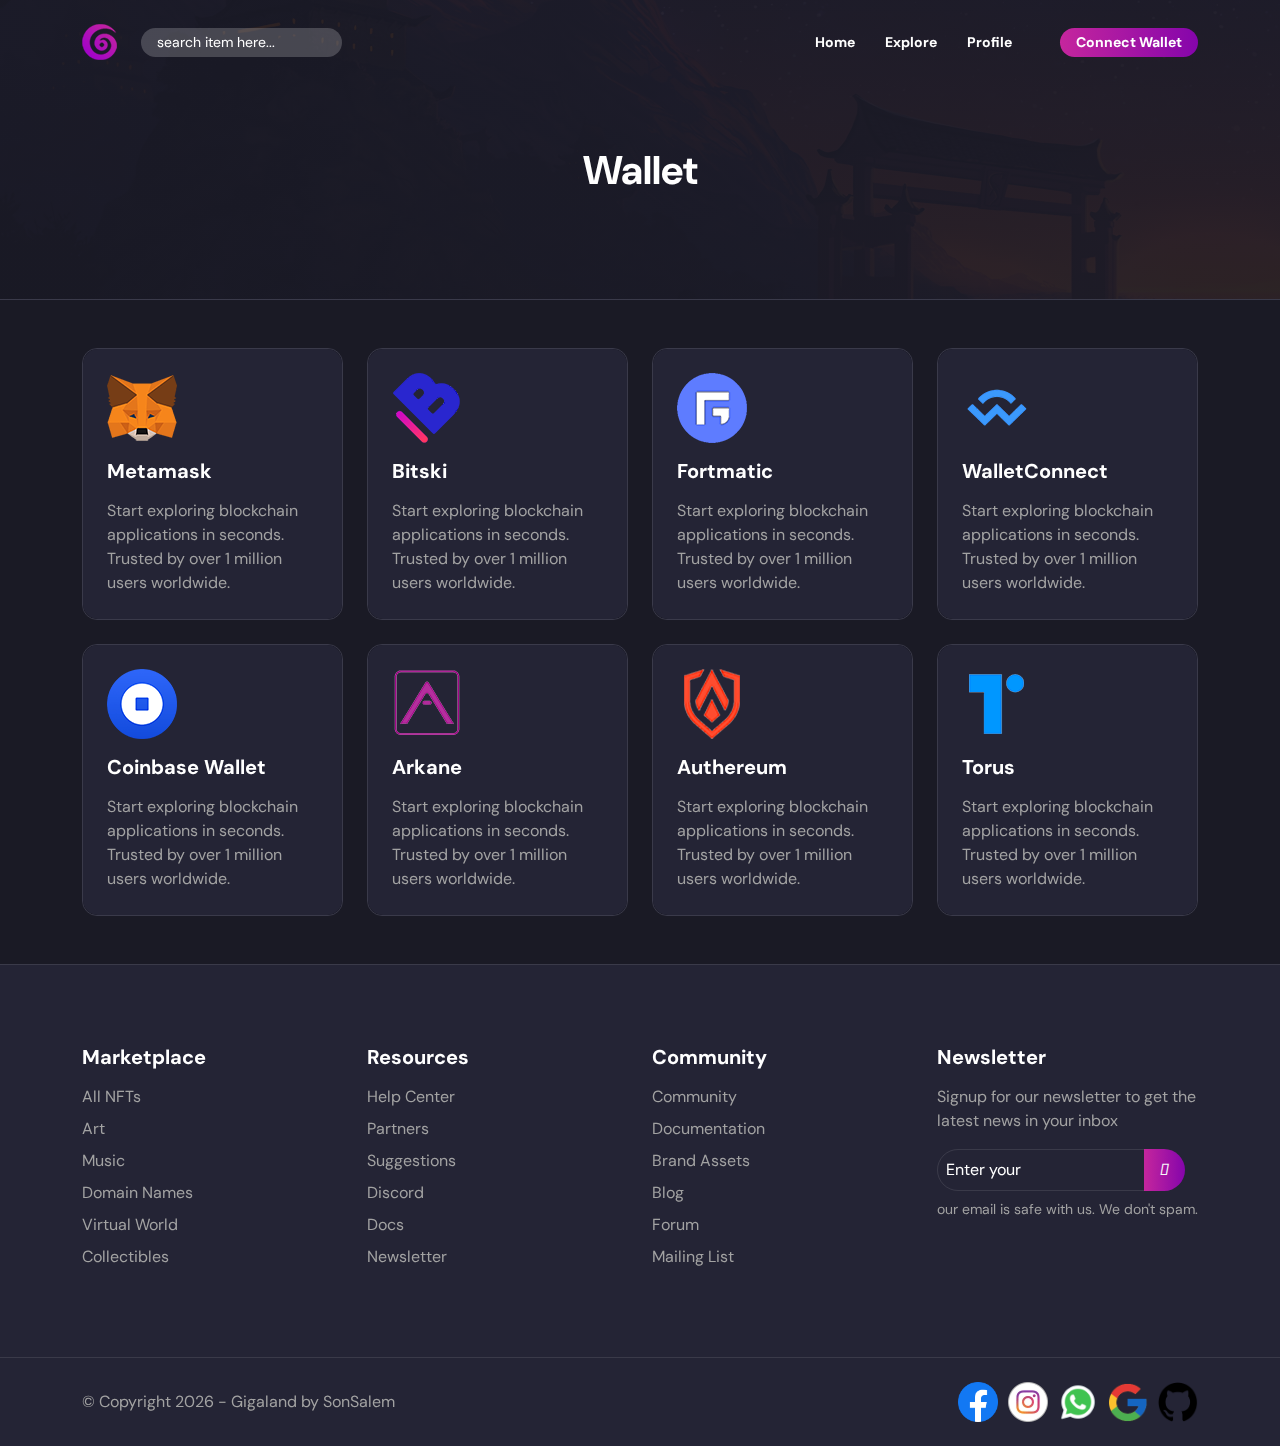
<file: wallat.html>
<!DOCTYPE html>
<html lang="en">
  <head>
    <meta charset="UTF-8">
    <meta name="viewport" content="width=device-width, initial-scale=1.0">
    <!-- FavIcon -->
    <link rel="icon" href="img/logo.png">
    <!-- Google Fonts -->
    <link rel="preconnect" href="https://fonts.googleapis.com">
    <link rel="preconnect" href="https://fonts.gstatic.com" crossorigin>
    <link href="https://fonts.googleapis.com/css2?family=DM+Sans:ital,opsz,wght@0,9..40,100;0,9..40,200;0,9..40,300;0,9..40,400;0,9..40,500;0,9..40,600;0,9..40,700;0,9..40,800;0,9..40,900;0,9..40,1000;1,9..40,100;1,9..40,200;1,9..40,300;1,9..40,400;1,9..40,500;1,9..40,600;1,9..40,700;1,9..40,800;1,9..40,900&display=swap" rel="stylesheet">
    <!-- Font Awesome Libaray -->
    <link rel="stylesheet" href="css/fontawesome.css">
    <link rel="stylesheet"  href="https://site-assets.fontawesome.com/releases/v6.5.1/css/all.css">
    <!-- Owl Carousel Library -->
    <link rel="stylesheet" href="css/owl.carousel.min.css">
    <!-- Animation Library -->
    <link rel="stylesheet" href="css/animated.css">
    <link rel="stylesheet" href="https://cdnjs.cloudflare.com/ajax/libs/animate.css/4.1.1/animate.min.css"/>
    <!-- Bootstrap Library -->
    <link rel="stylesheet" href="css/bootstrap.min.css">
    <!-- Mian CSS File -->
    <link rel="stylesheet" href="css/gigaland.css">
    <!-- Title Of Page -->
    <title>Gigland</title>
  </head>
  <body>
    <!-- Start Loading -->
    <div class="loading position-fixed w-100 h-100 top-0 start-0 d-flex align-items-center justify-content-center t-duration">
      <svg class="progress-ring wow rotateIn" width="120" height="120">
        <circle class="progress-ring__circle" stroke="var(--main-color)" stroke-width="4" fill="transparent" r="52" cx="60" cy="60"/>
      </svg>
    </div>
    <!-- End Loading -->
    <!-- Start Nav -->
    <nav class="fixed-top py-4 t-duration">
      <div class="container d-flex flex-wrap">
        <div class="logo d-flex align-items-center ">
          <div class="image">
            <img src="img/logo.png" alt="logo" class="img-fluid">
          </div>
        </div>
        <ul class="links d-flex gap-30 align-items-center me-5 t-duration flex-grow-1">
          <form action="search.html" method="get" class="search  d-md-block me-auto">
            <input class="rounded-5 ms-md-4 t-duration py-1 px-3 text-light" type="search" name="searchNav" id="searchNav" placeholder="search item here...">
          </form>
          <li><a class="position-relative" href="index.html">Home</a></li>
          <li><a class="position-relative" href="explore.html">Explore</a></li>
          <li><a class="position-relative" href="profile.html">Profile</a></li>
        </ul>
        <div class="menu-tog d-flex align-items-center ms-auto">
          <a class="bg-grad py-1 px-3 rounded-5 position-relative but-hover t-duration me-4 me-md-0" href="wallat.html">Connect Wallet</a>
          <div class="menu-toggle lead pointer d-md-none">
            <i class="fa-solid fa-bars"></i>
          </div>
        </div>
      </div>
    </nav>
    <!-- Start Nav -->
    <!-- Start Landing -->
    <div class="landProfile d-flex align-items-center justify-content-center pt-5">
      <div class="container text-center">
        <h1 class="fw-bold">Wallet</h1>
      </div>
    </div>
    <!-- End Landing -->
    <!-- Start WalletPage -->
    <div class="walletPage py-4 mt-4">
      <div class="container">
        <div class="row">
          <div class="col-lg-3 col-md-6 mb-4 wow zoomIn">
            <div class="box main-rad pointer bord-main">
              <div class="inner main-rad p-4 t-duration">
                <div class="image mb-3">
                  <img src="img/1.png" alt="Wallat">
                </div>
                <h5 class="title fw-bold lead mb-3">Metamask</h5>
                <div class="c-gray">Start exploring blockchain applications in seconds. Trusted by over 1 million users worldwide.</div>
              </div>
            </div>
          </div>
          <div class="col-lg-3 col-md-6 mb-4 wow zoomIn">
            <div class="box main-rad pointer bord-main">
              <div class="inner main-rad p-4 t-duration">
                <div class="image mb-3">
                  <img src="img/2.png" alt="Wallat">
                </div>
                <h5 class="title fw-bold lead mb-3">Bitski</h5>
                <div class="c-gray">Start exploring blockchain applications in seconds. Trusted by over 1 million users worldwide.</div>
              </div>
            </div>
          </div>
          <div class="col-lg-3 col-md-6 mb-4 wow zoomIn">
            <div class="box main-rad pointer bord-main">
              <div class="inner main-rad p-4 t-duration">
                <div class="image mb-3">
                  <img src="img/3.png" alt="Wallat">
                </div>
                <h5 class="title fw-bold lead mb-3">Fortmatic</h5>
                <div class="c-gray">Start exploring blockchain applications in seconds. Trusted by over 1 million users worldwide.</div>
              </div>
            </div>
          </div>
          <div class="col-lg-3 col-md-6 mb-4 wow zoomIn">
            <div class="box main-rad pointer bord-main">
              <div class="inner main-rad p-4 t-duration">
                <div class="image mb-3">
                  <img src="img/4.png" alt="Wallat">
                </div>
                <h5 class="title fw-bold lead mb-3">WalletConnect</h5>
                <div class="c-gray">Start exploring blockchain applications in seconds. Trusted by over 1 million users worldwide.</div>
              </div>
            </div>
          </div>
          <div class="col-lg-3 col-md-6 mb-4 wow zoomIn">
            <div class="box main-rad pointer bord-main">
              <div class="inner main-rad p-4 t-duration">
                <div class="image mb-3">
                  <img src="img/5.png" alt="Wallat">
                </div>
                <h5 class="title fw-bold lead mb-3">Coinbase Wallet</h5>
                <div class="c-gray">Start exploring blockchain applications in seconds. Trusted by over 1 million users worldwide.</div>
              </div>
            </div>
          </div>
          <div class="col-lg-3 col-md-6 mb-4 wow zoomIn">
            <div class="box main-rad pointer bord-main">
              <div class="inner main-rad p-4 t-duration">
                <div class="image mb-3">
                  <img src="img/6.png" alt="Wallat">
                </div>
                <h5 class="title fw-bold lead mb-3">Arkane</h5>
                <div class="c-gray">Start exploring blockchain applications in seconds. Trusted by over 1 million users worldwide.</div>
              </div>
            </div>
          </div>
          <div class="col-lg-3 col-md-6 mb-4 wow zoomIn">
            <div class="box main-rad pointer bord-main">
              <div class="inner main-rad p-4 t-duration">
                <div class="image mb-3">
                  <img src="img/7.png" alt="Wallat">
                </div>
                <h5 class="title fw-bold lead mb-3">Authereum</h5>
                <div class="c-gray">Start exploring blockchain applications in seconds. Trusted by over 1 million users worldwide.</div>
              </div>
            </div>
          </div>
          <div class="col-lg-3 col-md-6 mb-4 wow zoomIn">
            <div class="box main-rad pointer bord-main">
              <div class="inner main-rad p-4 t-duration">
                <div class="image mb-3">
                  <img src="img/8.png" alt="Wallat">
                </div>
                <h5 class="title fw-bold lead mb-3">Torus</h5>
                <div class="c-gray">Start exploring blockchain applications in seconds. Trusted by over 1 million users worldwide.</div>
              </div>
            </div>
          </div>
        </div>
      </div>
    </div>
    <!-- End WalletPage -->
    <!-- Start Footer -->
    <footer class="bg-sec-dark">
      <div class="container">
        <div class="row">
          <div class="col-lg-3 col-md-6">
            <h5 class="headLinks fw-bold mb-3">Marketplace</h5>
            <ul>
              <li><a href="#" class="c-gray c-primary-hover mb-2">All NFTs</a></li>
              <li><a href="#" class="c-gray c-primary-hover mb-2">Art</a></li>
              <li><a href="#" class="c-gray c-primary-hover mb-2">Music</a></li>
              <li><a href="#" class="c-gray c-primary-hover mb-2">Domain Names</a></li>
              <li><a href="#" class="c-gray c-primary-hover mb-2">Virtual World</a></li>
              <li><a href="#" class="c-gray c-primary-hover mb-2">Collectibles</a></li>
            </ul>
          </div>
          <div class="col-lg-3 col-md-6">
            <h5 class="headLinks fw-bold mb-3">Resources</h5>
            <ul>
              <li><a href="#" class="c-gray c-primary-hover mb-2">Help Center</a></li>
              <li><a href="#" class="c-gray c-primary-hover mb-2">Partners</a></li>
              <li><a href="#" class="c-gray c-primary-hover mb-2">Suggestions</a></li>
              <li><a href="#" class="c-gray c-primary-hover mb-2">Discord</a></li>
              <li><a href="#" class="c-gray c-primary-hover mb-2">Docs</a></li>
              <li><a href="#" class="c-gray c-primary-hover mb-2">Newsletter</a></li>
            </ul>
          </div>
          <div class="col-lg-3 col-md-6">
            <h5 class="headLinks fw-bold mb-3">Community</h5>
            <ul>
              <li><a href="#" class="c-gray c-primary-hover mb-2">Community</a></li>
              <li><a href="#" class="c-gray c-primary-hover mb-2">Documentation</a></li>
              <li><a href="#" class="c-gray c-primary-hover mb-2">Brand Assets</a></li>
              <li><a href="#" class="c-gray c-primary-hover mb-2">Blog</a></li>
              <li><a href="#" class="c-gray c-primary-hover mb-2">Forum</a></li>
              <li><a href="#" class="c-gray c-primary-hover mb-2">Mailing List</a></li>
            </ul>
          </div>
          <div class="col-lg-3 col-md-6">
            <h5 class="headLinks fw-bold mb-3">Newsletter</h5>
            <div class="c-gray c-primary-hover mb-3">Signup for our newsletter to get the latest news in your inbox</div>
            <div class="input-group mb-2">
              <input type="text" class="foem-control bg-transparent border-w p-2" placeholder="Enter your">
              <div class="input-group-text ps-3 pe-3 bg-grad border-0 text-light pointer">
                <i class="fa-thin fa-arrow-right"></i>
              </div>
            </div>
            <div class="c-gray fs-14">our email is safe with us. We don't spam.</div>
          </div>
        </div>
      </div>
      <div class="copyr py-4">
        <div class="container d-flex justify-content-between align-items-center">
          <div class="c-gray">© Copyright <span class="staticYear"></span> - Gigaland by SonSalem</div>
          <ul class="links d-flex gap-10 align-items-center">
            <a href="https://www.facebook.com/profile.php?id=61553863762148">
              <img src="img/FaceBook.png" alt="image">
            </a>
            <a href="https://www.instagram.com/salemmamdouh77/">
              <img src="img/insta.webp" alt="image">
            </a>
            <a href="https://wa.me/201556617801">
              <img src="img/Whatsapp.png" alt="image">
            </a>
            <a href="mailto:salemmamdouh77777@gmail.com">
              <img src="img/Google.png" alt="image">
            </a>
            <a href="https://github.com/sonsalem">
              <img src="img/github.png" alt="image">
            </a>
          </ul>
        </div>
      </div>
    </footer>
    <!-- End Footer -->
  <!-- Popper -->
  <script src="js/popper.min.js"></script>
  <!-- JQueray Libraray -->
  <script src="js/jquery.min.js"></script>
  <!-- Owl Carousel Library -->
  <script src="js/owl.carousel.min.js"></script>
  <!-- Animation Libaray And WOW -->
  <script src="js/animation.js"></script>
  <script src="js/wow.min.js"></script>
  <script>new WOW().init();</script>
  <!-- Bootstrap Library -->
  <script src="js/bootstrap.min.js"></script>
  <!-- Main JS File -->
  <script src="js/gigaland.js"></script>
  </body>
</html>
</file>
<file: css/gigaland.css>
/* Start Var */
:root {
  --main-color: #c5269d;
  --main-sec-color: #8505ab;
  --dark: #1A1A25;
  --sec-dark: #242435;
  --gray-color: #a2a2a2;
  --grad: linear-gradient(to right, var(--main-color) 0%, var(--main-sec-color) 100%);
  --main-duration: .6s;
  --main-radouies: 15px;
}
/* End Var */
/* Start Components */
.t-duration {
  transition: var(--main-duration);
  -webkit-transition: var(--main-duration);
}
.pointer {
  cursor: pointer;
}
.c-gray {
  color: var(--gray-color);
}
.c-primary {
  color: var(--main-color);
}
.c-primary-hover:hover {
  color: var(--main-color);
}
.bg-grad {
  background: var(--grad);
}
.bg-sec-dark {
  background: var(--sec-dark);
}
.but-hover:hover {
  box-shadow: 2px 2px 20px 0px rgb(197, 38, 157, .5);
}
.bord-main {
  border: 1px solid #3a3a4a;
}
.main-rad {
  border-radius: var(--main-radouies);
}
.border-w {
  border: 1px solid rgba(255, 255, 255, .1) !important;
}
.gap-30 {
  gap: 30px;
}
.fs-14 {
  font-size: 14px;
}
.fw-bold {
  font-weight: bold;
}
h2 {
  font-weight: 900;
}
.obj-cover {
  object-fit: cover;
}
.pt-100 {
  padding-top: 100px;
}
.heading::before {
  content: "";
  position: absolute;
  left: 50%;
  bottom: 0;
  translate: -50% var(--main-radouies);
  width: 60px;
  height: 2px;
  background: var(--grad);
}
.circle-person {
  width: 50px;
  height: 50px;
}
.circle-person:hover img {
  padding: 4px;
}
.circle-person .right {
  width: var(--main-radouies);
  height: var(--main-radouies);
  padding: 2px;
  font-size: 12px;
  right: 0;
  bottom: 0;
}
/* End Components */
/* Start Global Ruls */
* {
  box-sizing: border-box;
  -webkit-box-sizing: border-box;
  -moz-box-sizing: border-box;
}
body {
  font-family: 'DM Sans', sans-serif;
  background-color: var(--dark);
  color: #fff;
  overflow-x: hidden;
}
ul {
  list-style: none;
  padding: 0 !important;
  margin: 0 !important;
}
a {
  display: block;
  text-decoration: none;
  width: fit-content;
  color: var(--c-color);
  transition: var(--main-duration);
}
a:hover {
  color: inherit;
}
select,
input {
  border: none !important;
}
select,
input:focus {
  box-shadow: none !important;
}
input::placeholder {
  color: #fff;
}
input:focus {
  outline: 4px solid #63047f;
}
::-webkit-scrollbar {
  width: 7.5px;
  scrollbar-width: thin;
}
::-webkit-scrollbar-track {
  background: var(--dark);
}
::-webkit-scrollbar-thumb {
  background: linear-gradient(to bottom, var(--main-color) 0%, var(--main-sec-color) 100%);
}
::-webkit-scrollbar-corner {
  display: none;
}
::selection {
  background-color: var(--main-color);
  color: var(--dark);
}
/* End Global Ruls */
/* Start NavBAr */
nav.active {
  box-shadow: 0 4px 20px 0 rgba(10, 10, 10, .8);
  background-color: rgba(20, 20, 31, .9);
}
nav .container .search input {
  background-color: rgba(255, 255, 255, .2);
}
nav .container .links,
nav .container .menu-tog {
  font-size: 14px;
  font-weight: 700;
}
nav .container .links a::before {
  content: "";
  position: absolute;
  bottom: -2px;
  left: 0;
  width: 0%;
  height: 2px;
  transition: var(--main-duration) ease-out;
  background: var(--grad);
}
nav .container .links a:hover::before {
  width: 100%;
}
@media (width < 767px) {
  nav .container .links {
    flex-basis: 100%;
    order: 10;
    flex-direction: column;
    margin: 20px 0 00 !important;
    align-items: flex-start !important;
    gap: 0;
    height: 0px;
    overflow: hidden;
  }
  nav.show {
    background-color: var(--dark);
  }
  nav.show .container .links {
    height: 230px;
  }
  nav .container .links li {
    width: 100%;
  }
  nav .container .links li a {
    border-bottom: 1px solid rgba(255, 255, 255, .1);
    padding: 20px 0;
    width: 100%;
  }
  nav .container .search {
    width: 100%;
  }
  nav .container .search input {
    width: 100%;
    padding: 10px !important;
    border-radius: 10px;
    border: 2px solid #3a3a4a !important;
    background: linear-gradient(var(--dark), var(--dark)) padding-box,
    linear-gradient(160deg, var(--main-color), var(--main-sec-color)) border-box;
    border-radius: var(--main-radouies) !important;
  }
  nav .container .search input:focus {
    border-color: transparent !important;
    outline: 0;
    box-shadow: 0 4px 20px 0 rgba(10, 10, 10, .8) !important;
  }
}
/* ENd NavBAr */
/* Start Landing */
.landing {
  background: url(../img/bg.jpg) center center / cover no-repeat;
  min-height: 100vh;
}
.landing .row .tit,
.landing .row .dec {
  font-size: 18px;
}
.landing .row .headline {
  font-size: 3.5rem;
  font-weight: 700;
  line-height: 1.2;
}
/* End Landing */
/* Start Wallet */
.wallet .container .box {
  background: var(--grad);
  height: 170px;
  border-radius: var(--main-radouies);
}
.wallet .container .box::before {
  content: "";
  position: absolute;
  left: 0;
  top: 0;
  width: 100%;
  height: 100%;
  z-index: -1;
  border-radius: var(--main-radouies);
  transition: var(--main-duration);
  background: rgba(255, 255, 255, 10%);
}
.wallet .container .box:hover::before {
  background: transparent;
  scale: 1.18;
}
.wallet .container .box .box-inner {
  background: var(--sec-dark);
  border-radius: var(--main-radouies);
  box-shadow: 1px 1px 8px 1px rgba(0, 0, 0, 0.3);
  transform-style: preserve-3d;
  transform: perspective(1000px);
}
.wallet .container .box:hover .box-inner {
  background: transparent;
}
.wallet .container .box:hover .box-inner .image,
.wallet .container .box:hover .box-inner span {
  transform: translateZ(150px);
}
/* End Wallet */
/* Start Items */
.items {
  transition: var(--main-duration);
}
.owl-stage {
  transition: 1s !important;
}
.items .love {
  font-size: 12px;
}
.items .love i:hover,
.items .love i.active {
  color: var(--main-color);
}
.items .share {
  background: #00000035;
  backdrop-filter: blur(5px);
  opacity: 0;
}
.items .share.active {
  opacity: 1;
}
.items .share .link {
  border: 1px solid rgba(255, 255, 255, .3);
}
.items .share img {
  width: 25px;
}
.items .share .link:hover {
  border-color: transparent;
  background: var(--grad);
}
.items .share .links {
  gap: 10px;
}
.items .circle-person {
  top: 0;
  left: 0;
  translate: 0% -50%;
}
.items .image img {
  aspect-ratio: 1;
  object-fit: cover;
}
.items.hot .circle-person {
  translate: 0% 0%;
  margin-top: -25px;
}
.items.hot .image img {
  height: 150px;
}
.items .owl-prev,
.items .owl-next {
  cursor: pointer;
  position: absolute;
  top: 50%;
  left: 0;
  translate: -50% -50%;
  z-index: 100;
  width: 45px;
  height: 45px;
  background: var(--dark) !important;
  border: 1px solid rgba(255, 255, 255, .1) !important;
  border-radius: 50%;
  transition: var(--main-duration);
}
.items .owl-next {
  left: unset;
  right: 0;
  translate: 50% -50%;
}
@media (width < 576px) {

  .items .owl-prev,
  .items .owl-next {
    translate: 0 -50%;
  }
}
.items .owl-prev:hover,
.items .owl-next:hover {
  scale: 1.1;
  box-shadow: 0 4px 20px 0 rgba(10, 10, 10, .8);
}
/* ENd Items */
/* Start Create Seller */
.creatSeller .container .box {
  border: solid 1px rgba(255, 255, 255, .1);
}
.creatSeller .container .box .ico {
  width: 56px;
  height: 56px;
  font-size: 30px;
}
/* End Create Seller */
/* Start Collections */
.collections .container .box:hover img {
  scale: 1.2;
}
.collections .container .box img {
  aspect-ratio: 1;
  object-fit: cover;
}
.collections .container .box h5+span {
  color: rgba(255, 255, 255, .5);
}
.collections .container .owl-next,
.collections .container .owl-prev {
  cursor: pointer;
  position: absolute;
  top: 50%;
  left: 0;
  translate: -30px -50%;
  z-index: 100;
  width: 60px;
  height: 60px;
  background: #fff !important;
  color: #000 !important;
  border-radius: 50%;
  transition: var(--main-duration);
  opacity: 0;
}
.collections .container .owl-collec:hover .owl-next,
.collections .container .owl-collec:hover .owl-prev {
  opacity: 1;
}
.collections .container .owl-next {
  left: unset;
  right: 0;
  translate: 30px -50%;
}
.collections .container .owl-prev span {
  margin-left: 20px;
}
.collections .container .owl-next span {
  margin-right: 20px;
}
.collections .container .order {
  font-size: 40px;
  background: -webkit-linear-gradient(rgba(255, 255, 255, 1), rgba(255, 255, 255, 0));
  -webkit-background-clip: text;
  -webkit-text-fill-color: transparent;
  font-weight: 700;
  width: 30px;
}
/* End Collections */
/* Start Store */
.stroe .container .wedgits {
  position: sticky;
  top: 100px;
}
.stroe .container .wedgit {
  box-shadow: 0 4px 20px 0 rgba(10, 10, 10, .8);
}
.stroe .container .wedgit .head {
  border-top-right-radius: var(--main-radouies);
  border-top-left-radius: var(--main-radouies);
}
.stroe .container .wedgit .head::before {
  content: "";
  position: relative;
  border: 8px solid transparent;
  display: inline-block;
  border-color: transparent transparent transparent var(--main-color);
  border-radius: 3px;
}
.stroe .container .wedgit .body {
  border-bottom-right-radius: var(--main-radouies);
  border-bottom-left-radius: var(--main-radouies);
}
.stroe .container .wedgit .image img {
  width: 80px;
  height: 80px;
  object-fit: cover;
}
.stroe .container .pagination .pagina {
  transition: var(--main-duration);
}
.hideAnimate {
  top: 0;
  position: absolute;
  z-index: -1;
  opacity: 0;
  translate: 0 -50px;
}
.stroe .container .pagination-list {
  gap: 10px;
  display: flex;
  align-items: center;
  justify-content: center;
}
.stroe .container .pagination-list .pagination-num {
  display: flex;
  align-items: center;
  justify-content: center;
  width: 50px;
  height: 50px;
  background: linear-gradient(180deg, var(--sec-dark), var(--dark));
  border: 1px solid rgba(255, 255, 255, .01);
  color: #fff;
  border-radius: 25px;
  cursor: pointer;
  font-weight: bold;
  transition: .3s;
}
.stroe .container .pagination-list .pagination-num:hover {
  box-shadow: 0 4px 20px 0 rgba(10, 10, 10, .8);
}
.stroe .container .pagination-list .pagination-num.active {
  background: linear-gradient(to bottom, var(--main-color), var(--main-sec-color));
  color: var(--dark);
  border-color: transparent;
}
.stroe .container .pagination-list .pagination-num.active:hover {
  box-shadow: 2px 2px 20px 0px rgb(197, 38, 157, .5);
}
/* End Store */
/* Start Landing Search */
.landSearch {
  min-height: 100vh;
  background: linear-gradient(#1a1a25eb, #1a1a25eb), url(../img/searchBg.jpg) center center / cover no-repeat;
}
.landSearch .search input {
  max-width: 800px;
  background-color: #2424357a;
  transition: var(--main-duration);
  outline: 2px solid #62047f78;
}
.landSearch .search input:focus {
  background-color: var(--sec-dark);
  outline: 6px solid #62047ffd;
}
.SearchItems {
  margin-top: -200px;
}
/* End Landing Search */
/* Start Landing Profile */
.landProfile {
  min-height: 300px;
  background: linear-gradient(#1a1a25eb, #1a1a25eb), url(../img/profileBg.jpg) center center / cover no-repeat;
  border-bottom: 1px solid #3a3a4a;
}
.editProf .shuffle-edit .box {
  opacity: .7;
}
.editProf .shuffle-edit .box .inner {
  background: var(--sec-dark);
}
.editProf .shuffle-edit .box.active {
  opacity: 1;
}
.editProf .shuffle-edit .box.active .inner {
  background: transparent;
}
.editProf .formdata input {
  border: 2px solid #3a3a4a !important;
  background: linear-gradient(var(--dark), var(--dark)) padding-box,
  linear-gradient(160deg, var(--main-color), var(--main-sec-color)) border-box;
}
.editProf .formdata input::placeholder {
  font-size: 14px;
}
.editProf .formdata input:focus {
  border-color: transparent !important;
  outline: 0;
  box-shadow: 0 4px 20px 0 rgba(10, 10, 10, .8) !important;
}
.editProf .shuffle-content.hideAnimate {
  translate: 0 50px;
}
.editProf .proImage  {
  width: 200px; height: 200px;
}
.editProf .proImage svg {
  translate: -50% -50%;
  opacity: 0;
}
.editProf .proImage::before {
  content: "";
  position: absolute;
  width: 100%; height: 100%;
  left: 50%; top: 50%;
  translate: -50% -50%;
  background: transparent;
  transition: var(--main-duration);
}
.editProf .proImage.animtionWork::before {
  background: var(--dark);
}
.editProf .proImage.animtionWork svg {
  opacity: 1;
}
.editProf .proImage.animtionWork img {
  opacity: 0;
}
.editProf .proImage + input {
  display: none;
}
.editProf .proBanner {
  object-fit: cover;
  width: 300px; height: 150px;
}
.toggle-check {
  position: relative;
  height: 20px; min-width: 40px;
  border-radius: 40px;
  background-color: rgba(255, 255, 255, .1);
  transition: 200ms;
}
.toggle-check.active {
  background-color: var(--main-color);
}
.toggle-check::after {
  content: " ";
  transition: 200ms;
  position: absolute;
  height: 14px; width: 14px;
  border-radius: 50%;
  background-color: white;
  top: 3px;
  left: 3px;
}
.toggle-check.active::after {
  left: 23px;
}
/* End Landing Profile */
/* Start walletPage */
.walletPage .box .inner {
  background: var(--sec-dark);
}
.walletPage .box:hover .inner {
  background: var(--dark);
}
/* End walletPage */
/* Start Footer */
footer,
footer .copyr {
  border-top: 1px solid rgba(255, 255, 255, .1);
}
footer>.container {
  padding-top: 80px;
  padding-bottom: 80px;
}
footer .input-group input {
  border-top-left-radius: 50px;
  border-bottom-left-radius: 50px;
}
footer .input-group .input-group-text {
  border-top-right-radius: 50px;
  border-bottom-right-radius: 50px;
}
footer .links {
  gap: 10px;
}
footer .links img {
  width: 40px;
  height: 40px;
}
/* End Footer */
/* Start Loading */
.loading {
  z-index: 100000000000000000000000000000000000000;
  background-color: #1a1a25;
}
.loading.hide {
  z-index: -1000;
  opacity: 0;
}
.progress-ring {
  animation: circle 2s infinite;
  -webkit-animation: circle 2s infinite;
}
.progress-ring__circle {
  stroke-dasharray: 10 20;
}
/* End Loading */
/* Start Scroll To top */
.scrollTop {
  position: fixed;
  z-index: 10;
  right: 35px;
  bottom: 35px;
  width: 35px;
  height: 35px;
  border-radius: 50%;
  background: var(--grad);
  display: flex;
  align-items: center;
  justify-content: center;
  font-size: 14px;
  translate: 100px 0;
  transition: var(--main-duration);
  cursor: pointer;
}
.scrollTop.show {
  translate: 0;
}
.scrollTop:hover {
  box-shadow: 2px 2px 20px 0px rgb(197, 38, 157, .5);
}
/* End Scroll To top */
@keyframes circle {
  100% {
    rotate: 360deg;
  }
}
</file>
